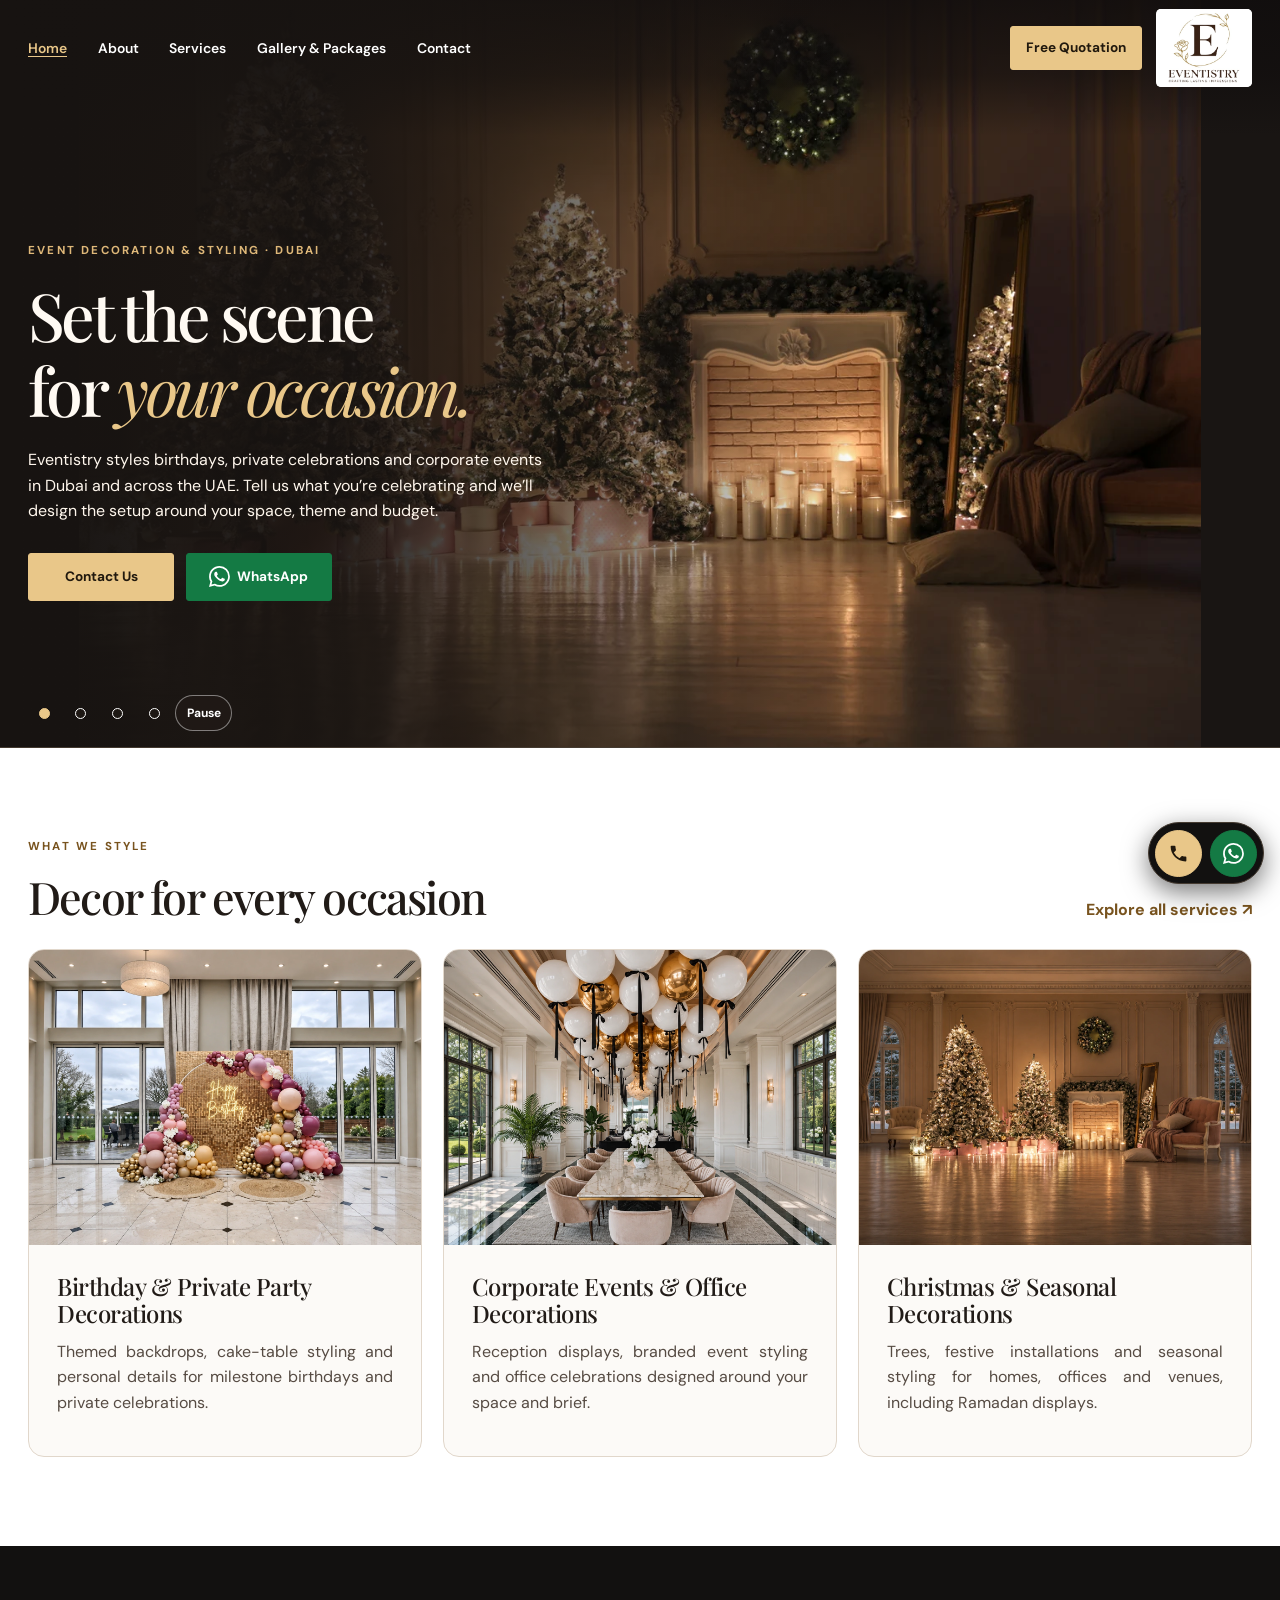
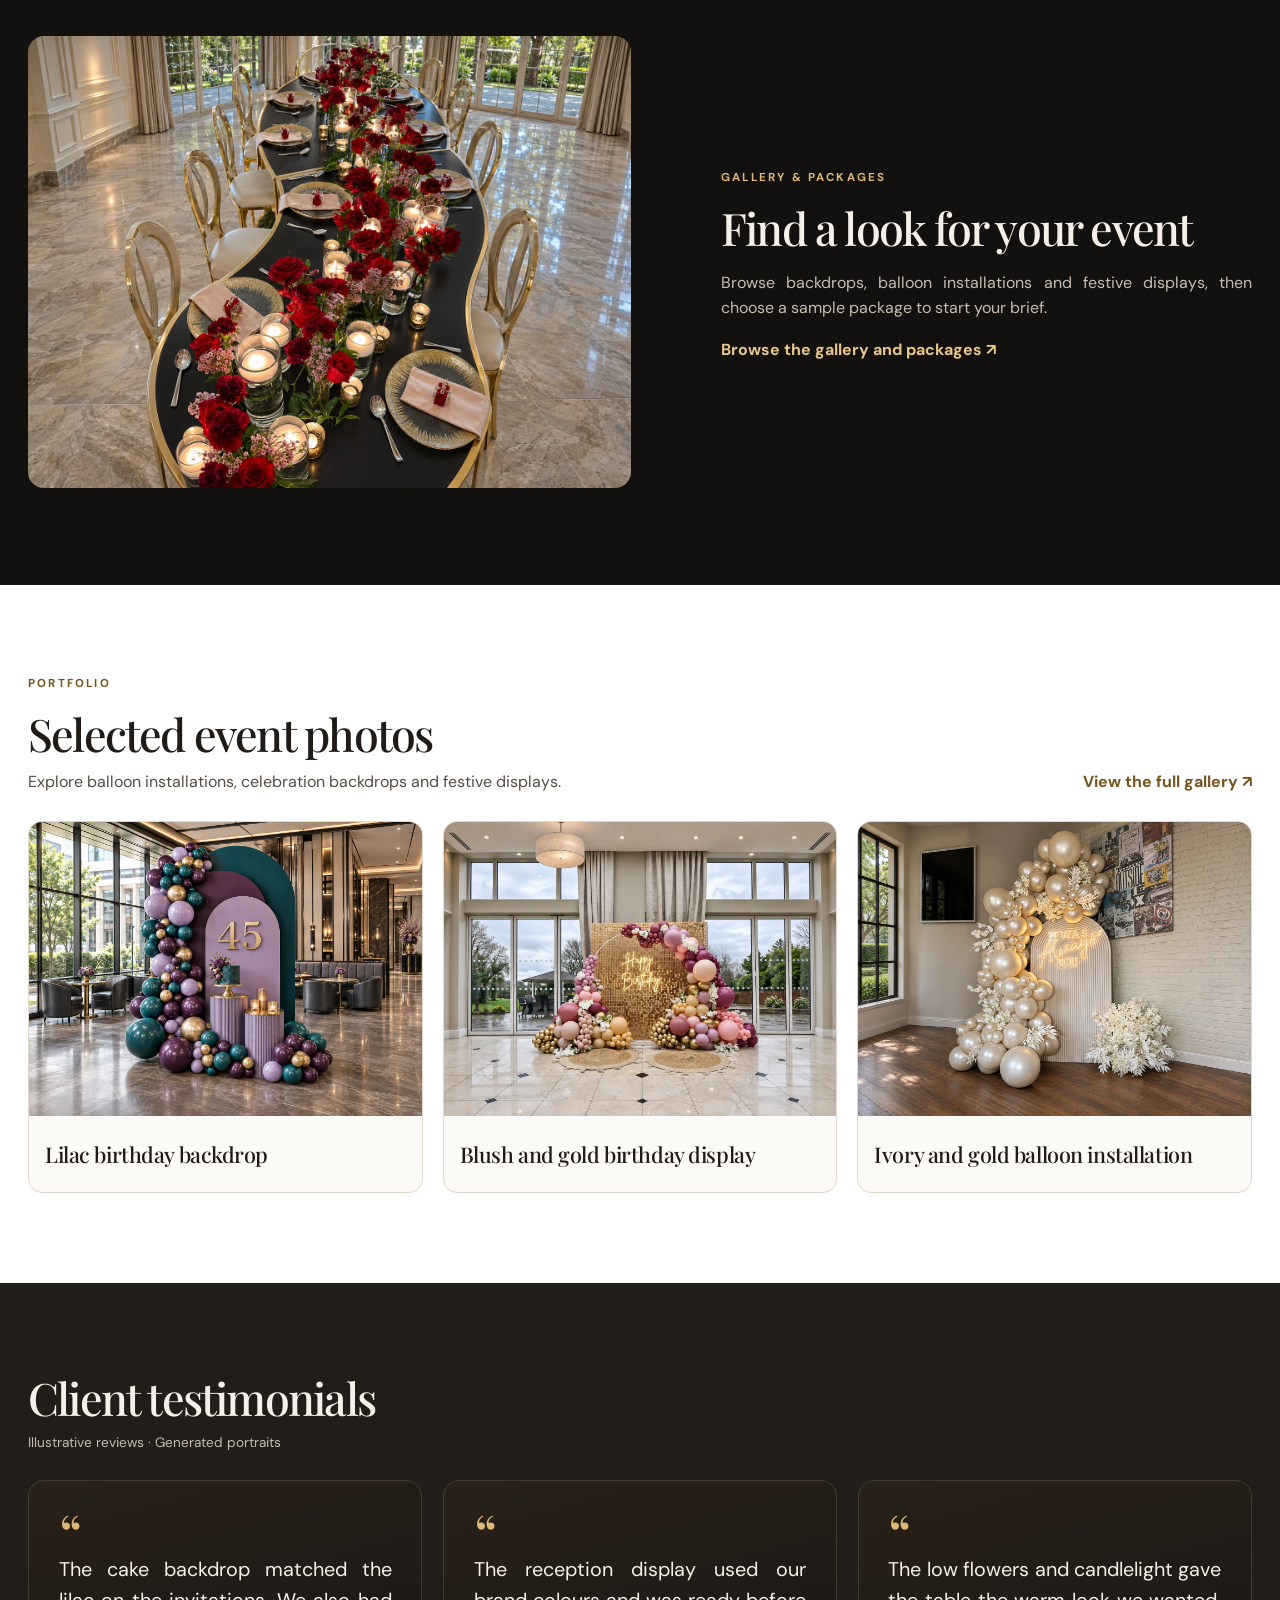
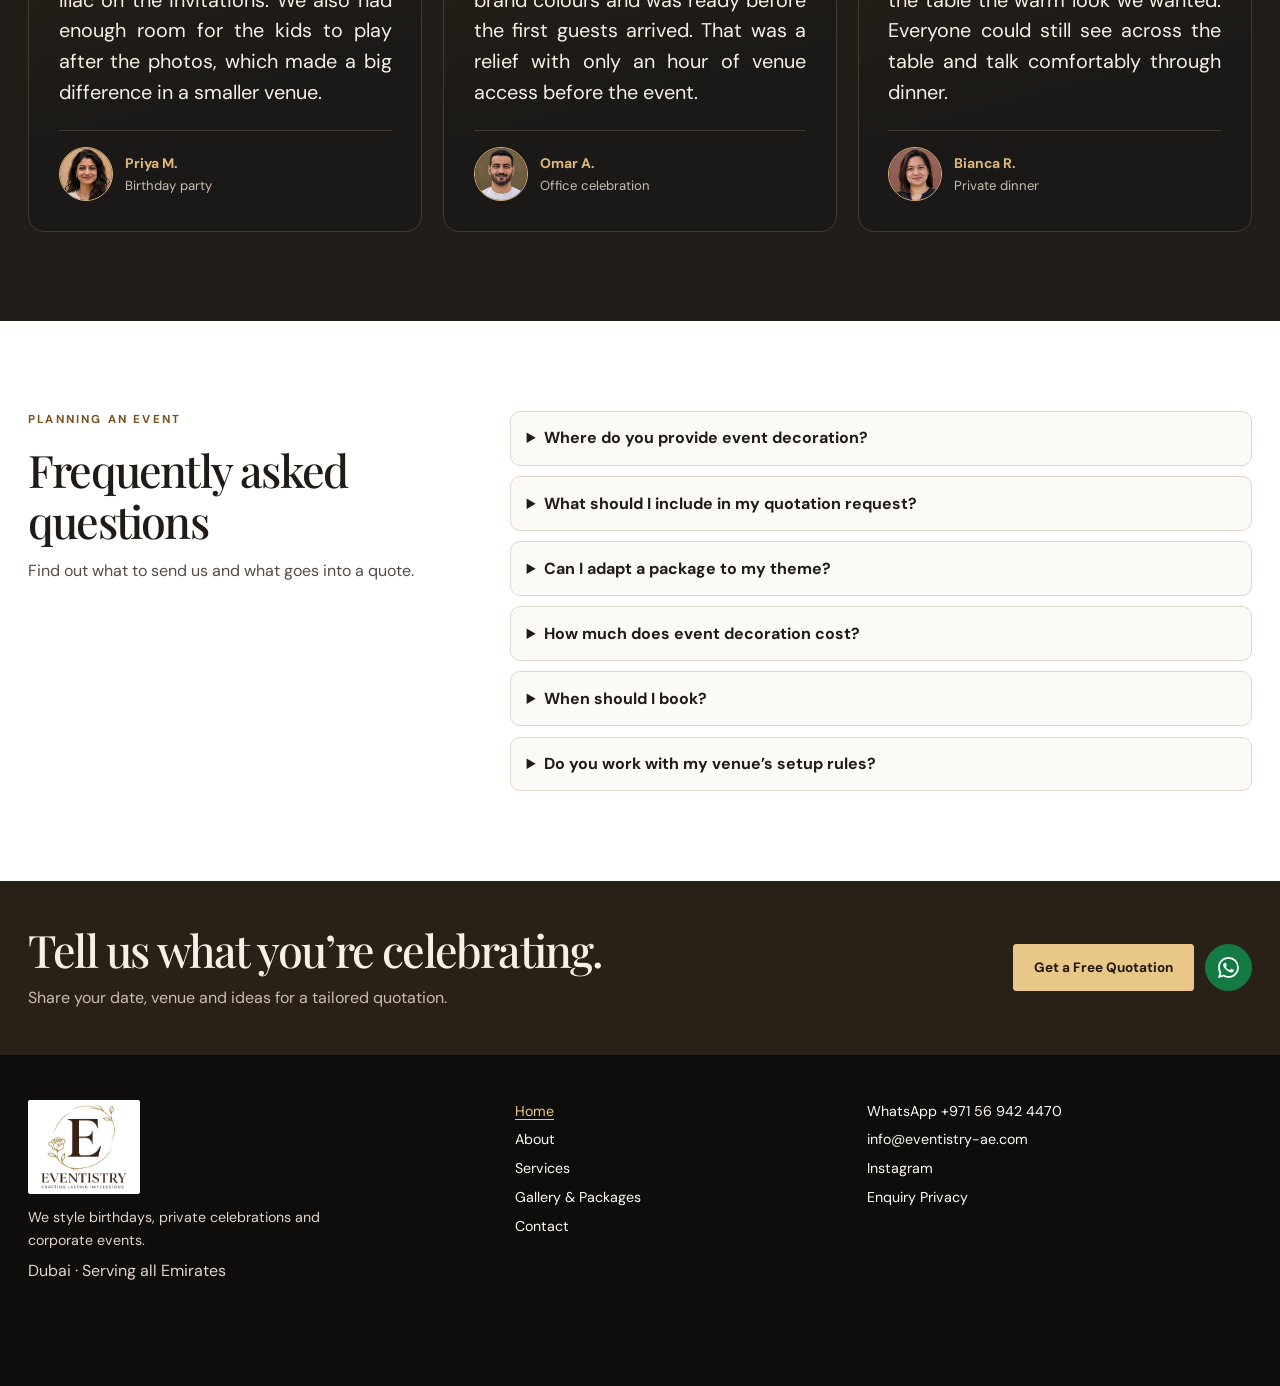
<file: index.html>
<!doctype html>
<html lang="en"><head>
<meta charset="utf-8"><meta name="viewport" content="width=device-width,initial-scale=1">
<title>Event Decoration &amp; Styling in Dubai | Eventistry</title><meta name="description" content="Eventistry designs decorations for birthdays, private celebrations, corporate events and seasonal occasions in Dubai and across the UAE. Request a free quote.">
<meta name="theme-color" content="#121110"><meta name="robots" content="index, follow, max-image-preview:large">
<meta property="og:type" content="website"><meta property="og:site_name" content="Eventistry"><meta property="og:title" content="Event Decoration &amp; Styling in Dubai | Eventistry"><meta property="og:description" content="Eventistry designs decorations for birthdays, private celebrations, corporate events and seasonal occasions in Dubai and across the UAE. Request a free quote."><meta name="twitter:card" content="summary_large_image">

<link rel="icon" href="assets/eventistry-logo.png" type="image/png">
<link rel="preconnect" href="https://fonts.googleapis.com">
<link rel="preconnect" href="https://fonts.gstatic.com" crossorigin>
<link href="https://fonts.googleapis.com/css2?family=DM+Sans:wght@400;500;600;700&family=Playfair+Display:ital,wght@0,400;0,500;0,600;1,400&display=swap" rel="stylesheet">
<link rel="stylesheet" href="css/styles.css?v=24">
<script src="js/site.js?v=8" defer></script>
</head><body class="home-page">
<a class="skip-link" href="#main">Skip to content</a>
<header class="site-header"><div class="shell header-row">
<button type="button" class="menu-toggle" aria-expanded="false" aria-controls="navigation" aria-label="Open menu"><svg viewBox="0 0 24 24" fill="none" stroke="currentColor" stroke-width="1.8" stroke-linecap="round" aria-hidden="true"><path d="M4 6h16M4 12h16M4 18h16"/></svg></button><nav id="navigation" aria-label="Main navigation"><a href="index.html" aria-current="page">Home</a><a href="about.html">About</a><a href="services.html">Services</a><a href="gallery.html">Gallery & Packages</a><a href="contact.html">Contact</a></nav><a class="button" href="contact.html#quotation">Free Quotation</a>
<a class="brand" href="index.html" aria-label="Eventistry home"><img src="assets/eventistry-logo.png" alt="" width="329" height="392"></a>
</div></header>
<main id="main"><section class="hero">
<div class="hero-slides" aria-hidden="true"><picture class="hero-picture is-current" data-slide>
    
    <img src="assets/seasonal.webp" alt="Christmas trees and lights beside a festive fireplace" fetchpriority="high" decoding="async"></picture><picture class="hero-picture hero-picture-portrait" data-slide>
    <source media="(max-width: 620px)" srcset="assets/birthday-45-small.webp">
    <img src="assets/birthday-45.webp" alt="45th birthday backdrop with a gold number and teal and purple balloons" loading="lazy" decoding="async"></picture><picture class="hero-picture" data-slide>
    
    <img src="assets/birthday.webp" alt="Blush and gold display for a private celebration" loading="lazy" decoding="async"></picture><picture class="hero-picture" data-slide>
    
    <img src="assets/corporate.webp" alt="Event table with an overhead balloon installation" loading="lazy" decoding="async"></picture></div>
    <div class="shell hero-controls" aria-label="Banner slideshow" hidden>
    <button type="button" data-slide-button aria-label="Show Christmas trees and lights beside a festive fireplace" aria-pressed="true"></button><button type="button" data-slide-button aria-label="Show 45th birthday backdrop with a gold number and teal and purple balloons" aria-pressed="false"></button><button type="button" data-slide-button aria-label="Show Blush and gold display for a private celebration" aria-pressed="false"></button><button type="button" data-slide-button aria-label="Show Event table with an overhead balloon installation" aria-pressed="false"></button>
    <button type="button" data-slide-pause>Pause</button></div>
<div class="shell hero-inner"><div class="hero-copy"><p class="eyebrow">Event decoration & styling · Dubai</p><h1>Set the scene<br>for <em>your occasion.</em></h1><p>Eventistry styles birthdays, private celebrations and corporate events in Dubai and across the UAE. Tell us what you’re celebrating and we’ll design the setup around your space, theme and budget.</p><div class="actions" data-hero-actions><a class="button" href="tel:+971586629548" aria-label="Contact Us by phone">Contact Us</a><a class="button whatsapp-icon" data-whatsapp href="https://wa.me/971569424470?text=Hello%20Eventistry%2C%20I%20would%20like%20an%20event%20decoration%20quote." aria-label="Chat on WhatsApp" title="Chat on WhatsApp"><svg viewBox="0 0 16 16" aria-hidden="true" fill="currentColor"><path d="M13.601 2.326A7.85 7.85 0 0 0 7.996 0C3.627 0 .068 3.558.064 7.928c0 1.399.366 2.76 1.057 3.965L0 16l4.204-1.102a7.9 7.9 0 0 0 3.788.964h.004c4.37 0 7.928-3.559 7.932-7.928a7.9 7.9 0 0 0-2.327-5.608zM7.996 14.521a6.55 6.55 0 0 1-3.354-.919l-.24-.144-2.493.654.666-2.431-.157-.251a6.57 6.57 0 0 1-1.008-3.502c0-3.632 2.957-6.589 6.59-6.589a6.55 6.55 0 0 1 4.659 1.932 6.56 6.56 0 0 1 1.929 4.662c-.004 3.632-2.961 6.588-6.592 6.588zm3.615-4.917c-.197-.099-1.169-.578-1.351-.644-.181-.066-.313-.099-.445.099-.132.198-.511.643-.626.776-.116.132-.231.149-.429.05-.197-.099-.835-.308-1.59-.981-.588-.524-.985-1.171-1.1-1.369-.115-.198-.012-.305.087-.404.089-.088.197-.231.296-.347.099-.115.132-.197.198-.329.066-.132.033-.248-.017-.347-.049-.099-.445-1.072-.609-1.468-.161-.386-.325-.333-.445-.339l-.38-.007a.73.73 0 0 0-.528.247c-.181.198-.692.677-.692 1.65 0 .973.709 1.914.807 2.046.099.132 1.396 2.132 3.382 2.989.472.204.841.326 1.128.417.474.151.905.13 1.246.079.38-.057 1.169-.479 1.334-.941.165-.462.165-.858.116-.94-.05-.083-.182-.132-.38-.231z"/></svg><span>WhatsApp</span></a></div></div></div>
</section>
<section class="section-light section services-preview"><div class="shell"><div class="section-heading"><div><p class="eyebrow">What we style</p><h2>Decor for every occasion</h2></div><a class="text-link" href="services.html">Explore all services ↗</a></div><div class="card-grid"><article class="service-card"><a data-photo aria-label="Open full photo" href="assets/birthday.webp" class="photo-fill" data-full-photo><img src="assets/birthday-landscape.webp" alt="Birthday &amp; Private Party Decorations" loading="lazy" decoding="async" width="1448" height="1086"></a><div><h3>Birthday &amp; Private Party Decorations</h3><p>Themed backdrops, cake-table styling and personal details for milestone birthdays and private celebrations.</p></div></article><article class="service-card"><a data-photo aria-label="Open full photo" href="assets/corporate.webp" class="photo-fill" data-full-photo><img src="assets/corporate-landscape.webp" alt="Corporate Events &amp; Office Decorations" loading="lazy" decoding="async" width="1448" height="1086"></a><div><h3>Corporate Events &amp; Office Decorations</h3><p>Reception displays, branded event styling and office celebrations designed around your space and brief.</p></div></article><article class="service-card"><a data-photo aria-label="Open full photo" href="assets/seasonal.webp" class="photo-fill" data-full-photo><img src="assets/seasonal-landscape.webp" alt="Christmas &amp; Seasonal Decorations" loading="lazy" decoding="async" width="1448" height="1086"></a><div><h3>Christmas &amp; Seasonal Decorations</h3><p>Trees, festive installations and seasonal styling for homes, offices and venues, including Ramadan displays.</p></div></article></div></div></section>
<section class="section shell gallery-teaser"><div><a data-photo aria-label="Open full photo" href="assets/dinner.webp" class="photo-fill" data-full-photo><img src="assets/dinner-landscape.webp" alt="Layered floral and candlelit event table" loading="lazy" decoding="async" width="1448" height="1086"></a></div><div><p class="eyebrow">Gallery & packages</p><h2>Find a look for your event</h2><p>Browse backdrops, balloon installations and festive displays, then choose a sample package to start your brief.</p><a class="text-link" href="gallery.html">Browse the gallery and packages ↗</a></div></section><div class="section-light"><section class="section shell"><div class="section-heading"><div>
  <p class="eyebrow">Portfolio</p><h2>Selected event photos</h2>
  <p>Explore balloon installations, celebration backdrops and festive displays.</p></div>
  <a class="text-link" href="gallery.html">View the full gallery ↗</a></div>
  <div class="gallery-grid featured-gallery"><figure><a data-photo href="assets/birthday-45.webp"><span class="photo-fill" data-full-photo><img loading="lazy" decoding="async" src="assets/birthday-45-landscape.webp" alt="45th birthday backdrop with teal and purple balloons" width="1448" height="1086"></span></a><figcaption>Lilac birthday backdrop</figcaption></figure><figure><a data-photo href="assets/birthday.webp"><span class="photo-fill" data-full-photo><img loading="lazy" decoding="async" src="assets/birthday-landscape.webp" alt="Blush and gold birthday display" width="1448" height="1086"></span></a><figcaption>Blush and gold birthday display</figcaption></figure><figure><a data-photo href="assets/balloons.webp"><span class="photo-fill" data-full-photo><img loading="lazy" decoding="async" src="assets/balloons-landscape.webp" alt="Ivory and gold balloon installation" width="1448" height="1086"></span></a><figcaption>Ivory and gold balloon installation</figcaption></figure></div></section></div><section class="section services-preview" id="testimonials" aria-labelledby="testimonials-title"><div class="shell">
  <div class="section-heading"><div><h2 id="testimonials-title">Client testimonials</h2><p class="testimonial-note">Illustrative reviews · Generated portraits</p></div></div>
  <div class="testimonial-grid"><figure class="testimonial">
    <span class="testimonial-mark" aria-hidden="true">“</span>
    <blockquote>The cake backdrop matched the lilac on the invitations. We also had enough room for the kids to play after the photos, which made a big difference in a smaller venue.</blockquote>
    <figcaption><img src="assets/review-priya.webp" alt="" loading="lazy" decoding="async" width="54" height="54"><div><strong>Priya M.</strong><span class="testimonial-occasion">Birthday party</span></div></figcaption>
    </figure><figure class="testimonial">
    <span class="testimonial-mark" aria-hidden="true">“</span>
    <blockquote>The reception display used our brand colours and was ready before the first guests arrived. That was a relief with only an hour of venue access before the event.</blockquote>
    <figcaption><img src="assets/review-omar.webp" alt="" loading="lazy" decoding="async" width="54" height="54"><div><strong>Omar A.</strong><span class="testimonial-occasion">Office celebration</span></div></figcaption>
    </figure><figure class="testimonial">
    <span class="testimonial-mark" aria-hidden="true">“</span>
    <blockquote>The low flowers and candlelight gave the table the warm look we wanted. Everyone could still see across the table and talk comfortably through dinner.</blockquote>
    <figcaption><img src="assets/review-bianca.webp" alt="" loading="lazy" decoding="async" width="54" height="54"><div><strong>Bianca R.</strong><span class="testimonial-occasion">Private dinner</span></div></figcaption>
    </figure></div>
  </div></section><div class="section-light"><section class="section shell faq-layout"><div><p class="eyebrow">Planning an event</p><h2>Frequently asked questions</h2><p>Find out what to send us and what goes into a quote.</p></div>
  <div class="faq-list"><details><summary>Where do you provide event decoration?</summary><p>We style events in Dubai and across the UAE. Include your venue or area when you request a quote so we can confirm availability and setup details.</p></details><details><summary>What should I include in my quotation request?</summary><p>Share the date, location, occasion, estimated budget and any colours or themes you have in mind. You can attach reference photos to the form or share them on WhatsApp.</p></details><details><summary>Can I adapt a package to my theme?</summary><p>Yes. Tell us which package you like and which elements you want to add or change. We’ll confirm the scope and price in your quotation.</p></details><details><summary>How much does event decoration cost?</summary><p>The gallery lists celebration package starting prices. The final quote depends on the venue, installation size, materials, custom details and access requirements.</p></details><details><summary>When should I book?</summary><p>Get in touch once you know your date and location. For a last-minute booking, call or WhatsApp us so we can check availability.</p></details><details><summary>Do you work with my venue’s setup rules?</summary><p>Share the venue’s access times, loading instructions and décor restrictions. We’ll discuss the setup plan and any collection requirements as part of your quote.</p></details></div></section></div><section class="callout"><div class="shell callout-row"><div><h2>Tell us what you’re celebrating.</h2><p>Share your date, venue and ideas for a tailored quotation.</p></div><div class="actions"><a class="button" href="contact.html#quotation">Get a Free Quotation</a><a class="button contact-icon whatsapp-icon" data-whatsapp href="https://wa.me/971569424470?text=Hello%20Eventistry%2C%20I%20would%20like%20an%20event%20decoration%20quote." aria-label="Chat on WhatsApp" title="Chat on WhatsApp"><svg viewBox="0 0 16 16" aria-hidden="true" fill="currentColor"><path d="M13.601 2.326A7.85 7.85 0 0 0 7.996 0C3.627 0 .068 3.558.064 7.928c0 1.399.366 2.76 1.057 3.965L0 16l4.204-1.102a7.9 7.9 0 0 0 3.788.964h.004c4.37 0 7.928-3.559 7.932-7.928a7.9 7.9 0 0 0-2.327-5.608zM7.996 14.521a6.55 6.55 0 0 1-3.354-.919l-.24-.144-2.493.654.666-2.431-.157-.251a6.57 6.57 0 0 1-1.008-3.502c0-3.632 2.957-6.589 6.59-6.589a6.55 6.55 0 0 1 4.659 1.932 6.56 6.56 0 0 1 1.929 4.662c-.004 3.632-2.961 6.588-6.592 6.588zm3.615-4.917c-.197-.099-1.169-.578-1.351-.644-.181-.066-.313-.099-.445.099-.132.198-.511.643-.626.776-.116.132-.231.149-.429.05-.197-.099-.835-.308-1.59-.981-.588-.524-.985-1.171-1.1-1.369-.115-.198-.012-.305.087-.404.089-.088.197-.231.296-.347.099-.115.132-.197.198-.329.066-.132.033-.248-.017-.347-.049-.099-.445-1.072-.609-1.468-.161-.386-.325-.333-.445-.339l-.38-.007a.73.73 0 0 0-.528.247c-.181.198-.692.677-.692 1.65 0 .973.709 1.914.807 2.046.099.132 1.396 2.132 3.382 2.989.472.204.841.326 1.128.417.474.151.905.13 1.246.079.38-.057 1.169-.479 1.334-.941.165-.462.165-.858.116-.94-.05-.083-.182-.132-.38-.231z"/></svg></a></div></div></section></main>
<footer class="site-footer"><div class="shell footer-grid"><div><a class="brand footer-brand" href="index.html" aria-label="Eventistry home"><img src="assets/eventistry-logo.png" alt="" width="329" height="392" loading="lazy"></a><p class="footer-description">We style birthdays, private celebrations and corporate events.</p><p>Dubai · Serving all Emirates</p></div><div class="footer-nav"><a href="index.html" aria-current="page">Home</a><a href="about.html">About</a><a href="services.html">Services</a><a href="gallery.html">Gallery & Packages</a><a href="contact.html">Contact</a></div><div class="footer-nav"><a data-whatsapp href="https://wa.me/971569424470">WhatsApp +971 56 942 4470</a><a href="mailto:info@eventistry-ae.com">info@eventistry-ae.com</a><a href="https://www.instagram.com/eventistry_uae/">Instagram</a><a href="privacy.html">Enquiry Privacy</a></div></div></footer>
<aside class="contact-dock" aria-label="Quick contact"><a class="button contact-icon phone-icon" href="tel:+971586629548" aria-label="Call Eventistry" title="Call Eventistry"><svg viewBox="0 0 24 24" aria-hidden="true" fill="currentColor"><path d="M6.6 10.8a15.7 15.7 0 0 0 6.6 6.6l2.2-2.2a1 1 0 0 1 1-.24c1.14.38 2.36.58 3.6.58a1 1 0 0 1 1 1V20a1 1 0 0 1-1 1C10.61 21 3 13.39 3 4a1 1 0 0 1 1-1h3.5a1 1 0 0 1 1 1c0 1.25.2 2.46.58 3.6a1 1 0 0 1-.25 1z"/></svg></a><a class="button contact-icon whatsapp-icon" data-whatsapp href="https://wa.me/971569424470?text=Hello%20Eventistry%2C%20I%20would%20like%20an%20event%20decoration%20quote." aria-label="Chat on WhatsApp" title="Chat on WhatsApp"><svg viewBox="0 0 16 16" aria-hidden="true" fill="currentColor"><path d="M13.601 2.326A7.85 7.85 0 0 0 7.996 0C3.627 0 .068 3.558.064 7.928c0 1.399.366 2.76 1.057 3.965L0 16l4.204-1.102a7.9 7.9 0 0 0 3.788.964h.004c4.37 0 7.928-3.559 7.932-7.928a7.9 7.9 0 0 0-2.327-5.608zM7.996 14.521a6.55 6.55 0 0 1-3.354-.919l-.24-.144-2.493.654.666-2.431-.157-.251a6.57 6.57 0 0 1-1.008-3.502c0-3.632 2.957-6.589 6.59-6.589a6.55 6.55 0 0 1 4.659 1.932 6.56 6.56 0 0 1 1.929 4.662c-.004 3.632-2.961 6.588-6.592 6.588zm3.615-4.917c-.197-.099-1.169-.578-1.351-.644-.181-.066-.313-.099-.445.099-.132.198-.511.643-.626.776-.116.132-.231.149-.429.05-.197-.099-.835-.308-1.59-.981-.588-.524-.985-1.171-1.1-1.369-.115-.198-.012-.305.087-.404.089-.088.197-.231.296-.347.099-.115.132-.197.198-.329.066-.132.033-.248-.017-.347-.049-.099-.445-1.072-.609-1.468-.161-.386-.325-.333-.445-.339l-.38-.007a.73.73 0 0 0-.528.247c-.181.198-.692.677-.692 1.65 0 .973.709 1.914.807 2.046.099.132 1.396 2.132 3.382 2.989.472.204.841.326 1.128.417.474.151.905.13 1.246.079.38-.057 1.169-.479 1.334-.941.165-.462.165-.858.116-.94-.05-.083-.182-.132-.38-.231z"/></svg></a></aside>
<dialog class="lightbox" aria-label="Project photo"><button type="button" class="close-photo" aria-label="Close photo">×</button><img alt=""></dialog>
<script src="js/quote.js" defer></script>
</body></html>
</file>
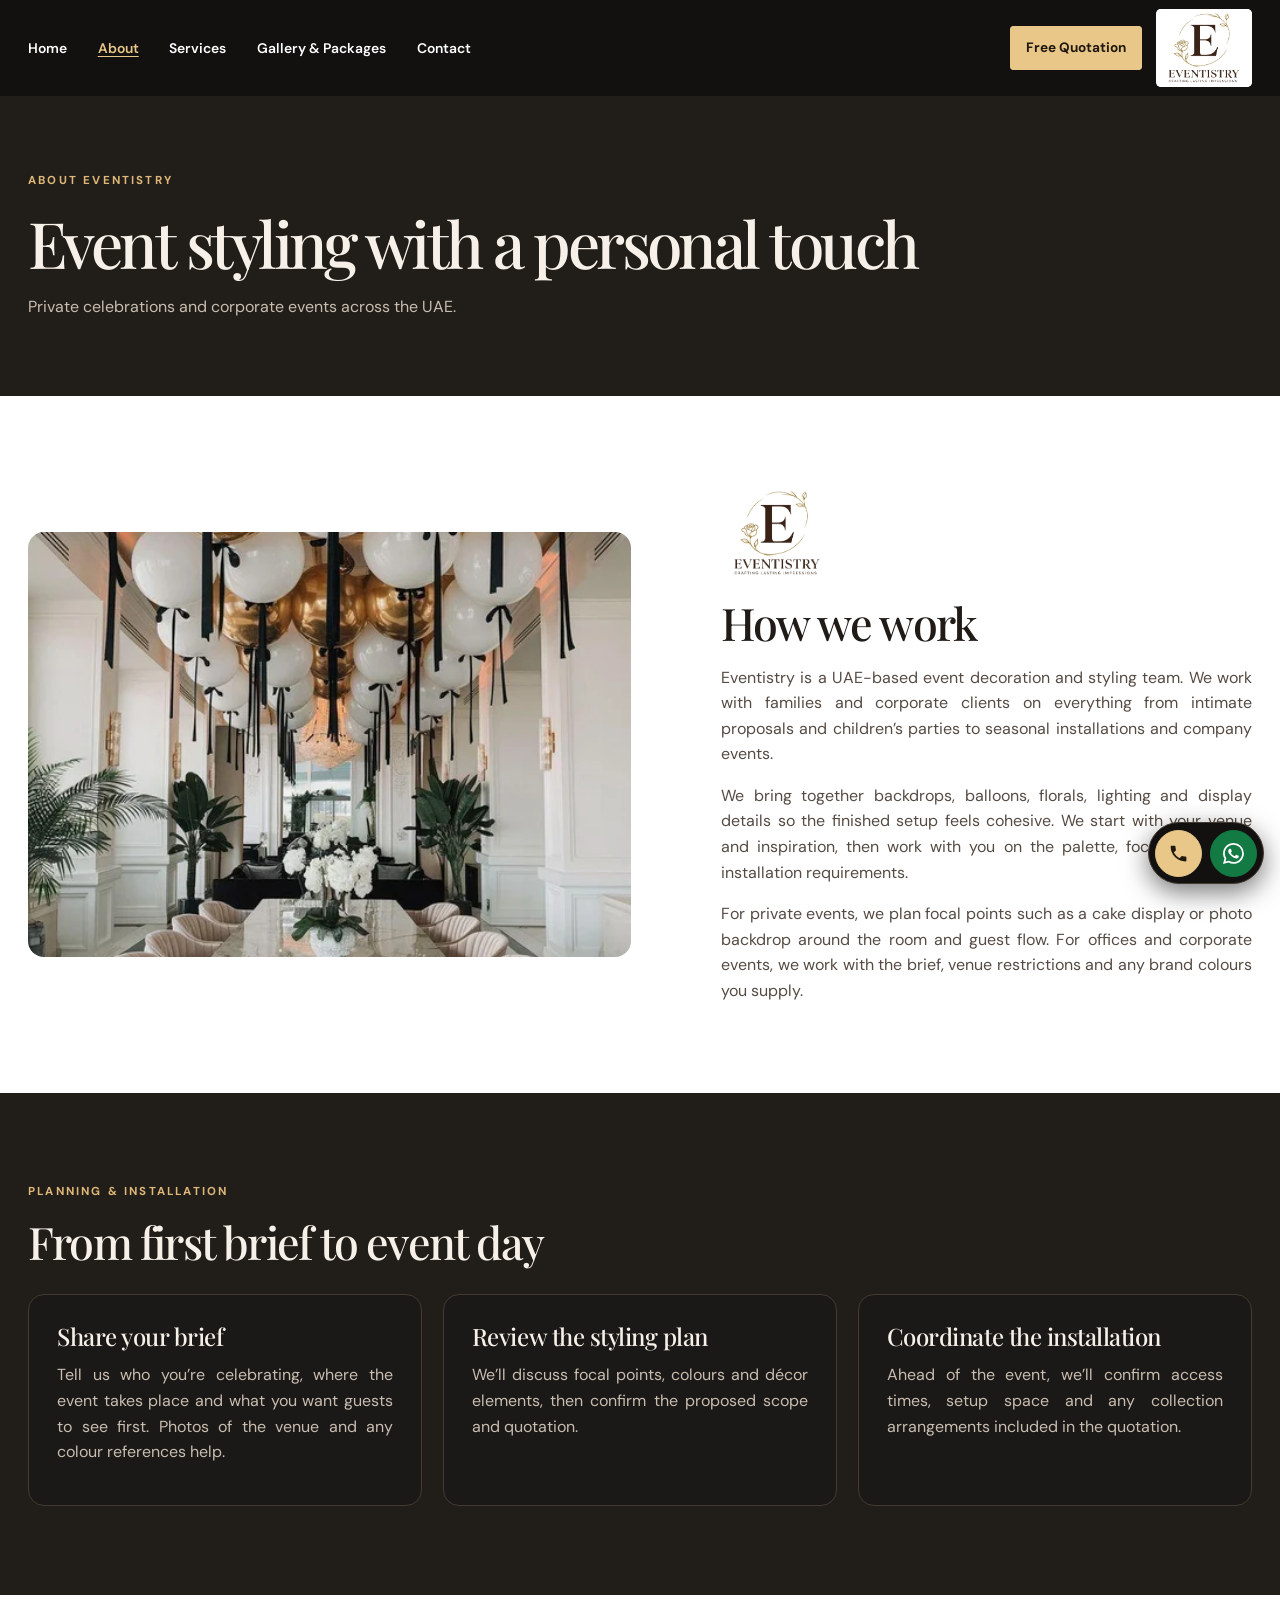
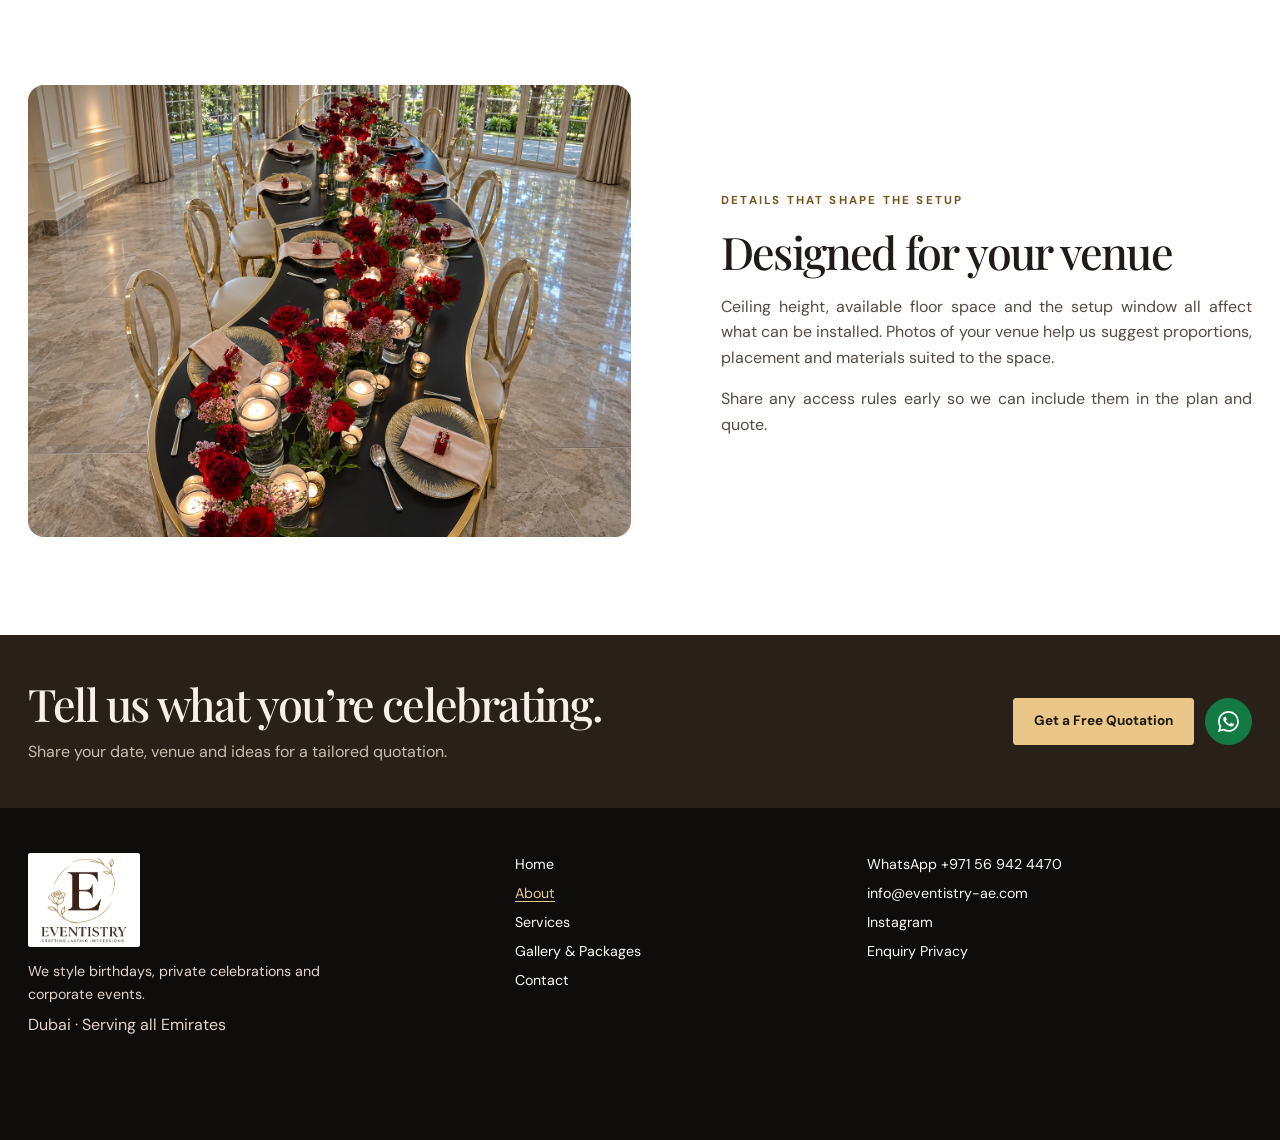
<file: about.html>
<!doctype html>
<html lang="en"><head>
<meta charset="utf-8"><meta name="viewport" content="width=device-width,initial-scale=1">
<title>About Eventistry | Eventistry</title><meta name="description" content="Meet the UAE event styling team behind Eventistry’s birthdays, private parties, corporate decorations and seasonal installations.">
<meta name="theme-color" content="#121110"><meta name="robots" content="index, follow, max-image-preview:large">
<meta property="og:type" content="website"><meta property="og:site_name" content="Eventistry"><meta property="og:title" content="About Eventistry | Eventistry"><meta property="og:description" content="Meet the UAE event styling team behind Eventistry’s birthdays, private parties, corporate decorations and seasonal installations."><meta name="twitter:card" content="summary_large_image">

<link rel="icon" href="assets/eventistry-logo.png" type="image/png">
<link rel="preconnect" href="https://fonts.googleapis.com">
<link rel="preconnect" href="https://fonts.gstatic.com" crossorigin>
<link href="https://fonts.googleapis.com/css2?family=DM+Sans:wght@400;500;600;700&family=Playfair+Display:ital,wght@0,400;0,500;0,600;1,400&display=swap" rel="stylesheet">
<link rel="stylesheet" href="css/styles.css?v=24">
<script src="js/site.js?v=8" defer></script>
</head><body>
<a class="skip-link" href="#main">Skip to content</a>
<header class="site-header"><div class="shell header-row">
<button type="button" class="menu-toggle" aria-expanded="false" aria-controls="navigation" aria-label="Open menu"><svg viewBox="0 0 24 24" fill="none" stroke="currentColor" stroke-width="1.8" stroke-linecap="round" aria-hidden="true"><path d="M4 6h16M4 12h16M4 18h16"/></svg></button><nav id="navigation" aria-label="Main navigation"><a href="index.html">Home</a><a href="about.html" aria-current="page">About</a><a href="services.html">Services</a><a href="gallery.html">Gallery & Packages</a><a href="contact.html">Contact</a></nav><a class="button" href="contact.html#quotation">Free Quotation</a>
<a class="brand" href="index.html" aria-label="Eventistry home"><img src="assets/eventistry-logo.png" alt="" width="329" height="392"></a>
</div></header>
<main id="main"><section class="page-head"><div class="shell"><p class="eyebrow">About Eventistry</p><h1>Event styling with a personal touch</h1><p>Private celebrations and corporate events across the UAE.</p></div></section><div class="section-light"><section class="shell section gallery-teaser"><div><img src="assets/corporate.webp" alt="Styled event table with overhead balloons" fetchpriority="high" decoding="async"></div><div><span class="brand about-logo"><img src="assets/eventistry-logo.png" alt="Eventistry · Crafting lasting impressions" width="329" height="392" loading="lazy"></span><h2>How we work</h2><p>Eventistry is a UAE-based event decoration and styling team. We work with families and corporate clients on everything from intimate proposals and children’s parties to seasonal installations and company events.</p><p>We bring together backdrops, balloons, florals, lighting and display details so the finished setup feels cohesive. We start with your venue and inspiration, then work with you on the palette, focal points and installation requirements.</p><p>For private events, we plan focal points such as a cake display or photo backdrop around the room and guest flow. For offices and corporate events, we work with the brief, venue restrictions and any brand colours you supply.</p></div></section></div>
<section class="section services-preview"><div class="shell"><div class="section-heading"><div><p class="eyebrow">Planning & installation</p><h2>From first brief to event day</h2></div></div>
  <ol class="card-grid process-list"><li class="package"><h3>Share your brief</h3><p>Tell us who you’re celebrating, where the event takes place and what you want guests to see first. Photos of the venue and any colour references help.</p></li><li class="package"><h3>Review the styling plan</h3><p>We’ll discuss focal points, colours and décor elements, then confirm the proposed scope and quotation.</p></li><li class="package"><h3>Coordinate the installation</h3><p>Ahead of the event, we’ll confirm access times, setup space and any collection arrangements included in the quotation.</p></li></ol></div></section><div class="section-light"><section class="section shell gallery-teaser"><div><a data-photo aria-label="Open full photo" href="assets/dinner.webp" class="photo-fill" data-full-photo><img src="assets/dinner-landscape.webp" alt="Candlelit table with layered florals" loading="lazy" decoding="async" width="1448" height="1086"></a></div><div><p class="eyebrow">Details that shape the setup</p><h2>Designed for your venue</h2><p>Ceiling height, available floor space and the setup window all affect what can be installed. Photos of your venue help us suggest proportions, placement and materials suited to the space.</p><p>Share any access rules early so we can include them in the plan and quote.</p></div></section></div><section class="callout"><div class="shell callout-row"><div><h2>Tell us what you’re celebrating.</h2><p>Share your date, venue and ideas for a tailored quotation.</p></div><div class="actions"><a class="button" href="contact.html#quotation">Get a Free Quotation</a><a class="button contact-icon whatsapp-icon" data-whatsapp href="https://wa.me/971569424470?text=Hello%20Eventistry%2C%20I%20would%20like%20an%20event%20decoration%20quote." aria-label="Chat on WhatsApp" title="Chat on WhatsApp"><svg viewBox="0 0 16 16" aria-hidden="true" fill="currentColor"><path d="M13.601 2.326A7.85 7.85 0 0 0 7.996 0C3.627 0 .068 3.558.064 7.928c0 1.399.366 2.76 1.057 3.965L0 16l4.204-1.102a7.9 7.9 0 0 0 3.788.964h.004c4.37 0 7.928-3.559 7.932-7.928a7.9 7.9 0 0 0-2.327-5.608zM7.996 14.521a6.55 6.55 0 0 1-3.354-.919l-.24-.144-2.493.654.666-2.431-.157-.251a6.57 6.57 0 0 1-1.008-3.502c0-3.632 2.957-6.589 6.59-6.589a6.55 6.55 0 0 1 4.659 1.932 6.56 6.56 0 0 1 1.929 4.662c-.004 3.632-2.961 6.588-6.592 6.588zm3.615-4.917c-.197-.099-1.169-.578-1.351-.644-.181-.066-.313-.099-.445.099-.132.198-.511.643-.626.776-.116.132-.231.149-.429.05-.197-.099-.835-.308-1.59-.981-.588-.524-.985-1.171-1.1-1.369-.115-.198-.012-.305.087-.404.089-.088.197-.231.296-.347.099-.115.132-.197.198-.329.066-.132.033-.248-.017-.347-.049-.099-.445-1.072-.609-1.468-.161-.386-.325-.333-.445-.339l-.38-.007a.73.73 0 0 0-.528.247c-.181.198-.692.677-.692 1.65 0 .973.709 1.914.807 2.046.099.132 1.396 2.132 3.382 2.989.472.204.841.326 1.128.417.474.151.905.13 1.246.079.38-.057 1.169-.479 1.334-.941.165-.462.165-.858.116-.94-.05-.083-.182-.132-.38-.231z"/></svg></a></div></div></section></main>
<footer class="site-footer"><div class="shell footer-grid"><div><a class="brand footer-brand" href="index.html" aria-label="Eventistry home"><img src="assets/eventistry-logo.png" alt="" width="329" height="392" loading="lazy"></a><p class="footer-description">We style birthdays, private celebrations and corporate events.</p><p>Dubai · Serving all Emirates</p></div><div class="footer-nav"><a href="index.html">Home</a><a href="about.html" aria-current="page">About</a><a href="services.html">Services</a><a href="gallery.html">Gallery & Packages</a><a href="contact.html">Contact</a></div><div class="footer-nav"><a data-whatsapp href="https://wa.me/971569424470">WhatsApp +971 56 942 4470</a><a href="mailto:info@eventistry-ae.com">info@eventistry-ae.com</a><a href="https://www.instagram.com/eventistry_uae/">Instagram</a><a href="privacy.html">Enquiry Privacy</a></div></div></footer>
<aside class="contact-dock" aria-label="Quick contact"><a class="button contact-icon phone-icon" href="tel:+971586629548" aria-label="Call Eventistry" title="Call Eventistry"><svg viewBox="0 0 24 24" aria-hidden="true" fill="currentColor"><path d="M6.6 10.8a15.7 15.7 0 0 0 6.6 6.6l2.2-2.2a1 1 0 0 1 1-.24c1.14.38 2.36.58 3.6.58a1 1 0 0 1 1 1V20a1 1 0 0 1-1 1C10.61 21 3 13.39 3 4a1 1 0 0 1 1-1h3.5a1 1 0 0 1 1 1c0 1.25.2 2.46.58 3.6a1 1 0 0 1-.25 1z"/></svg></a><a class="button contact-icon whatsapp-icon" data-whatsapp href="https://wa.me/971569424470?text=Hello%20Eventistry%2C%20I%20would%20like%20an%20event%20decoration%20quote." aria-label="Chat on WhatsApp" title="Chat on WhatsApp"><svg viewBox="0 0 16 16" aria-hidden="true" fill="currentColor"><path d="M13.601 2.326A7.85 7.85 0 0 0 7.996 0C3.627 0 .068 3.558.064 7.928c0 1.399.366 2.76 1.057 3.965L0 16l4.204-1.102a7.9 7.9 0 0 0 3.788.964h.004c4.37 0 7.928-3.559 7.932-7.928a7.9 7.9 0 0 0-2.327-5.608zM7.996 14.521a6.55 6.55 0 0 1-3.354-.919l-.24-.144-2.493.654.666-2.431-.157-.251a6.57 6.57 0 0 1-1.008-3.502c0-3.632 2.957-6.589 6.59-6.589a6.55 6.55 0 0 1 4.659 1.932 6.56 6.56 0 0 1 1.929 4.662c-.004 3.632-2.961 6.588-6.592 6.588zm3.615-4.917c-.197-.099-1.169-.578-1.351-.644-.181-.066-.313-.099-.445.099-.132.198-.511.643-.626.776-.116.132-.231.149-.429.05-.197-.099-.835-.308-1.59-.981-.588-.524-.985-1.171-1.1-1.369-.115-.198-.012-.305.087-.404.089-.088.197-.231.296-.347.099-.115.132-.197.198-.329.066-.132.033-.248-.017-.347-.049-.099-.445-1.072-.609-1.468-.161-.386-.325-.333-.445-.339l-.38-.007a.73.73 0 0 0-.528.247c-.181.198-.692.677-.692 1.65 0 .973.709 1.914.807 2.046.099.132 1.396 2.132 3.382 2.989.472.204.841.326 1.128.417.474.151.905.13 1.246.079.38-.057 1.169-.479 1.334-.941.165-.462.165-.858.116-.94-.05-.083-.182-.132-.38-.231z"/></svg></a></aside>
<dialog class="lightbox" aria-label="Project photo"><button type="button" class="close-photo" aria-label="Close photo">×</button><img alt=""></dialog>
<script src="js/quote.js" defer></script>
</body></html>
</file>
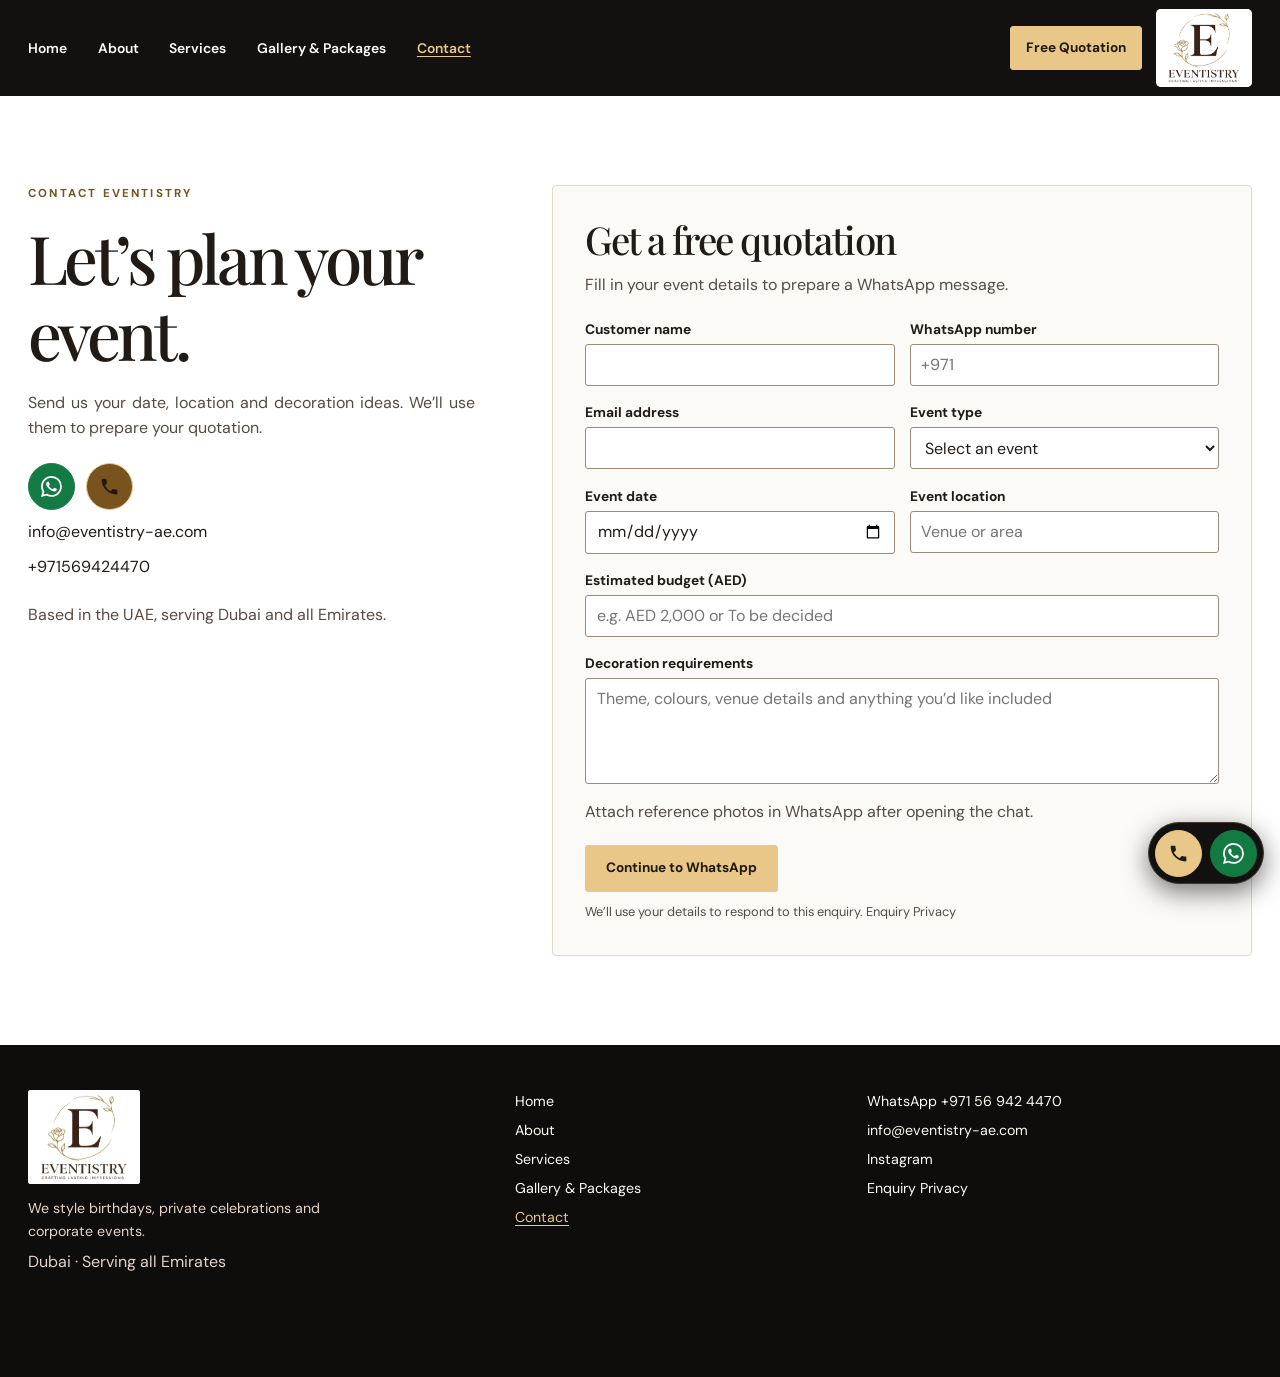
<file: contact.html>
<!doctype html>
<html lang="en"><head>
<meta charset="utf-8"><meta name="viewport" content="width=device-width,initial-scale=1">
<title>Contact &amp; Request a Free Quotation | Eventistry</title><meta name="description" content="Get a free event decoration quotation from Eventistry. Share your event date, venue, budget and inspiration, or message us on WhatsApp.">
<meta name="theme-color" content="#121110"><meta name="robots" content="index, follow, max-image-preview:large">
<meta property="og:type" content="website"><meta property="og:site_name" content="Eventistry"><meta property="og:title" content="Contact &amp; Request a Free Quotation | Eventistry"><meta property="og:description" content="Get a free event decoration quotation from Eventistry. Share your event date, venue, budget and inspiration, or message us on WhatsApp."><meta name="twitter:card" content="summary_large_image">

<link rel="icon" href="assets/eventistry-logo.png" type="image/png">
<link rel="preconnect" href="https://fonts.googleapis.com">
<link rel="preconnect" href="https://fonts.gstatic.com" crossorigin>
<link href="https://fonts.googleapis.com/css2?family=DM+Sans:wght@400;500;600;700&family=Playfair+Display:ital,wght@0,400;0,500;0,600;1,400&display=swap" rel="stylesheet">
<link rel="stylesheet" href="css/styles.css?v=24">
<script src="js/site.js?v=8" defer></script>
</head><body>
<a class="skip-link" href="#main">Skip to content</a>
<header class="site-header"><div class="shell header-row">
<button type="button" class="menu-toggle" aria-expanded="false" aria-controls="navigation" aria-label="Open menu"><svg viewBox="0 0 24 24" fill="none" stroke="currentColor" stroke-width="1.8" stroke-linecap="round" aria-hidden="true"><path d="M4 6h16M4 12h16M4 18h16"/></svg></button><nav id="navigation" aria-label="Main navigation"><a href="index.html">Home</a><a href="about.html">About</a><a href="services.html">Services</a><a href="gallery.html">Gallery & Packages</a><a href="contact.html" aria-current="page">Contact</a></nav><a class="button" href="contact.html#quotation">Free Quotation</a>
<a class="brand" href="index.html" aria-label="Eventistry home"><img src="assets/eventistry-logo.png" alt="" width="329" height="392"></a>
</div></header>
<main id="main" class="section-light"><section class="shell section quote-layout"><div class="quote-intro"><p class="eyebrow">Contact Eventistry</p><h1>Let’s plan your event.</h1><p>Send us your date, location and decoration ideas. We’ll use them to prepare your quotation.</p><div class="contact-links"><div class="actions"><a class="button contact-icon whatsapp-icon" data-whatsapp href="https://wa.me/971569424470?text=Hello%20Eventistry%2C%20I%20would%20like%20an%20event%20decoration%20quote." aria-label="Chat on WhatsApp" title="Chat on WhatsApp"><svg viewBox="0 0 16 16" aria-hidden="true" fill="currentColor"><path d="M13.601 2.326A7.85 7.85 0 0 0 7.996 0C3.627 0 .068 3.558.064 7.928c0 1.399.366 2.76 1.057 3.965L0 16l4.204-1.102a7.9 7.9 0 0 0 3.788.964h.004c4.37 0 7.928-3.559 7.932-7.928a7.9 7.9 0 0 0-2.327-5.608zM7.996 14.521a6.55 6.55 0 0 1-3.354-.919l-.24-.144-2.493.654.666-2.431-.157-.251a6.57 6.57 0 0 1-1.008-3.502c0-3.632 2.957-6.589 6.59-6.589a6.55 6.55 0 0 1 4.659 1.932 6.56 6.56 0 0 1 1.929 4.662c-.004 3.632-2.961 6.588-6.592 6.588zm3.615-4.917c-.197-.099-1.169-.578-1.351-.644-.181-.066-.313-.099-.445.099-.132.198-.511.643-.626.776-.116.132-.231.149-.429.05-.197-.099-.835-.308-1.59-.981-.588-.524-.985-1.171-1.1-1.369-.115-.198-.012-.305.087-.404.089-.088.197-.231.296-.347.099-.115.132-.197.198-.329.066-.132.033-.248-.017-.347-.049-.099-.445-1.072-.609-1.468-.161-.386-.325-.333-.445-.339l-.38-.007a.73.73 0 0 0-.528.247c-.181.198-.692.677-.692 1.65 0 .973.709 1.914.807 2.046.099.132 1.396 2.132 3.382 2.989.472.204.841.326 1.128.417.474.151.905.13 1.246.079.38-.057 1.169-.479 1.334-.941.165-.462.165-.858.116-.94-.05-.083-.182-.132-.38-.231z"/></svg></a><a class="button contact-icon phone-icon" href="tel:+971569424470" aria-label="Call Eventistry" title="Call Eventistry"><svg viewBox="0 0 24 24" aria-hidden="true" fill="currentColor"><path d="M6.6 10.8a15.7 15.7 0 0 0 6.6 6.6l2.2-2.2a1 1 0 0 1 1-.24c1.14.38 2.36.58 3.6.58a1 1 0 0 1 1 1V20a1 1 0 0 1-1 1C10.61 21 3 13.39 3 4a1 1 0 0 1 1-1h3.5a1 1 0 0 1 1 1c0 1.25.2 2.46.58 3.6a1 1 0 0 1-.25 1z"/></svg></a></div><a href="mailto:info@eventistry-ae.com">info@eventistry-ae.com</a><a href="tel:+971569424470">+971569424470</a></div><p>Based in the UAE, serving Dubai and all Emirates.</p></div><section id="quotation" class="form-card">
<h2>Get a free quotation</h2><p>Fill in your event details to prepare a WhatsApp message.</p>

<noscript><p><a href="https://wa.me/971569424470">Open Eventistry on WhatsApp</a></p></noscript>
<form hidden data-whatsapp-form data-recipient="971569424470" action="https://wa.me/971569424470" method="get">
<input type="hidden" name="source" value="website">
<input type="hidden" name="package" value="">


<div class="form-grid">
<label>Customer name <input name="name" autocomplete="name" required maxlength="120" value=""></label>
<label>WhatsApp number <input name="phone" type="tel" autocomplete="tel" placeholder="+971" required maxlength="35" value=""></label>
<label>Email address <input name="email" type="email" autocomplete="email" required maxlength="180" value=""></label>
<label>Event type <select name="event" required><option value="">Select an event</option><option>Birthday or private party</option><option>Balloon decoration</option><option>Baby shower or gender reveal</option><option>Corporate or office event</option><option>Christmas or seasonal event</option><option>Custom event styling</option></select></label>
<label>Event date <input name="date" type="date" required value=""></label>
<label>Event location <input name="location" placeholder="Venue or area" required maxlength="200" value=""></label>
<label class="wide">Estimated budget (AED) <input name="budget" placeholder="e.g. AED 2,000 or To be decided" required maxlength="80" value=""></label>
<label class="wide">Decoration requirements <textarea name="requirements" rows="4" required maxlength="2400" placeholder="Theme, colours, venue details and anything you’d like included"></textarea></label>
<p class="wide">Attach reference photos in WhatsApp after opening the chat.</p>
</div><button class="button" type="submit">Continue to WhatsApp</button><p class="form-note">We’ll use your details to respond to this enquiry. <a href="privacy.html">Enquiry Privacy</a></p>
</form></section></section></main>
<footer class="site-footer"><div class="shell footer-grid"><div><a class="brand footer-brand" href="index.html" aria-label="Eventistry home"><img src="assets/eventistry-logo.png" alt="" width="329" height="392" loading="lazy"></a><p class="footer-description">We style birthdays, private celebrations and corporate events.</p><p>Dubai · Serving all Emirates</p></div><div class="footer-nav"><a href="index.html">Home</a><a href="about.html">About</a><a href="services.html">Services</a><a href="gallery.html">Gallery & Packages</a><a href="contact.html" aria-current="page">Contact</a></div><div class="footer-nav"><a data-whatsapp href="https://wa.me/971569424470">WhatsApp +971 56 942 4470</a><a href="mailto:info@eventistry-ae.com">info@eventistry-ae.com</a><a href="https://www.instagram.com/eventistry_uae/">Instagram</a><a href="privacy.html">Enquiry Privacy</a></div></div></footer>
<aside class="contact-dock" aria-label="Quick contact"><a class="button contact-icon phone-icon" href="tel:+971569424470" aria-label="Call Eventistry" title="Call Eventistry"><svg viewBox="0 0 24 24" aria-hidden="true" fill="currentColor"><path d="M6.6 10.8a15.7 15.7 0 0 0 6.6 6.6l2.2-2.2a1 1 0 0 1 1-.24c1.14.38 2.36.58 3.6.58a1 1 0 0 1 1 1V20a1 1 0 0 1-1 1C10.61 21 3 13.39 3 4a1 1 0 0 1 1-1h3.5a1 1 0 0 1 1 1c0 1.25.2 2.46.58 3.6a1 1 0 0 1-.25 1z"/></svg></a><a class="button contact-icon whatsapp-icon" data-whatsapp href="https://wa.me/971569424470?text=Hello%20Eventistry%2C%20I%20would%20like%20an%20event%20decoration%20quote." aria-label="Chat on WhatsApp" title="Chat on WhatsApp"><svg viewBox="0 0 16 16" aria-hidden="true" fill="currentColor"><path d="M13.601 2.326A7.85 7.85 0 0 0 7.996 0C3.627 0 .068 3.558.064 7.928c0 1.399.366 2.76 1.057 3.965L0 16l4.204-1.102a7.9 7.9 0 0 0 3.788.964h.004c4.37 0 7.928-3.559 7.932-7.928a7.9 7.9 0 0 0-2.327-5.608zM7.996 14.521a6.55 6.55 0 0 1-3.354-.919l-.24-.144-2.493.654.666-2.431-.157-.251a6.57 6.57 0 0 1-1.008-3.502c0-3.632 2.957-6.589 6.59-6.589a6.55 6.55 0 0 1 4.659 1.932 6.56 6.56 0 0 1 1.929 4.662c-.004 3.632-2.961 6.588-6.592 6.588zm3.615-4.917c-.197-.099-1.169-.578-1.351-.644-.181-.066-.313-.099-.445.099-.132.198-.511.643-.626.776-.116.132-.231.149-.429.05-.197-.099-.835-.308-1.59-.981-.588-.524-.985-1.171-1.1-1.369-.115-.198-.012-.305.087-.404.089-.088.197-.231.296-.347.099-.115.132-.197.198-.329.066-.132.033-.248-.017-.347-.049-.099-.445-1.072-.609-1.468-.161-.386-.325-.333-.445-.339l-.38-.007a.73.73 0 0 0-.528.247c-.181.198-.692.677-.692 1.65 0 .973.709 1.914.807 2.046.099.132 1.396 2.132 3.382 2.989.472.204.841.326 1.128.417.474.151.905.13 1.246.079.38-.057 1.169-.479 1.334-.941.165-.462.165-.858.116-.94-.05-.083-.182-.132-.38-.231z"/></svg></a></aside>
<dialog class="lightbox" aria-label="Project photo"><button type="button" class="close-photo" aria-label="Close photo">×</button><img alt=""></dialog>
<script src="js/quote.js" defer></script>
</body></html>
</file>
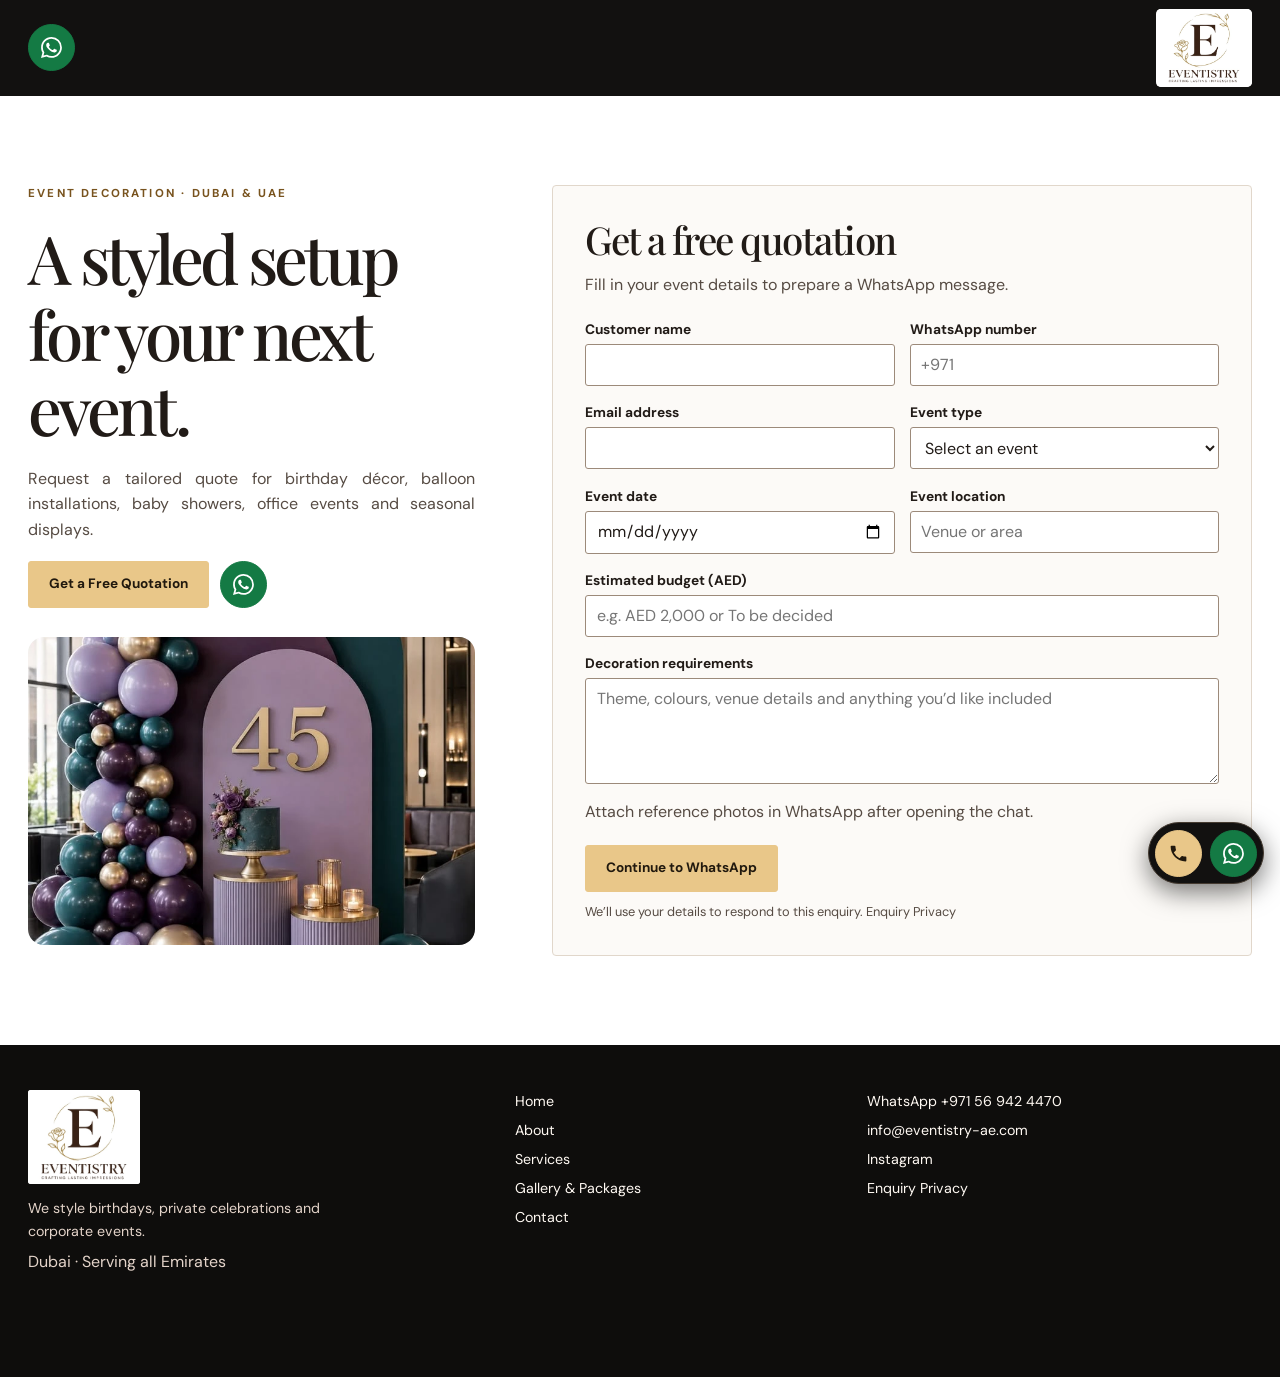
<file: event-decoration-dubai.html>
<!doctype html>
<html lang="en"><head>
<meta charset="utf-8"><meta name="viewport" content="width=device-width,initial-scale=1">
<title>Get a Free Event Decoration Quote in Dubai | Eventistry</title><meta name="description" content="Planning an event in Dubai? Request a tailored decoration quote for your party, baby shower, office celebration or seasonal event.">
<meta name="theme-color" content="#121110"><meta name="robots" content="index, follow, max-image-preview:large">
<meta property="og:type" content="website"><meta property="og:site_name" content="Eventistry"><meta property="og:title" content="Get a Free Event Decoration Quote in Dubai | Eventistry"><meta property="og:description" content="Planning an event in Dubai? Request a tailored decoration quote for your party, baby shower, office celebration or seasonal event."><meta name="twitter:card" content="summary_large_image">

<link rel="icon" href="assets/eventistry-logo.png" type="image/png">
<link rel="preconnect" href="https://fonts.googleapis.com">
<link rel="preconnect" href="https://fonts.gstatic.com" crossorigin>
<link href="https://fonts.googleapis.com/css2?family=DM+Sans:wght@400;500;600;700&family=Playfair+Display:ital,wght@0,400;0,500;0,600;1,400&display=swap" rel="stylesheet">
<link rel="stylesheet" href="css/styles.css?v=24">
<script src="js/site.js?v=8" defer></script>
</head><body>
<a class="skip-link" href="#main">Skip to content</a>
<header class="site-header"><div class="shell header-row">
<a class="button contact-icon whatsapp-icon" data-whatsapp href="https://wa.me/971569424470?text=Hello%20Eventistry%2C%20I%20would%20like%20an%20event%20decoration%20quote." aria-label="Chat on WhatsApp" title="Chat on WhatsApp"><svg viewBox="0 0 16 16" aria-hidden="true" fill="currentColor"><path d="M13.601 2.326A7.85 7.85 0 0 0 7.996 0C3.627 0 .068 3.558.064 7.928c0 1.399.366 2.76 1.057 3.965L0 16l4.204-1.102a7.9 7.9 0 0 0 3.788.964h.004c4.37 0 7.928-3.559 7.932-7.928a7.9 7.9 0 0 0-2.327-5.608zM7.996 14.521a6.55 6.55 0 0 1-3.354-.919l-.24-.144-2.493.654.666-2.431-.157-.251a6.57 6.57 0 0 1-1.008-3.502c0-3.632 2.957-6.589 6.59-6.589a6.55 6.55 0 0 1 4.659 1.932 6.56 6.56 0 0 1 1.929 4.662c-.004 3.632-2.961 6.588-6.592 6.588zm3.615-4.917c-.197-.099-1.169-.578-1.351-.644-.181-.066-.313-.099-.445.099-.132.198-.511.643-.626.776-.116.132-.231.149-.429.05-.197-.099-.835-.308-1.59-.981-.588-.524-.985-1.171-1.1-1.369-.115-.198-.012-.305.087-.404.089-.088.197-.231.296-.347.099-.115.132-.197.198-.329.066-.132.033-.248-.017-.347-.049-.099-.445-1.072-.609-1.468-.161-.386-.325-.333-.445-.339l-.38-.007a.73.73 0 0 0-.528.247c-.181.198-.692.677-.692 1.65 0 .973.709 1.914.807 2.046.099.132 1.396 2.132 3.382 2.989.472.204.841.326 1.128.417.474.151.905.13 1.246.079.38-.057 1.169-.479 1.334-.941.165-.462.165-.858.116-.94-.05-.083-.182-.132-.38-.231z"/></svg></a>
<a class="brand" href="index.html" aria-label="Eventistry home"><img src="assets/eventistry-logo.png" alt="" width="329" height="392"></a>
</div></header>
<main id="main" class="section-light"><section class="shell section quote-layout landing"><div class="quote-intro"><p class="eyebrow">Event decoration · Dubai & UAE</p><h1>A styled setup for your next event.</h1><p>Request a tailored quote for birthday décor, balloon installations, baby showers, office events and seasonal displays.</p><div class="actions"><a class="button" href="#quotation">Get a Free Quotation</a><a class="button contact-icon whatsapp-icon" data-whatsapp href="https://wa.me/971569424470?text=Hello%20Eventistry%2C%20I%20would%20like%20an%20event%20decoration%20quote." aria-label="Chat on WhatsApp" title="Chat on WhatsApp"><svg viewBox="0 0 16 16" aria-hidden="true" fill="currentColor"><path d="M13.601 2.326A7.85 7.85 0 0 0 7.996 0C3.627 0 .068 3.558.064 7.928c0 1.399.366 2.76 1.057 3.965L0 16l4.204-1.102a7.9 7.9 0 0 0 3.788.964h.004c4.37 0 7.928-3.559 7.932-7.928a7.9 7.9 0 0 0-2.327-5.608zM7.996 14.521a6.55 6.55 0 0 1-3.354-.919l-.24-.144-2.493.654.666-2.431-.157-.251a6.57 6.57 0 0 1-1.008-3.502c0-3.632 2.957-6.589 6.59-6.589a6.55 6.55 0 0 1 4.659 1.932 6.56 6.56 0 0 1 1.929 4.662c-.004 3.632-2.961 6.588-6.592 6.588zm3.615-4.917c-.197-.099-1.169-.578-1.351-.644-.181-.066-.313-.099-.445.099-.132.198-.511.643-.626.776-.116.132-.231.149-.429.05-.197-.099-.835-.308-1.59-.981-.588-.524-.985-1.171-1.1-1.369-.115-.198-.012-.305.087-.404.089-.088.197-.231.296-.347.099-.115.132-.197.198-.329.066-.132.033-.248-.017-.347-.049-.099-.445-1.072-.609-1.468-.161-.386-.325-.333-.445-.339l-.38-.007a.73.73 0 0 0-.528.247c-.181.198-.692.677-.692 1.65 0 .973.709 1.914.807 2.046.099.132 1.396 2.132 3.382 2.989.472.204.841.326 1.128.417.474.151.905.13 1.246.079.38-.057 1.169-.479 1.334-.941.165-.462.165-.858.116-.94-.05-.083-.182-.132-.38-.231z"/></svg></a></div><div class="landing-photo"><img src="assets/birthday-45.webp" alt="45th birthday backdrop with a gold number and teal and purple balloons" fetchpriority="high" decoding="async"></div></div><section id="quotation" class="form-card">
<h2>Get a free quotation</h2><p>Fill in your event details to prepare a WhatsApp message.</p>

<noscript><p><a href="https://wa.me/971569424470">Open Eventistry on WhatsApp</a></p></noscript>
<form hidden data-whatsapp-form data-recipient="971569424470" action="https://wa.me/971569424470" method="get">
<input type="hidden" name="source" value="ads">
<input type="hidden" name="package" value="">


<div class="form-grid">
<label>Customer name <input name="name" autocomplete="name" required maxlength="120" value=""></label>
<label>WhatsApp number <input name="phone" type="tel" autocomplete="tel" placeholder="+971" required maxlength="35" value=""></label>
<label>Email address <input name="email" type="email" autocomplete="email" required maxlength="180" value=""></label>
<label>Event type <select name="event" required><option value="">Select an event</option><option>Birthday or private party</option><option>Balloon decoration</option><option>Baby shower or gender reveal</option><option>Corporate or office event</option><option>Christmas or seasonal event</option><option>Custom event styling</option></select></label>
<label>Event date <input name="date" type="date" required value=""></label>
<label>Event location <input name="location" placeholder="Venue or area" required maxlength="200" value=""></label>
<label class="wide">Estimated budget (AED) <input name="budget" placeholder="e.g. AED 2,000 or To be decided" required maxlength="80" value=""></label>
<label class="wide">Decoration requirements <textarea name="requirements" rows="4" required maxlength="2400" placeholder="Theme, colours, venue details and anything you’d like included"></textarea></label>
<p class="wide">Attach reference photos in WhatsApp after opening the chat.</p>
</div><button class="button" type="submit">Continue to WhatsApp</button><p class="form-note">We’ll use your details to respond to this enquiry. <a href="privacy.html">Enquiry Privacy</a></p>
</form></section></section></main>
<footer class="site-footer"><div class="shell footer-grid"><div><a class="brand footer-brand" href="index.html" aria-label="Eventistry home"><img src="assets/eventistry-logo.png" alt="" width="329" height="392" loading="lazy"></a><p class="footer-description">We style birthdays, private celebrations and corporate events.</p><p>Dubai · Serving all Emirates</p></div><div class="footer-nav"><a href="index.html">Home</a><a href="about.html">About</a><a href="services.html">Services</a><a href="gallery.html">Gallery & Packages</a><a href="contact.html">Contact</a></div><div class="footer-nav"><a data-whatsapp href="https://wa.me/971569424470">WhatsApp +971 56 942 4470</a><a href="mailto:info@eventistry-ae.com">info@eventistry-ae.com</a><a href="https://www.instagram.com/eventistry_uae/">Instagram</a><a href="privacy.html">Enquiry Privacy</a></div></div></footer>
<aside class="contact-dock" aria-label="Quick contact"><a class="button contact-icon phone-icon" href="tel:+971586629548" aria-label="Call Eventistry" title="Call Eventistry"><svg viewBox="0 0 24 24" aria-hidden="true" fill="currentColor"><path d="M6.6 10.8a15.7 15.7 0 0 0 6.6 6.6l2.2-2.2a1 1 0 0 1 1-.24c1.14.38 2.36.58 3.6.58a1 1 0 0 1 1 1V20a1 1 0 0 1-1 1C10.61 21 3 13.39 3 4a1 1 0 0 1 1-1h3.5a1 1 0 0 1 1 1c0 1.25.2 2.46.58 3.6a1 1 0 0 1-.25 1z"/></svg></a><a class="button contact-icon whatsapp-icon" data-whatsapp href="https://wa.me/971569424470?text=Hello%20Eventistry%2C%20I%20would%20like%20an%20event%20decoration%20quote." aria-label="Chat on WhatsApp" title="Chat on WhatsApp"><svg viewBox="0 0 16 16" aria-hidden="true" fill="currentColor"><path d="M13.601 2.326A7.85 7.85 0 0 0 7.996 0C3.627 0 .068 3.558.064 7.928c0 1.399.366 2.76 1.057 3.965L0 16l4.204-1.102a7.9 7.9 0 0 0 3.788.964h.004c4.37 0 7.928-3.559 7.932-7.928a7.9 7.9 0 0 0-2.327-5.608zM7.996 14.521a6.55 6.55 0 0 1-3.354-.919l-.24-.144-2.493.654.666-2.431-.157-.251a6.57 6.57 0 0 1-1.008-3.502c0-3.632 2.957-6.589 6.59-6.589a6.55 6.55 0 0 1 4.659 1.932 6.56 6.56 0 0 1 1.929 4.662c-.004 3.632-2.961 6.588-6.592 6.588zm3.615-4.917c-.197-.099-1.169-.578-1.351-.644-.181-.066-.313-.099-.445.099-.132.198-.511.643-.626.776-.116.132-.231.149-.429.05-.197-.099-.835-.308-1.59-.981-.588-.524-.985-1.171-1.1-1.369-.115-.198-.012-.305.087-.404.089-.088.197-.231.296-.347.099-.115.132-.197.198-.329.066-.132.033-.248-.017-.347-.049-.099-.445-1.072-.609-1.468-.161-.386-.325-.333-.445-.339l-.38-.007a.73.73 0 0 0-.528.247c-.181.198-.692.677-.692 1.65 0 .973.709 1.914.807 2.046.099.132 1.396 2.132 3.382 2.989.472.204.841.326 1.128.417.474.151.905.13 1.246.079.38-.057 1.169-.479 1.334-.941.165-.462.165-.858.116-.94-.05-.083-.182-.132-.38-.231z"/></svg></a></aside>
<dialog class="lightbox" aria-label="Project photo"><button type="button" class="close-photo" aria-label="Close photo">×</button><img alt=""></dialog>
<script src="js/quote.js" defer></script>
</body></html>
</file>
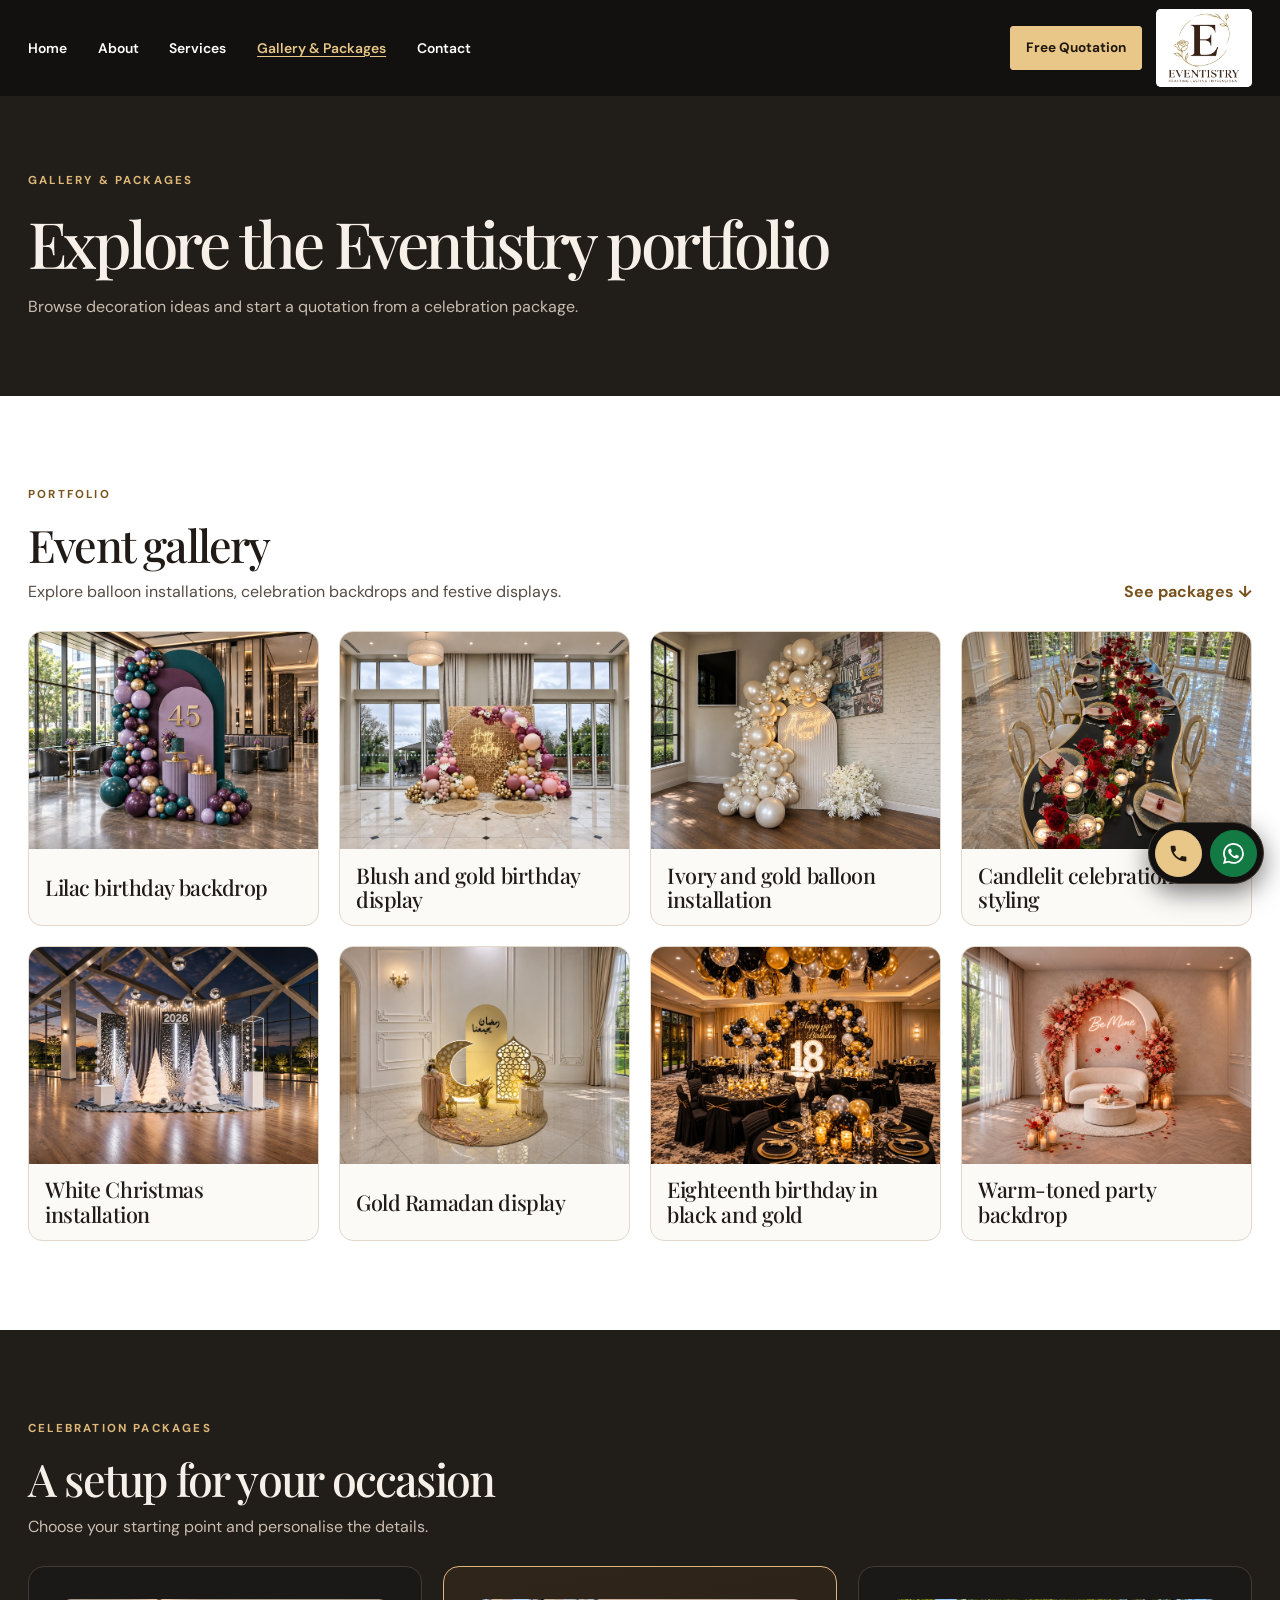
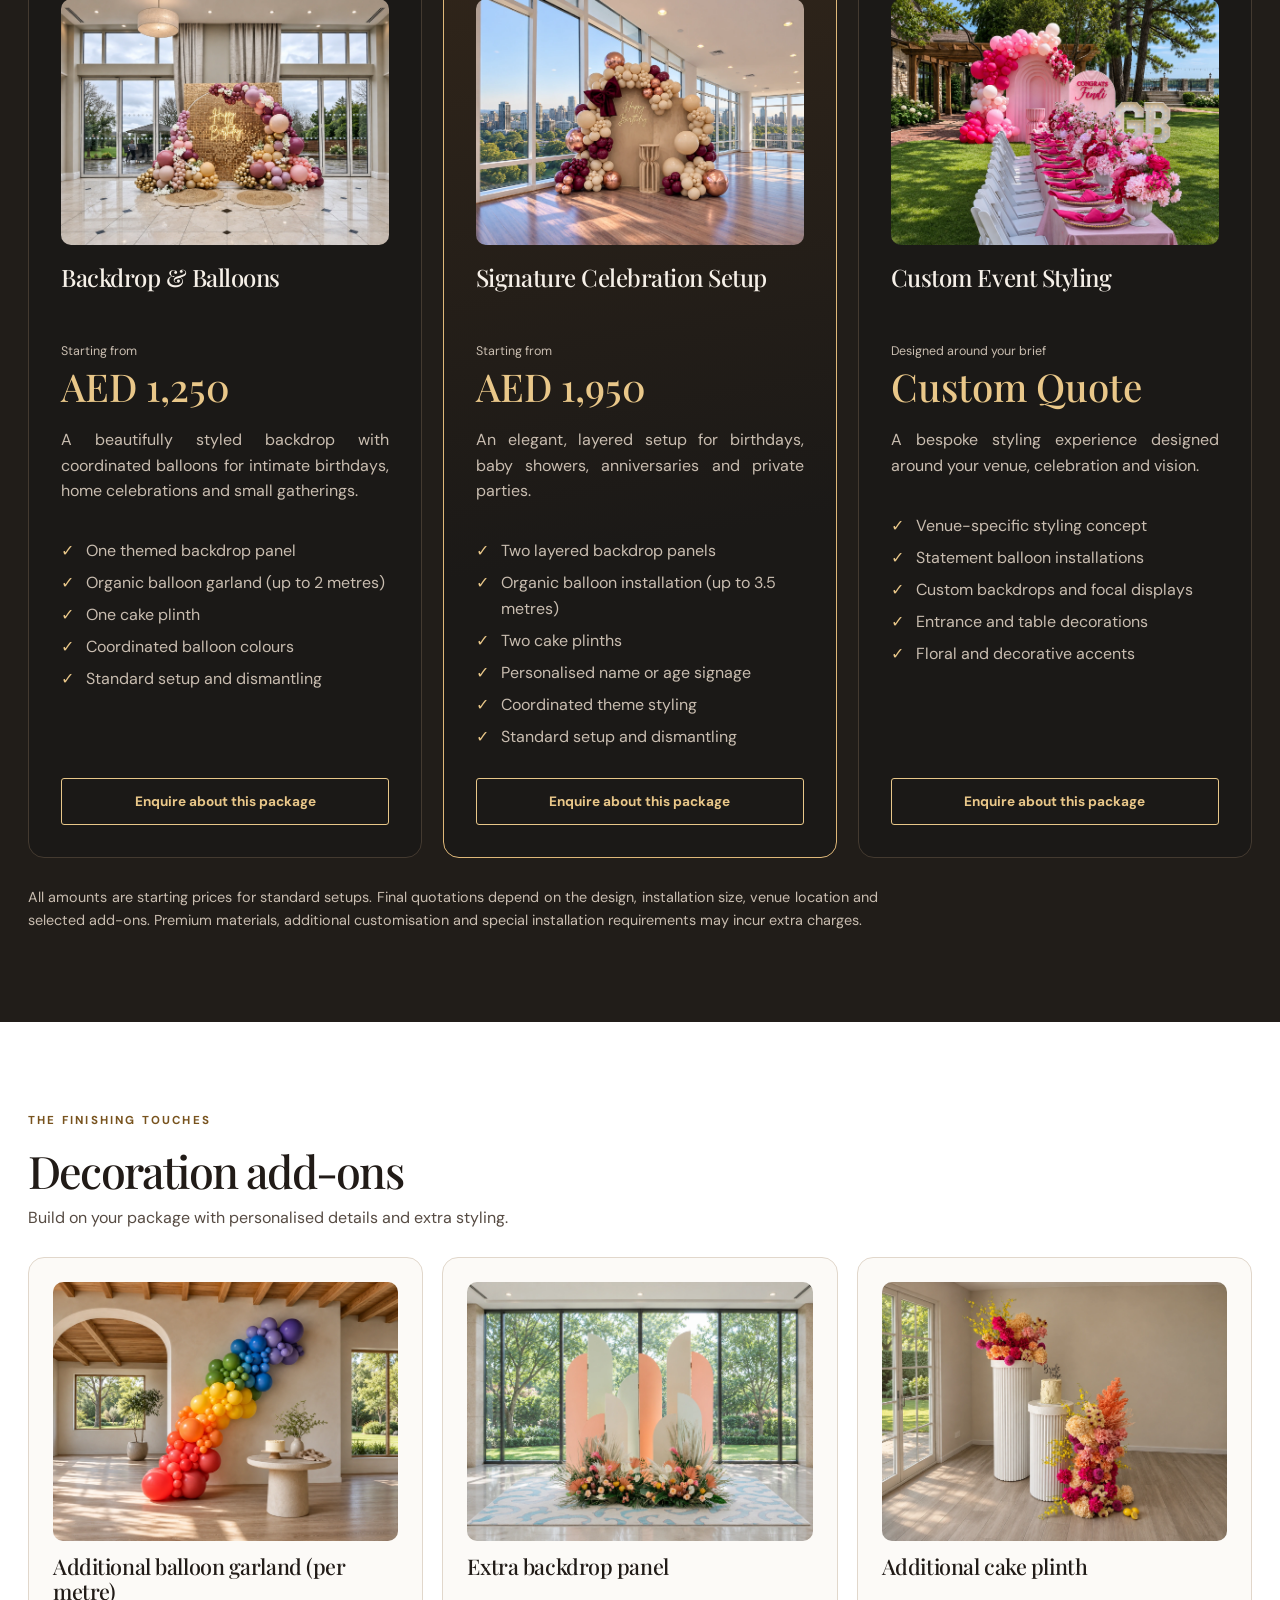
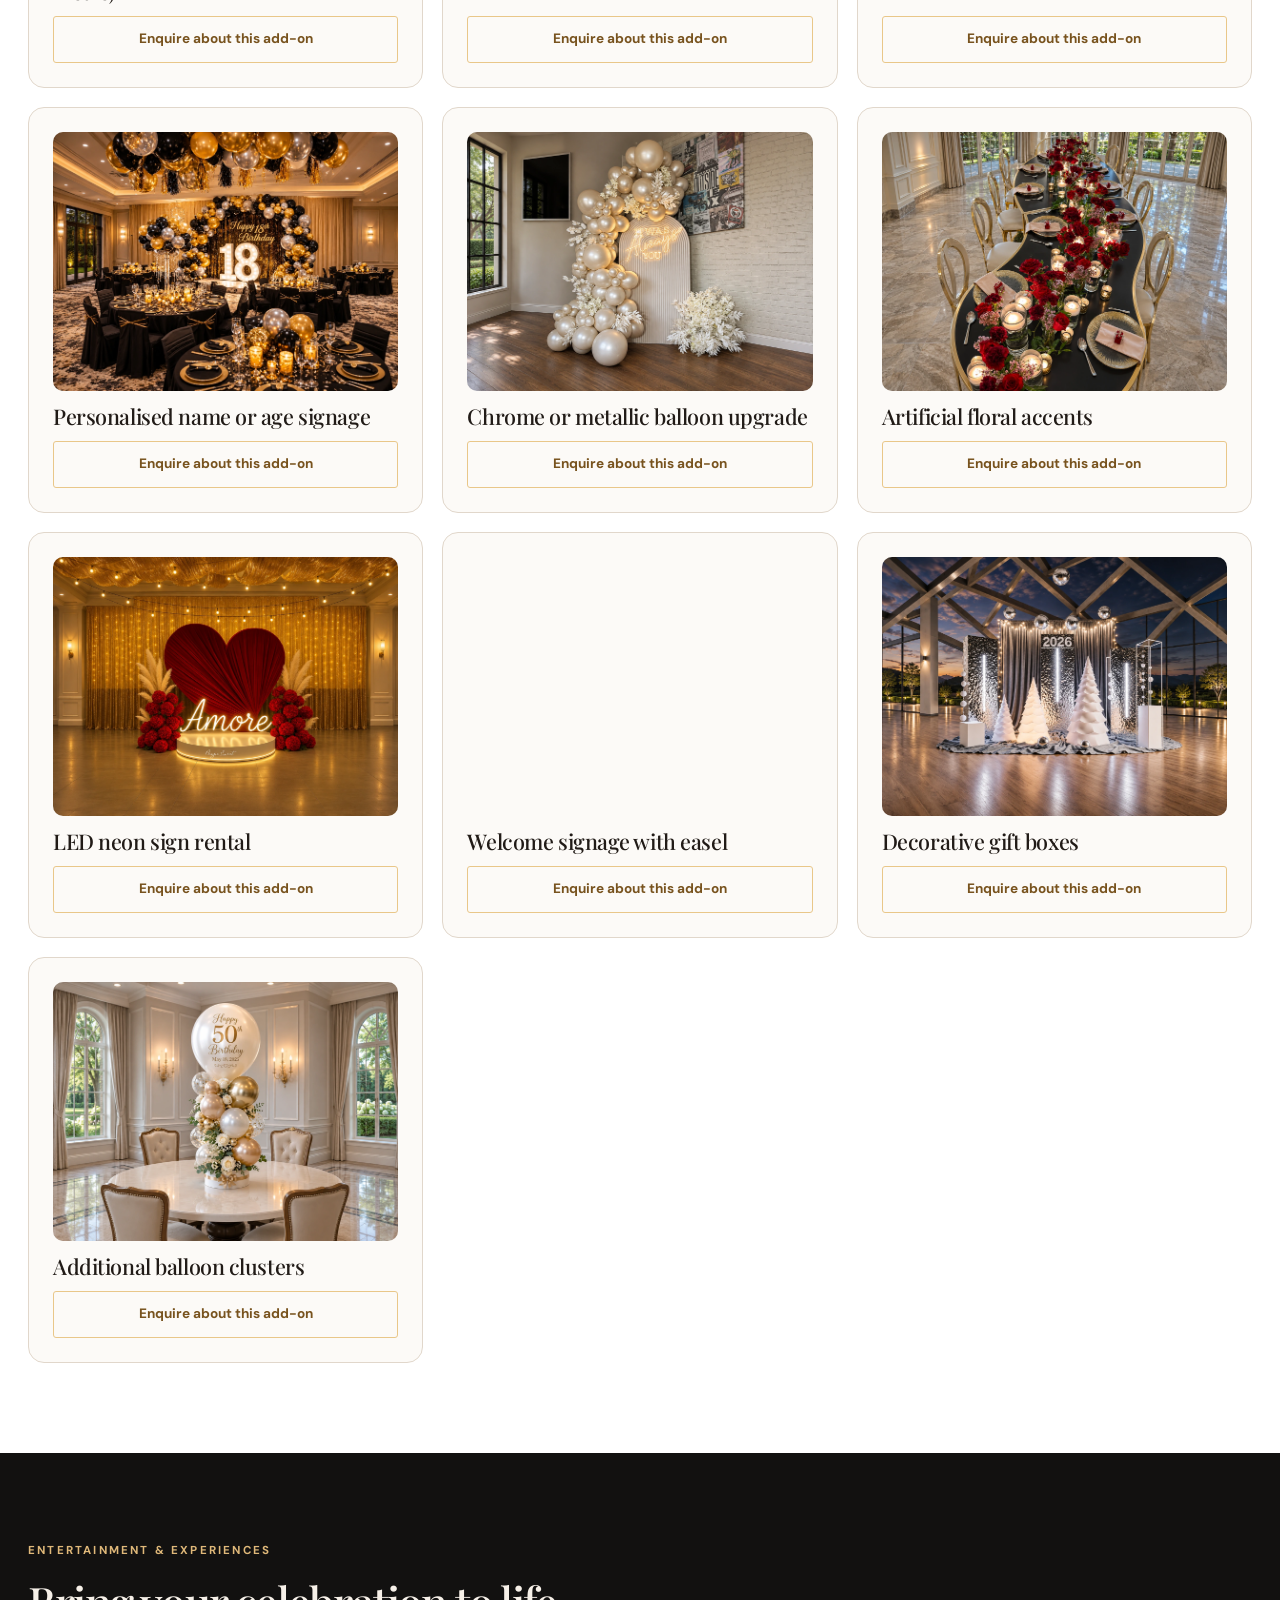
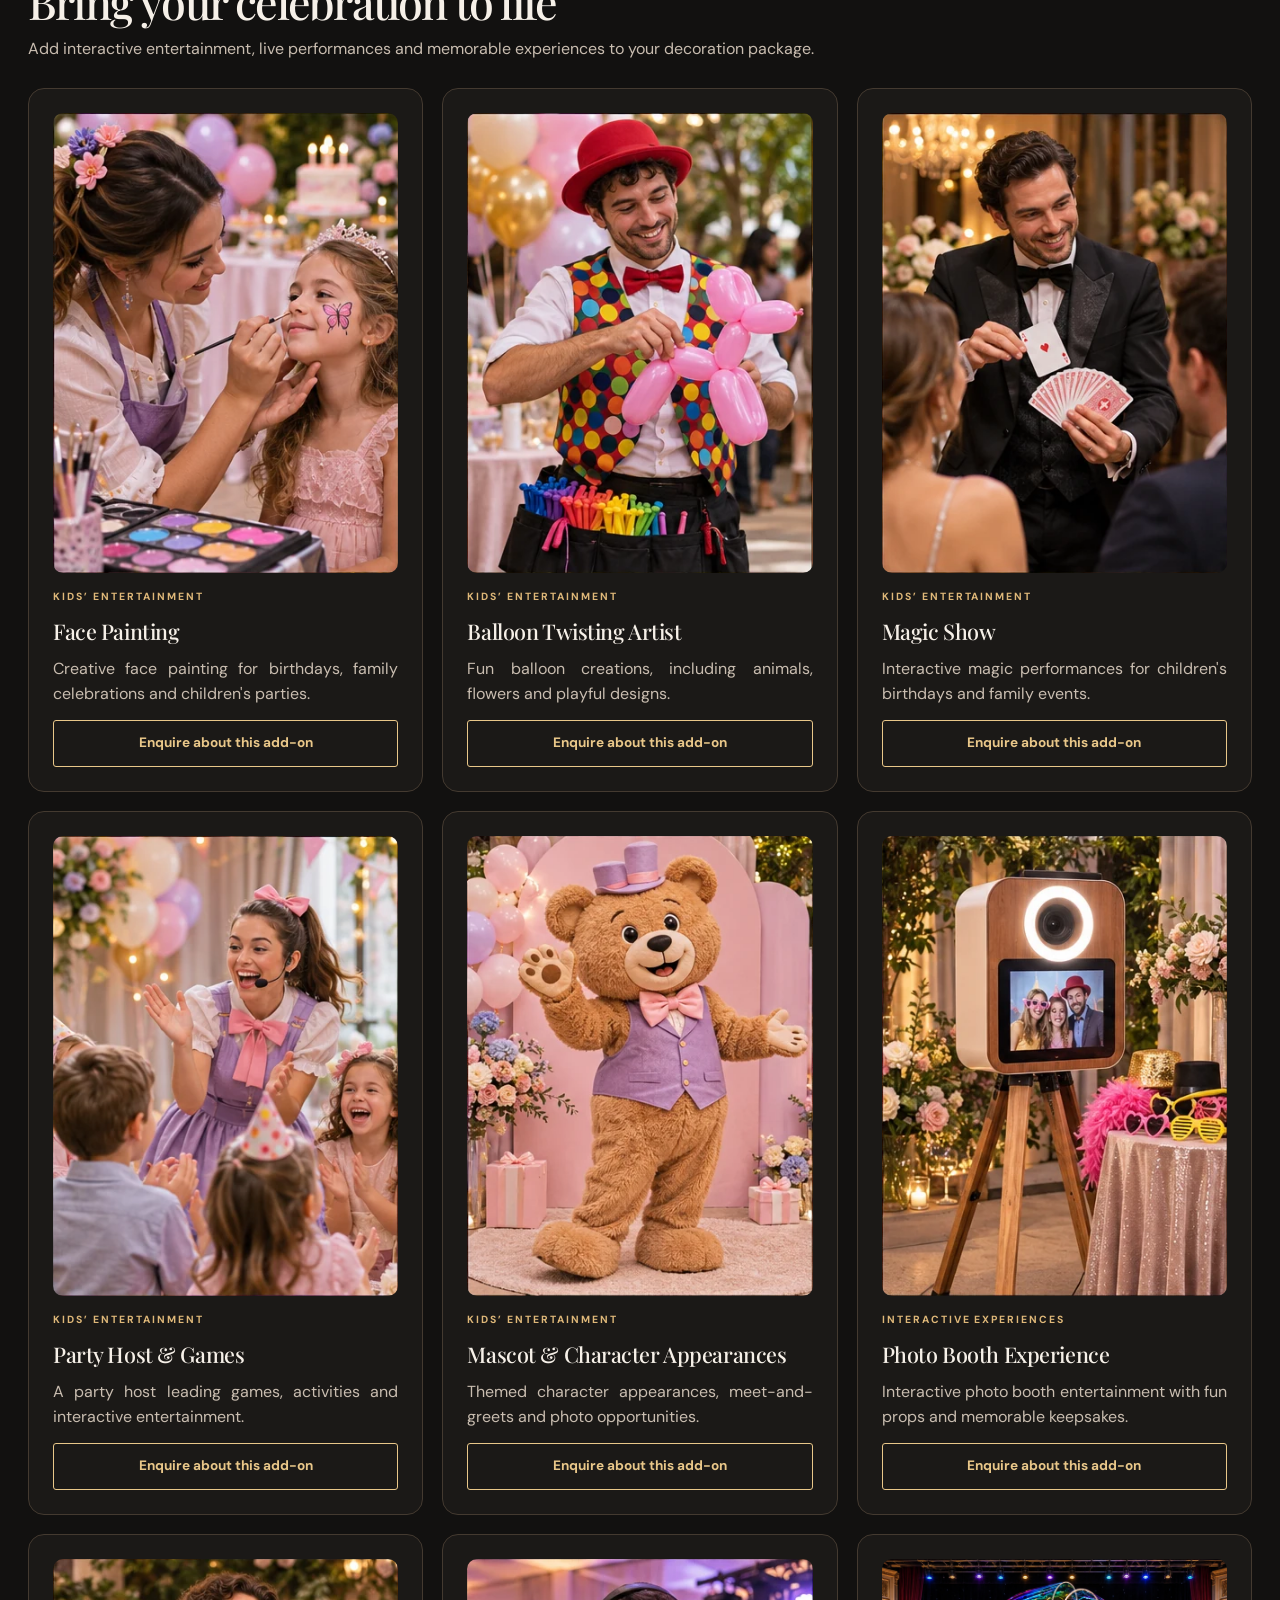
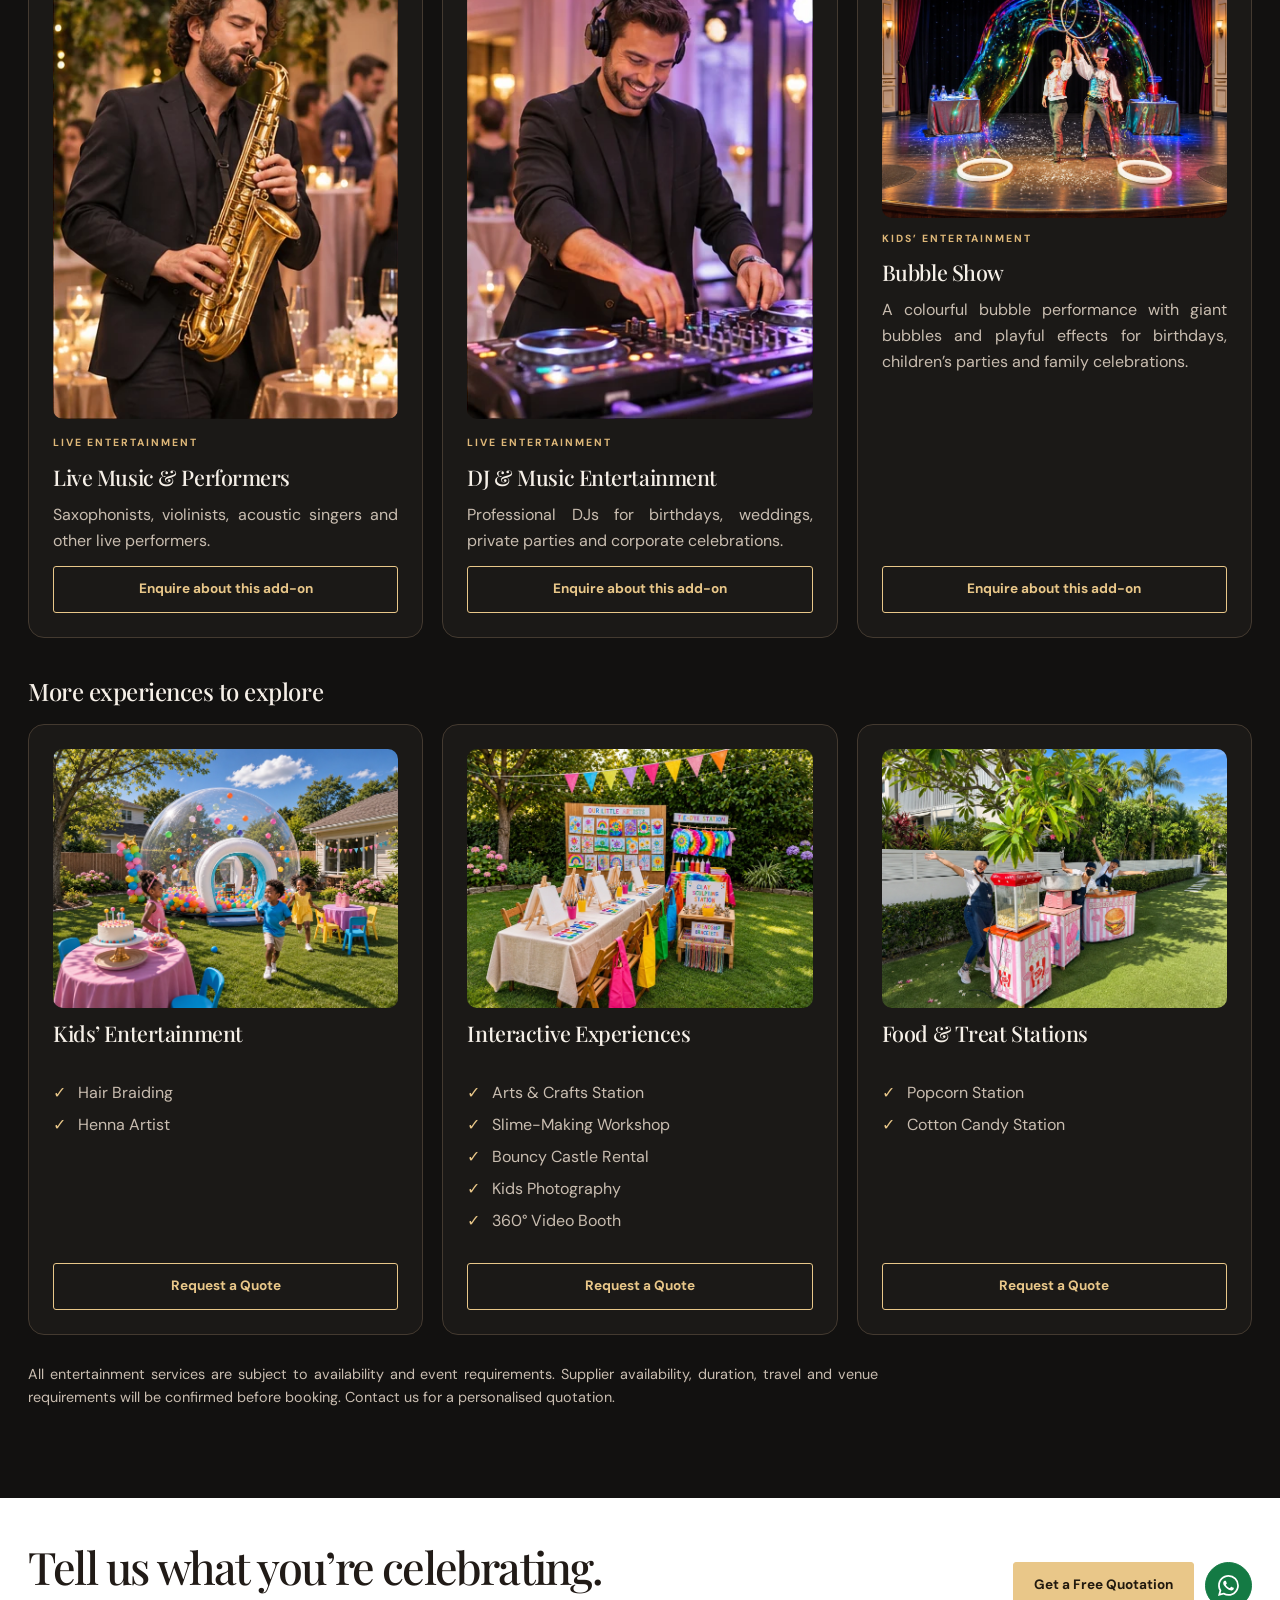
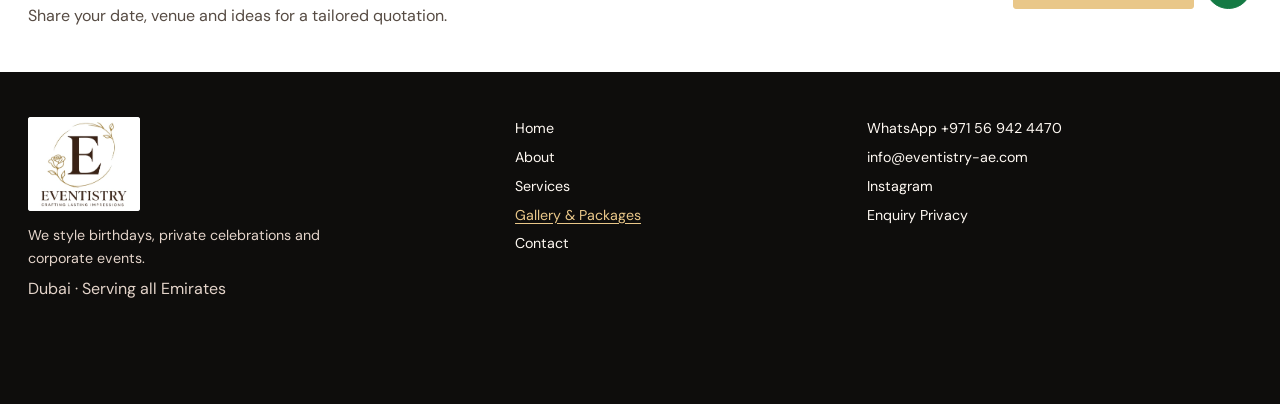
<file: gallery.html>
<!doctype html>
<html lang="en"><head>
<meta charset="utf-8"><meta name="viewport" content="width=device-width,initial-scale=1">
<title>Event Gallery &amp; Decoration Packages | Eventistry</title><meta name="description" content="Browse Eventistry’s event decoration photos and celebration packages for private parties and corporate events in Dubai and across the UAE.">
<meta name="theme-color" content="#121110"><meta name="robots" content="index, follow, max-image-preview:large">
<meta property="og:type" content="website"><meta property="og:site_name" content="Eventistry"><meta property="og:title" content="Event Gallery &amp; Decoration Packages | Eventistry"><meta property="og:description" content="Browse Eventistry’s event decoration photos and celebration packages for private parties and corporate events in Dubai and across the UAE."><meta name="twitter:card" content="summary_large_image">

<link rel="icon" href="assets/eventistry-logo.png" type="image/png">
<link rel="preconnect" href="https://fonts.googleapis.com">
<link rel="preconnect" href="https://fonts.gstatic.com" crossorigin>
<link href="https://fonts.googleapis.com/css2?family=DM+Sans:wght@400;500;600;700&family=Playfair+Display:ital,wght@0,400;0,500;0,600;1,400&display=swap" rel="stylesheet">
<link rel="stylesheet" href="css/styles.css?v=24">
<script src="js/site.js?v=8" defer></script>
</head><body>
<a class="skip-link" href="#main">Skip to content</a>
<header class="site-header"><div class="shell header-row">
<button type="button" class="menu-toggle" aria-expanded="false" aria-controls="navigation" aria-label="Open menu"><svg viewBox="0 0 24 24" fill="none" stroke="currentColor" stroke-width="1.8" stroke-linecap="round" aria-hidden="true"><path d="M4 6h16M4 12h16M4 18h16"/></svg></button><nav id="navigation" aria-label="Main navigation"><a href="index.html">Home</a><a href="about.html">About</a><a href="services.html">Services</a><a href="gallery.html" aria-current="page">Gallery & Packages</a><a href="contact.html">Contact</a></nav><a class="button" href="contact.html#quotation">Free Quotation</a>
<a class="brand" href="index.html" aria-label="Eventistry home"><img src="assets/eventistry-logo.png" alt="" width="329" height="392"></a>
</div></header>
<main id="main"><section class="page-head"><div class="shell"><p class="eyebrow">Gallery & packages</p><h1>Explore the Eventistry portfolio</h1><p>Browse decoration ideas and start a quotation from a celebration package.</p></div></section><div class="section-light"><section class="section shell"><div class="section-heading"><div>
  <p class="eyebrow">Portfolio</p><h2>Event gallery</h2>
  <p>Explore balloon installations, celebration backdrops and festive displays.</p></div>
  <a class="text-link" href="#packages">See packages ↓</a></div>
  <div class="gallery-grid "><figure><a data-photo href="assets/birthday-45.webp"><span class="photo-fill" data-full-photo><img loading="lazy" decoding="async" src="assets/birthday-45-landscape.webp" alt="45th birthday backdrop with teal and purple balloons" width="1448" height="1086"></span></a><figcaption>Lilac birthday backdrop</figcaption></figure><figure><a data-photo href="assets/birthday.webp"><span class="photo-fill" data-full-photo><img loading="lazy" decoding="async" src="assets/birthday-landscape.webp" alt="Blush and gold birthday display" width="1448" height="1086"></span></a><figcaption>Blush and gold birthday display</figcaption></figure><figure><a data-photo href="assets/balloons.webp"><span class="photo-fill" data-full-photo><img loading="lazy" decoding="async" src="assets/balloons-landscape.webp" alt="Ivory and gold balloon installation" width="1448" height="1086"></span></a><figcaption>Ivory and gold balloon installation</figcaption></figure><figure><a data-photo href="assets/dinner.webp"><span class="photo-fill" data-full-photo><img loading="lazy" decoding="async" src="assets/dinner-landscape.webp" alt="Candlelit celebration styling" width="1448" height="1086"></span></a><figcaption>Candlelit celebration styling</figcaption></figure><figure><a data-photo href="assets/christmas.webp"><span class="photo-fill" data-full-photo><img loading="lazy" decoding="async" src="assets/christmas-landscape.webp" alt="White Christmas installation" width="1448" height="1086"></span></a><figcaption>White Christmas installation</figcaption></figure><figure><a data-photo href="assets/ramadan.webp"><span class="photo-fill" data-full-photo><img loading="lazy" decoding="async" src="assets/ramadan-landscape.webp" alt="Gold Ramadan display" width="1448" height="1086"></span></a><figcaption>Gold Ramadan display</figcaption></figure><figure><a data-photo href="assets/gold-birthday.webp"><span class="photo-fill" data-full-photo><img loading="lazy" decoding="async" src="assets/gold-birthday-landscape.webp" alt="Eighteenth birthday in black and gold" width="1448" height="1086"></span></a><figcaption>Eighteenth birthday in black and gold</figcaption></figure><figure><a data-photo href="assets/custom.webp"><span class="photo-fill" data-full-photo><img loading="lazy" decoding="async" src="assets/custom-landscape.webp" alt="Warm-toned party backdrop" width="1448" height="1086"></span></a><figcaption>Warm-toned party backdrop</figcaption></figure></div></section></div><section class="section services-preview" id="packages"><div class="shell"><div class="section-heading"><div><p class="eyebrow">Celebration packages</p><h2>A setup for your occasion</h2><p>Choose your starting point and personalise the details.</p></div></div><div class="card-grid"><article class="package pricing-card"><a data-photo aria-label="Open full photo" href="assets/birthday.webp" class="photo-fill" data-full-photo><img class="package-photo" src="assets/birthday-landscape.webp" alt="Backdrop &amp; Balloons decoration inspiration" loading="lazy" decoding="async" width="1448" height="1086"></a><h3>Backdrop &amp; Balloons</h3><div class="package-price"><span>Starting from</span><strong>AED 1,250</strong></div><p>A beautifully styled backdrop with coordinated balloons for intimate birthdays, home celebrations and small gatherings.</p><ul class="checklist"><li>One themed backdrop panel</li><li>Organic balloon garland (up to 2 metres)</li><li>One cake plinth</li><li>Coordinated balloon colours</li><li>Standard setup and dismantling</li></ul><a class="button outline" href="contact.html?package=Backdrop%20%26%20Balloons#quotation">Enquire about this package</a></article><article class="package pricing-card pricing-highlight"><a data-photo aria-label="Open full photo" href="assets/signature-celebration-setup.jpeg" class="photo-fill" data-full-photo><img class="package-photo" src="assets/signature-celebration-setup-landscape.webp" alt="Signature birthday setup with layered backdrops, cream and burgundy balloons and a cake plinth" loading="lazy" decoding="async" width="1448" height="1086"></a><h3>Signature Celebration Setup</h3><div class="package-price"><span>Starting from</span><strong>AED 1,950</strong></div><p>An elegant, layered setup for birthdays, baby showers, anniversaries and private parties.</p><ul class="checklist"><li>Two layered backdrop panels</li><li>Organic balloon installation (up to 3.5 metres)</li><li>Two cake plinths</li><li>Personalised name or age signage</li><li>Coordinated theme styling</li><li>Standard setup and dismantling</li></ul><a class="button outline" href="contact.html?package=Signature%20Celebration%20Setup#quotation">Enquire about this package</a></article><article class="package pricing-card"><a data-photo aria-label="Open full photo" href="assets/custom-event-styling.jpeg" class="photo-fill" data-full-photo><img class="package-photo" src="assets/custom-event-styling-landscape.webp" alt="Outdoor celebration styled with pink backdrops, balloon garlands and coordinated floral table settings" loading="lazy" decoding="async" width="1448" height="1086"></a><h3>Custom Event Styling</h3><div class="package-price"><span>Designed around your brief</span><strong>Custom Quote</strong></div><p>A bespoke styling experience designed around your venue, celebration and vision.</p><ul class="checklist"><li>Venue-specific styling concept</li><li>Statement balloon installations</li><li>Custom backdrops and focal displays</li><li>Entrance and table decorations</li><li>Floral and decorative accents</li></ul><a class="button outline" href="contact.html?package=Custom%20Event%20Styling#quotation">Enquire about this package</a></article></div><p class="pricing-note">All amounts are starting prices for standard setups. Final quotations depend on the design, installation size, venue location and selected add-ons. Premium materials, additional customisation and special installation requirements may incur extra charges.</p></div></section><section class="section section-light" id="decoration-addons"><div class="shell"><div class="section-heading"><div><p class="eyebrow">The finishing touches</p><h2>Decoration add-ons</h2><p>Build on your package with personalised details and extra styling.</p></div></div><div class="addon-grid"><article class="addon-card"><a data-photo aria-label="Open full photo" href="assets/additional-balloon-garland.jpeg" class="photo-fill" data-full-photo><img class="addon-photo" src="assets/additional-balloon-garland-landscape.webp" alt="Rainbow balloon garland arranged diagonally beside a cake table" loading="lazy" decoding="async" width="1448" height="1086"></a><h3>Additional balloon garland (per metre)</h3><a class="button outline" href="contact.html?package=Additional%20balloon%20garland%20%28per%20metre%29#quotation">Enquire about this add-on</a></article><article class="addon-card"><a data-photo aria-label="Open full photo" href="assets/extra-backdrop-panel.jpeg" class="photo-fill" data-full-photo><img class="addon-photo" src="assets/extra-backdrop-panel-landscape.webp" alt="Layered pastel peach, sage and cream backdrop panels with floral arrangements" loading="lazy" decoding="async" width="1448" height="1086"></a><h3>Extra backdrop panel</h3><a class="button outline" href="contact.html?package=Extra%20backdrop%20panel#quotation">Enquire about this add-on</a></article><article class="addon-card"><a data-photo aria-label="Open full photo" href="assets/additional-cake-plinth.jpeg" class="photo-fill" data-full-photo><img class="addon-photo" src="assets/additional-cake-plinth-landscape.webp" alt="White fluted cake plinths styled with a cake and colourful floral arrangements" loading="lazy" decoding="async" width="1448" height="1086"></a><h3>Additional cake plinth</h3><a class="button outline" href="contact.html?package=Additional%20cake%20plinth#quotation">Enquire about this add-on</a></article><article class="addon-card"><a data-photo aria-label="Open full photo" href="assets/gold-birthday.webp" class="photo-fill" data-full-photo><img class="addon-photo" src="assets/gold-birthday-landscape.webp" alt="Personalised name or age signage decoration inspiration" loading="lazy" decoding="async" width="1448" height="1086"></a><h3>Personalised name or age signage</h3><a class="button outline" href="contact.html?package=Personalised%20name%20or%20age%20signage#quotation">Enquire about this add-on</a></article><article class="addon-card"><a data-photo aria-label="Open full photo" href="assets/balloons.webp" class="photo-fill" data-full-photo><img class="addon-photo" src="assets/balloons-landscape.webp" alt="Chrome or metallic balloon upgrade decoration inspiration" loading="lazy" decoding="async" width="1448" height="1086"></a><h3>Chrome or metallic balloon upgrade</h3><a class="button outline" href="contact.html?package=Chrome%20or%20metallic%20balloon%20upgrade#quotation">Enquire about this add-on</a></article><article class="addon-card"><a data-photo aria-label="Open full photo" href="assets/dinner.webp" class="photo-fill" data-full-photo><img class="addon-photo" src="assets/dinner-landscape.webp" alt="Artificial floral accents decoration inspiration" loading="lazy" decoding="async" width="1448" height="1086"></a><h3>Artificial floral accents</h3><a class="button outline" href="contact.html?package=Artificial%20floral%20accents#quotation">Enquire about this add-on</a></article><article class="addon-card"><a data-photo aria-label="Open full photo" href="assets/led-neon-sign-rental.jpeg" class="photo-fill" data-full-photo><img class="addon-photo" src="assets/led-neon-sign-rental-landscape.webp" alt="Glowing Amore LED neon sign in front of a red heart backdrop with flowers" loading="lazy" decoding="async" width="1448" height="1086"></a><h3>LED neon sign rental</h3><a class="button outline" href="contact.html?package=LED%20neon%20sign%20rental#quotation">Enquire about this add-on</a></article><article class="addon-card"><a data-photo aria-label="Open full photo" href="assets/welcome-signage-easel.jpeg" class="photo-fill" data-full-photo><img class="addon-photo" src="assets/welcome-signage-easel-landscape.webp" alt="Welcome signage on a wooden easel styled with sage, cream and silver balloons and flowers" loading="lazy" decoding="async" width="1448" height="1086"></a><h3>Welcome signage with easel</h3><a class="button outline" href="contact.html?package=Welcome%20signage%20with%20easel#quotation">Enquire about this add-on</a></article><article class="addon-card"><a data-photo aria-label="Open full photo" href="assets/christmas.webp" class="photo-fill" data-full-photo><img class="addon-photo" src="assets/christmas-landscape.webp" alt="Decorative gift boxes decoration inspiration" loading="lazy" decoding="async" width="1448" height="1086"></a><h3>Decorative gift boxes</h3><a class="button outline" href="contact.html?package=Decorative%20gift%20boxes#quotation">Enquire about this add-on</a></article><article class="addon-card"><a data-photo aria-label="Open full photo" href="assets/additional-balloon-clusters.jpeg" class="photo-fill" data-full-photo><img class="addon-photo" src="assets/additional-balloon-clusters-landscape.webp" alt="Gold and pearl balloon cluster with white roses and a large birthday balloon" loading="lazy" decoding="async" width="1448" height="1086"></a><h3>Additional balloon clusters</h3><a class="button outline" href="contact.html?package=Additional%20balloon%20clusters#quotation">Enquire about this add-on</a></article></div></div></section><section class="section" id="entertainment"><div class="shell"><div class="section-heading"><div><p class="eyebrow">Entertainment & experiences</p><h2>Bring your celebration to life</h2><p>Add interactive entertainment, live performances and memorable experiences to your decoration package.</p></div></div><div class="entertainment-grid"><article class="experience-card"><div class="experience-photo" role="img" aria-label="Kids’ EntertainmentFace Painting entertainment inspiration" style="--photo-x: 0.00000%; --photo-y: 0%"></div><p class="eyebrow">Kids’ Entertainment</p><h3>Face Painting</h3><p>Creative face painting for birthdays, family celebrations and children's parties.</p><a class="button outline" href="contact.html?package=Face%20Painting#quotation">Enquire about this add-on</a></article><article class="experience-card"><div class="experience-photo" role="img" aria-label="Kids’ EntertainmentBalloon Twisting Artist entertainment inspiration" style="--photo-x: 33.33333%; --photo-y: 0%"></div><p class="eyebrow">Kids’ Entertainment</p><h3>Balloon Twisting Artist</h3><p>Fun balloon creations, including animals, flowers and playful designs.</p><a class="button outline" href="contact.html?package=Balloon%20Twisting%20Artist#quotation">Enquire about this add-on</a></article><article class="experience-card"><div class="experience-photo" role="img" aria-label="Kids’ EntertainmentMagic Show entertainment inspiration" style="--photo-x: 66.66667%; --photo-y: 0%"></div><p class="eyebrow">Kids’ Entertainment</p><h3>Magic Show</h3><p>Interactive magic performances for children's birthdays and family events.</p><a class="button outline" href="contact.html?package=Magic%20Show#quotation">Enquire about this add-on</a></article><article class="experience-card"><div class="experience-photo" role="img" aria-label="Kids’ EntertainmentParty Host &amp; Games entertainment inspiration" style="--photo-x: 100.00000%; --photo-y: 0%"></div><p class="eyebrow">Kids’ Entertainment</p><h3>Party Host & Games</h3><p>A party host leading games, activities and interactive entertainment.</p><a class="button outline" href="contact.html?package=Party%20Host%20%26%20Games#quotation">Enquire about this add-on</a></article><article class="experience-card"><div class="experience-photo" role="img" aria-label="Kids’ EntertainmentMascot &amp; Character Appearances entertainment inspiration" style="--photo-x: 0.00000%; --photo-y: 100%"></div><p class="eyebrow">Kids’ Entertainment</p><h3>Mascot & Character Appearances</h3><p>Themed character appearances, meet-and-greets and photo opportunities.</p><a class="button outline" href="contact.html?package=Mascot%20%26%20Character%20Appearances#quotation">Enquire about this add-on</a></article><article class="experience-card"><div class="experience-photo" role="img" aria-label="Interactive ExperiencesPhoto Booth Experience entertainment inspiration" style="--photo-x: 33.33333%; --photo-y: 100%"></div><p class="eyebrow">Interactive Experiences</p><h3>Photo Booth Experience</h3><p>Interactive photo booth entertainment with fun props and memorable keepsakes.</p><a class="button outline" href="contact.html?package=Photo%20Booth%20Experience#quotation">Enquire about this add-on</a></article><article class="experience-card"><div class="experience-photo" role="img" aria-label="Live EntertainmentLive Music &amp; Performers entertainment inspiration" style="--photo-x: 66.66667%; --photo-y: 100%"></div><p class="eyebrow">Live Entertainment</p><h3>Live Music & Performers</h3><p>Saxophonists, violinists, acoustic singers and other live performers.</p><a class="button outline" href="contact.html?package=Live%20Music%20%26%20Performers#quotation">Enquire about this add-on</a></article><article class="experience-card"><div class="experience-photo" role="img" aria-label="Live EntertainmentDJ &amp; Music Entertainment entertainment inspiration" style="--photo-x: 100.00000%; --photo-y: 100%"></div><p class="eyebrow">Live Entertainment</p><h3>DJ & Music Entertainment</h3><p>Professional DJs for birthdays, weddings, private parties and corporate celebrations.</p><a class="button outline" href="contact.html?package=DJ%20%26%20Music%20Entertainment#quotation">Enquire about this add-on</a></article><article class="experience-card"><a data-photo aria-label="Open full photo" href="assets/bubble-show.jpeg" class="photo-fill" data-full-photo><img class="experience-photo bubble-show-photo" src="assets/bubble-show-landscape.webp" alt="Bubble show performers creating a giant colourful soap bubble on stage" loading="lazy" decoding="async" width="1448" height="1086"></a><p class="eyebrow">Kids’ Entertainment</p><h3>Bubble Show</h3><p>A colourful bubble performance with giant bubbles and playful effects for birthdays, children’s parties and family celebrations.</p><a class="button outline" href="contact.html?package=Bubble%20Show#quotation">Enquire about this add-on</a></article></div><h3 class="additional-heading">More experiences to explore</h3><div class="experience-categories"><article class="addon-card"><a data-photo aria-label="Open full photo" href="assets/kids-entertainment.jpeg" class="photo-fill" data-full-photo><img class="addon-photo" src="assets/kids-entertainment-landscape.webp" alt="Children playing beside an inflatable bubble dome at an outdoor birthday party" loading="lazy" decoding="async" width="1448" height="1086"></a><h3>Kids’ Entertainment</h3><ul class="checklist"><li>Hair Braiding</li><li>Henna Artist</li></ul><a class="button outline" href="contact.html?package=Kids%E2%80%99%20Entertainment#quotation">Request a Quote</a></article><article class="addon-card"><a data-photo aria-label="Open full photo" href="assets/interactive-experiences.jpeg" class="photo-fill" data-full-photo><img class="addon-photo" src="assets/interactive-experiences-landscape.webp" alt="Outdoor arts and crafts stations with painting, tie-dye, clay sculpting and friendship bracelets" loading="lazy" decoding="async" width="1448" height="1086"></a><h3>Interactive Experiences</h3><ul class="checklist"><li>Arts & Crafts Station</li><li>Slime-Making Workshop</li><li>Bouncy Castle Rental</li><li>Kids Photography</li><li>360° Video Booth</li></ul><a class="button outline" href="contact.html?package=Interactive%20Experiences#quotation">Request a Quote</a></article><article class="addon-card"><a data-photo aria-label="Open full photo" href="assets/food-treat-stations.jpeg" class="photo-fill" data-full-photo><img class="addon-photo" src="assets/food-treat-stations-landscape.webp" alt="Outdoor popcorn and cotton candy stations with event staff" loading="lazy" decoding="async" width="1448" height="1086"></a><h3>Food & Treat Stations</h3><ul class="checklist"><li>Popcorn Station</li><li>Cotton Candy Station</li></ul><a class="button outline" href="contact.html?package=Food%20%26%20Treat%20Stations#quotation">Request a Quote</a></article></div><p class="pricing-note">All entertainment services are subject to availability and event requirements. Supplier availability, duration, travel and venue requirements will be confirmed before booking. Contact us for a personalised quotation.</p></div></section><section class="section-light callout"><div class="shell callout-row"><div><h2>Tell us what you’re celebrating.</h2><p>Share your date, venue and ideas for a tailored quotation.</p></div><div class="actions"><a class="button" href="contact.html#quotation">Get a Free Quotation</a><a class="button contact-icon whatsapp-icon" data-whatsapp href="https://wa.me/971569424470?text=Hello%20Eventistry%2C%20I%20would%20like%20an%20event%20decoration%20quote." aria-label="Chat on WhatsApp" title="Chat on WhatsApp"><svg viewBox="0 0 16 16" aria-hidden="true" fill="currentColor"><path d="M13.601 2.326A7.85 7.85 0 0 0 7.996 0C3.627 0 .068 3.558.064 7.928c0 1.399.366 2.76 1.057 3.965L0 16l4.204-1.102a7.9 7.9 0 0 0 3.788.964h.004c4.37 0 7.928-3.559 7.932-7.928a7.9 7.9 0 0 0-2.327-5.608zM7.996 14.521a6.55 6.55 0 0 1-3.354-.919l-.24-.144-2.493.654.666-2.431-.157-.251a6.57 6.57 0 0 1-1.008-3.502c0-3.632 2.957-6.589 6.59-6.589a6.55 6.55 0 0 1 4.659 1.932 6.56 6.56 0 0 1 1.929 4.662c-.004 3.632-2.961 6.588-6.592 6.588zm3.615-4.917c-.197-.099-1.169-.578-1.351-.644-.181-.066-.313-.099-.445.099-.132.198-.511.643-.626.776-.116.132-.231.149-.429.05-.197-.099-.835-.308-1.59-.981-.588-.524-.985-1.171-1.1-1.369-.115-.198-.012-.305.087-.404.089-.088.197-.231.296-.347.099-.115.132-.197.198-.329.066-.132.033-.248-.017-.347-.049-.099-.445-1.072-.609-1.468-.161-.386-.325-.333-.445-.339l-.38-.007a.73.73 0 0 0-.528.247c-.181.198-.692.677-.692 1.65 0 .973.709 1.914.807 2.046.099.132 1.396 2.132 3.382 2.989.472.204.841.326 1.128.417.474.151.905.13 1.246.079.38-.057 1.169-.479 1.334-.941.165-.462.165-.858.116-.94-.05-.083-.182-.132-.38-.231z"/></svg></a></div></div></section></main>
<footer class="site-footer"><div class="shell footer-grid"><div><a class="brand footer-brand" href="index.html" aria-label="Eventistry home"><img src="assets/eventistry-logo.png" alt="" width="329" height="392" loading="lazy"></a><p class="footer-description">We style birthdays, private celebrations and corporate events.</p><p>Dubai · Serving all Emirates</p></div><div class="footer-nav"><a href="index.html">Home</a><a href="about.html">About</a><a href="services.html">Services</a><a href="gallery.html" aria-current="page">Gallery & Packages</a><a href="contact.html">Contact</a></div><div class="footer-nav"><a data-whatsapp href="https://wa.me/971569424470">WhatsApp +971 56 942 4470</a><a href="mailto:info@eventistry-ae.com">info@eventistry-ae.com</a><a href="https://www.instagram.com/eventistry_uae/">Instagram</a><a href="privacy.html">Enquiry Privacy</a></div></div></footer>
<aside class="contact-dock" aria-label="Quick contact"><a class="button contact-icon phone-icon" href="tel:+971586629548" aria-label="Call Eventistry" title="Call Eventistry"><svg viewBox="0 0 24 24" aria-hidden="true" fill="currentColor"><path d="M6.6 10.8a15.7 15.7 0 0 0 6.6 6.6l2.2-2.2a1 1 0 0 1 1-.24c1.14.38 2.36.58 3.6.58a1 1 0 0 1 1 1V20a1 1 0 0 1-1 1C10.61 21 3 13.39 3 4a1 1 0 0 1 1-1h3.5a1 1 0 0 1 1 1c0 1.25.2 2.46.58 3.6a1 1 0 0 1-.25 1z"/></svg></a><a class="button contact-icon whatsapp-icon" data-whatsapp href="https://wa.me/971569424470?text=Hello%20Eventistry%2C%20I%20would%20like%20an%20event%20decoration%20quote." aria-label="Chat on WhatsApp" title="Chat on WhatsApp"><svg viewBox="0 0 16 16" aria-hidden="true" fill="currentColor"><path d="M13.601 2.326A7.85 7.85 0 0 0 7.996 0C3.627 0 .068 3.558.064 7.928c0 1.399.366 2.76 1.057 3.965L0 16l4.204-1.102a7.9 7.9 0 0 0 3.788.964h.004c4.37 0 7.928-3.559 7.932-7.928a7.9 7.9 0 0 0-2.327-5.608zM7.996 14.521a6.55 6.55 0 0 1-3.354-.919l-.24-.144-2.493.654.666-2.431-.157-.251a6.57 6.57 0 0 1-1.008-3.502c0-3.632 2.957-6.589 6.59-6.589a6.55 6.55 0 0 1 4.659 1.932 6.56 6.56 0 0 1 1.929 4.662c-.004 3.632-2.961 6.588-6.592 6.588zm3.615-4.917c-.197-.099-1.169-.578-1.351-.644-.181-.066-.313-.099-.445.099-.132.198-.511.643-.626.776-.116.132-.231.149-.429.05-.197-.099-.835-.308-1.59-.981-.588-.524-.985-1.171-1.1-1.369-.115-.198-.012-.305.087-.404.089-.088.197-.231.296-.347.099-.115.132-.197.198-.329.066-.132.033-.248-.017-.347-.049-.099-.445-1.072-.609-1.468-.161-.386-.325-.333-.445-.339l-.38-.007a.73.73 0 0 0-.528.247c-.181.198-.692.677-.692 1.65 0 .973.709 1.914.807 2.046.099.132 1.396 2.132 3.382 2.989.472.204.841.326 1.128.417.474.151.905.13 1.246.079.38-.057 1.169-.479 1.334-.941.165-.462.165-.858.116-.94-.05-.083-.182-.132-.38-.231z"/></svg></a></aside>
<dialog class="lightbox" aria-label="Project photo"><button type="button" class="close-photo" aria-label="Close photo">×</button><img alt=""></dialog>
<script src="js/quote.js" defer></script>
</body></html>
</file>
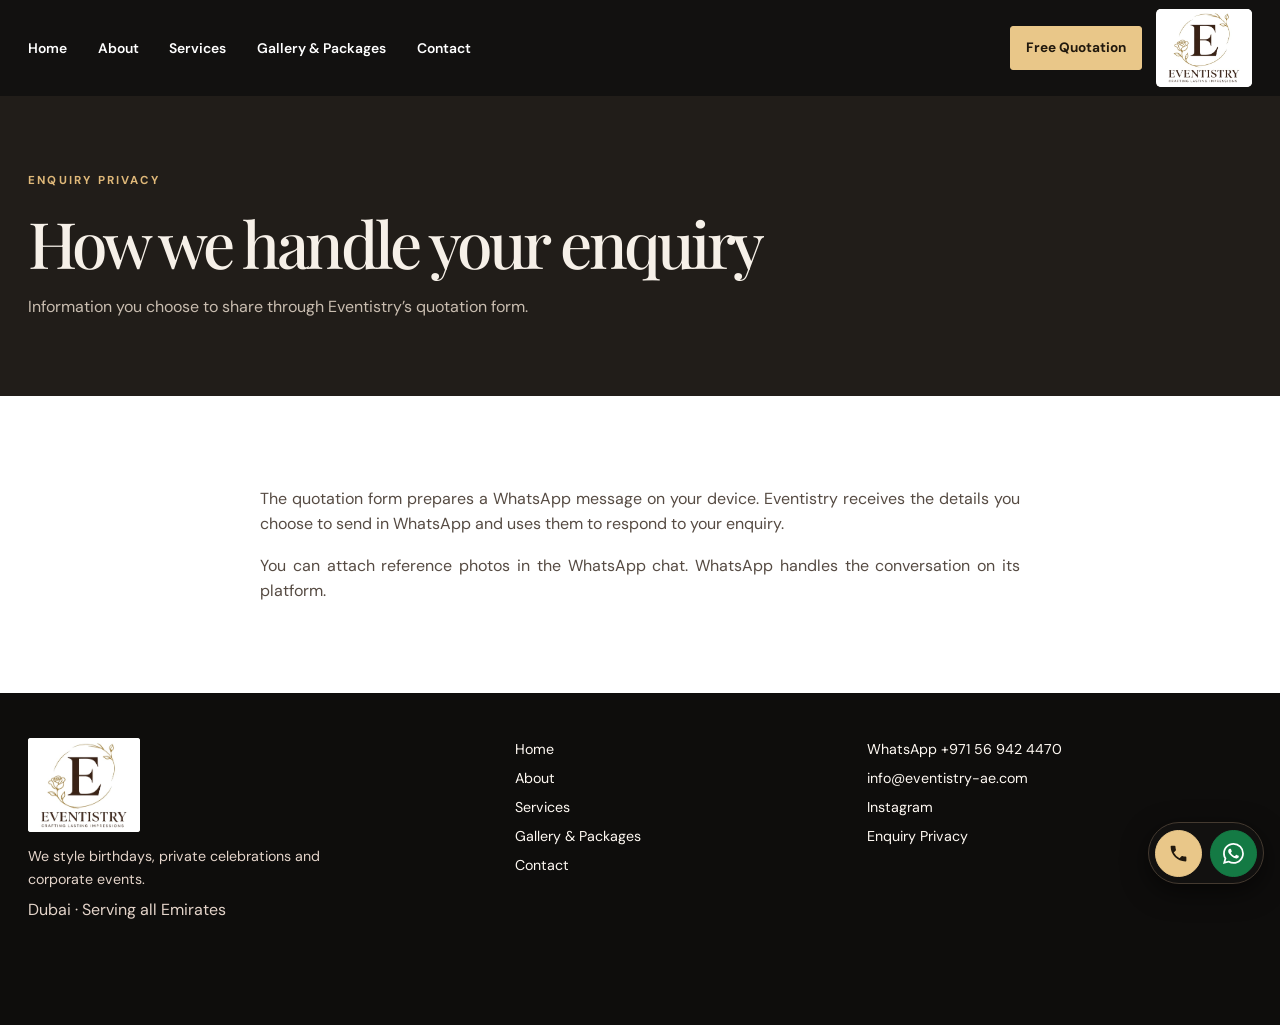
<file: privacy.html>
<!doctype html>
<html lang="en"><head>
<meta charset="utf-8"><meta name="viewport" content="width=device-width,initial-scale=1">
<title>Enquiry Privacy | Eventistry</title><meta name="description" content="How Eventistry handles your event enquiry and reference photos.">
<meta name="theme-color" content="#121110"><meta name="robots" content="index, follow, max-image-preview:large">
<meta property="og:type" content="website"><meta property="og:site_name" content="Eventistry"><meta property="og:title" content="Enquiry Privacy | Eventistry"><meta property="og:description" content="How Eventistry handles your event enquiry and reference photos."><meta name="twitter:card" content="summary_large_image">

<link rel="icon" href="assets/eventistry-logo.png" type="image/png">
<link rel="preconnect" href="https://fonts.googleapis.com">
<link rel="preconnect" href="https://fonts.gstatic.com" crossorigin>
<link href="https://fonts.googleapis.com/css2?family=DM+Sans:wght@400;500;600;700&family=Playfair+Display:ital,wght@0,400;0,500;0,600;1,400&display=swap" rel="stylesheet">
<link rel="stylesheet" href="css/styles.css?v=24">
<script src="js/site.js?v=8" defer></script>
</head><body>
<a class="skip-link" href="#main">Skip to content</a>
<header class="site-header"><div class="shell header-row">
<button type="button" class="menu-toggle" aria-expanded="false" aria-controls="navigation" aria-label="Open menu"><svg viewBox="0 0 24 24" fill="none" stroke="currentColor" stroke-width="1.8" stroke-linecap="round" aria-hidden="true"><path d="M4 6h16M4 12h16M4 18h16"/></svg></button><nav id="navigation" aria-label="Main navigation"><a href="index.html">Home</a><a href="about.html">About</a><a href="services.html">Services</a><a href="gallery.html">Gallery & Packages</a><a href="contact.html">Contact</a></nav><a class="button" href="contact.html#quotation">Free Quotation</a>
<a class="brand" href="index.html" aria-label="Eventistry home"><img src="assets/eventistry-logo.png" alt="" width="329" height="392"></a>
</div></header>
<main id="main"><section class="page-head"><div class="shell"><p class="eyebrow">Enquiry privacy</p><h1>How we handle your enquiry</h1><p>Information you choose to share through Eventistry’s quotation form.</p></div></section><div class="section-light"><section class="section shell privacy-copy"><p>The quotation form prepares a WhatsApp message on your device. Eventistry receives the details you choose to send in WhatsApp and uses them to respond to your enquiry.</p><p>You can attach reference photos in the WhatsApp chat. WhatsApp handles the conversation on its platform.</p></section></div></main>
<footer class="site-footer"><div class="shell footer-grid"><div><a class="brand footer-brand" href="index.html" aria-label="Eventistry home"><img src="assets/eventistry-logo.png" alt="" width="329" height="392" loading="lazy"></a><p class="footer-description">We style birthdays, private celebrations and corporate events.</p><p>Dubai · Serving all Emirates</p></div><div class="footer-nav"><a href="index.html">Home</a><a href="about.html">About</a><a href="services.html">Services</a><a href="gallery.html">Gallery & Packages</a><a href="contact.html">Contact</a></div><div class="footer-nav"><a data-whatsapp href="https://wa.me/971569424470">WhatsApp +971 56 942 4470</a><a href="mailto:info@eventistry-ae.com">info@eventistry-ae.com</a><a href="https://www.instagram.com/eventistry_uae/">Instagram</a><a href="privacy.html">Enquiry Privacy</a></div></div></footer>
<aside class="contact-dock" aria-label="Quick contact"><a class="button contact-icon phone-icon" href="tel:+971586629548" aria-label="Call Eventistry" title="Call Eventistry"><svg viewBox="0 0 24 24" aria-hidden="true" fill="currentColor"><path d="M6.6 10.8a15.7 15.7 0 0 0 6.6 6.6l2.2-2.2a1 1 0 0 1 1-.24c1.14.38 2.36.58 3.6.58a1 1 0 0 1 1 1V20a1 1 0 0 1-1 1C10.61 21 3 13.39 3 4a1 1 0 0 1 1-1h3.5a1 1 0 0 1 1 1c0 1.25.2 2.46.58 3.6a1 1 0 0 1-.25 1z"/></svg></a><a class="button contact-icon whatsapp-icon" data-whatsapp href="https://wa.me/971569424470?text=Hello%20Eventistry%2C%20I%20would%20like%20an%20event%20decoration%20quote." aria-label="Chat on WhatsApp" title="Chat on WhatsApp"><svg viewBox="0 0 16 16" aria-hidden="true" fill="currentColor"><path d="M13.601 2.326A7.85 7.85 0 0 0 7.996 0C3.627 0 .068 3.558.064 7.928c0 1.399.366 2.76 1.057 3.965L0 16l4.204-1.102a7.9 7.9 0 0 0 3.788.964h.004c4.37 0 7.928-3.559 7.932-7.928a7.9 7.9 0 0 0-2.327-5.608zM7.996 14.521a6.55 6.55 0 0 1-3.354-.919l-.24-.144-2.493.654.666-2.431-.157-.251a6.57 6.57 0 0 1-1.008-3.502c0-3.632 2.957-6.589 6.59-6.589a6.55 6.55 0 0 1 4.659 1.932 6.56 6.56 0 0 1 1.929 4.662c-.004 3.632-2.961 6.588-6.592 6.588zm3.615-4.917c-.197-.099-1.169-.578-1.351-.644-.181-.066-.313-.099-.445.099-.132.198-.511.643-.626.776-.116.132-.231.149-.429.05-.197-.099-.835-.308-1.59-.981-.588-.524-.985-1.171-1.1-1.369-.115-.198-.012-.305.087-.404.089-.088.197-.231.296-.347.099-.115.132-.197.198-.329.066-.132.033-.248-.017-.347-.049-.099-.445-1.072-.609-1.468-.161-.386-.325-.333-.445-.339l-.38-.007a.73.73 0 0 0-.528.247c-.181.198-.692.677-.692 1.65 0 .973.709 1.914.807 2.046.099.132 1.396 2.132 3.382 2.989.472.204.841.326 1.128.417.474.151.905.13 1.246.079.38-.057 1.169-.479 1.334-.941.165-.462.165-.858.116-.94-.05-.083-.182-.132-.38-.231z"/></svg></a></aside>
<dialog class="lightbox" aria-label="Project photo"><button type="button" class="close-photo" aria-label="Close photo">×</button><img alt=""></dialog>
<script src="js/quote.js" defer></script>
</body></html>
</file>
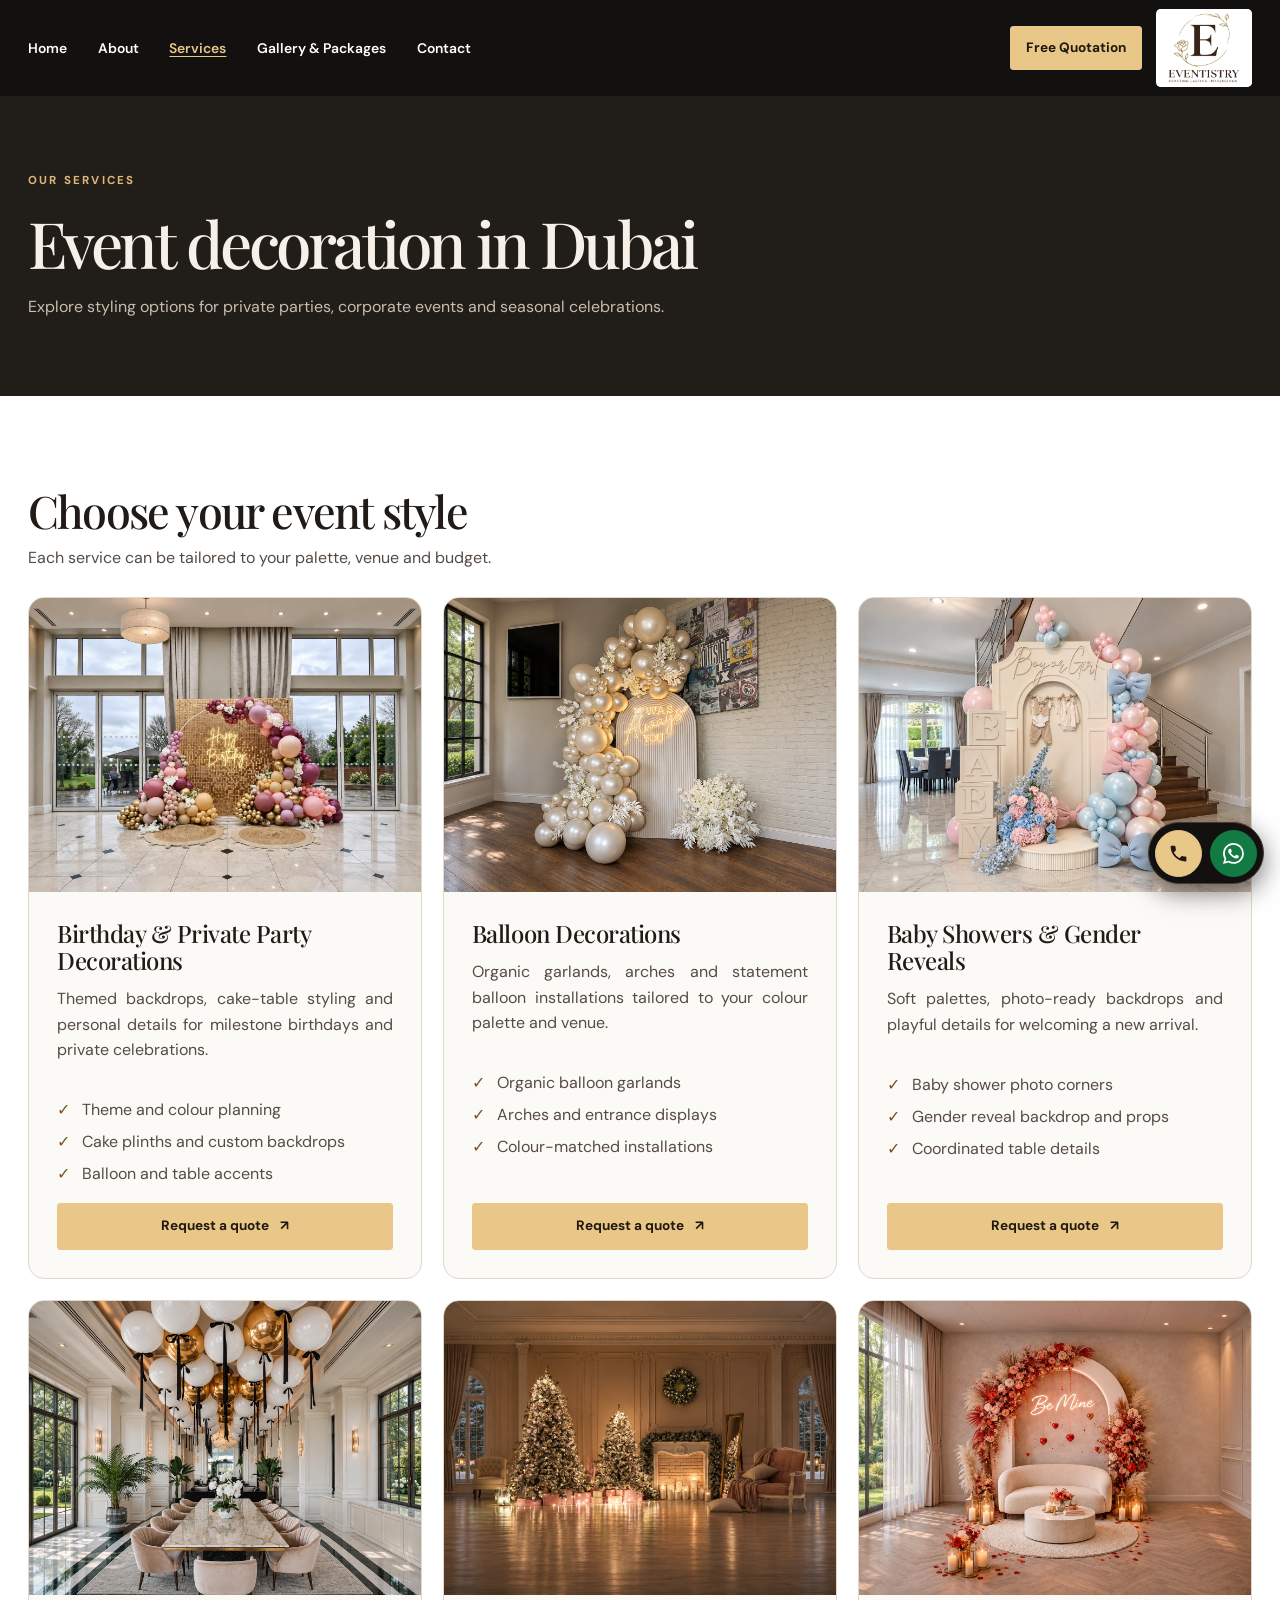
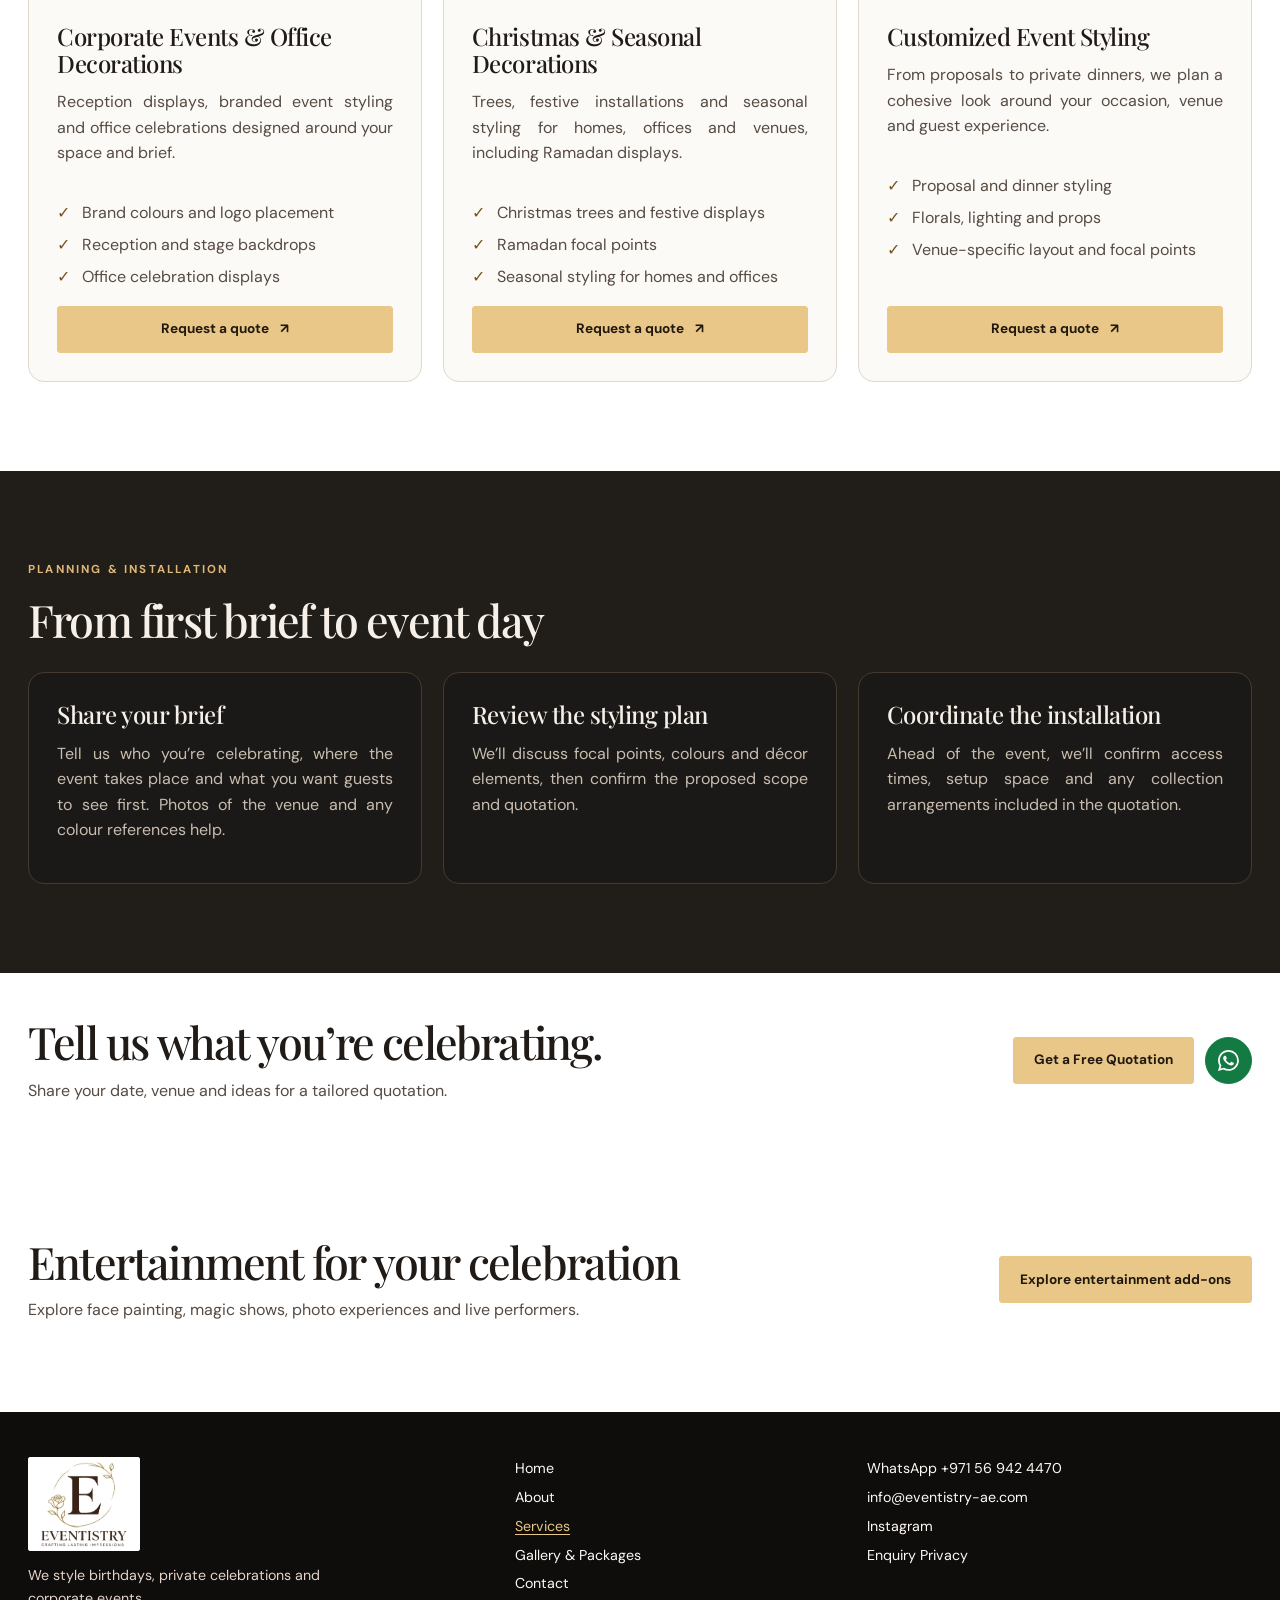
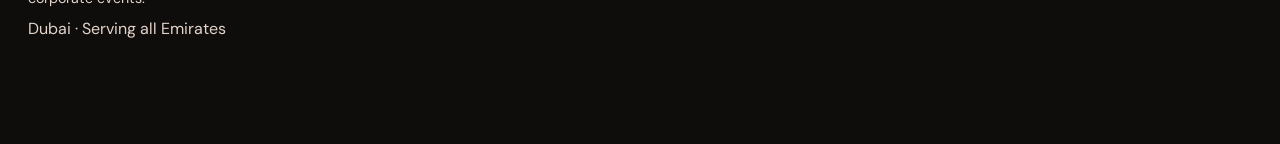
<file: services.html>
<!doctype html>
<html lang="en"><head>
<meta charset="utf-8"><meta name="viewport" content="width=device-width,initial-scale=1">
<title>Event Decoration Services in Dubai | Eventistry</title><meta name="description" content="Explore balloon styling, birthdays, baby showers, corporate events, Christmas and custom event decorations by Eventistry in Dubai.">
<meta name="theme-color" content="#121110"><meta name="robots" content="index, follow, max-image-preview:large">
<meta property="og:type" content="website"><meta property="og:site_name" content="Eventistry"><meta property="og:title" content="Event Decoration Services in Dubai | Eventistry"><meta property="og:description" content="Explore balloon styling, birthdays, baby showers, corporate events, Christmas and custom event decorations by Eventistry in Dubai."><meta name="twitter:card" content="summary_large_image">

<link rel="icon" href="assets/eventistry-logo.png" type="image/png">
<link rel="preconnect" href="https://fonts.googleapis.com">
<link rel="preconnect" href="https://fonts.gstatic.com" crossorigin>
<link href="https://fonts.googleapis.com/css2?family=DM+Sans:wght@400;500;600;700&family=Playfair+Display:ital,wght@0,400;0,500;0,600;1,400&display=swap" rel="stylesheet">
<link rel="stylesheet" href="css/styles.css?v=24">
<script src="js/site.js?v=8" defer></script>
</head><body>
<a class="skip-link" href="#main">Skip to content</a>
<header class="site-header"><div class="shell header-row">
<button type="button" class="menu-toggle" aria-expanded="false" aria-controls="navigation" aria-label="Open menu"><svg viewBox="0 0 24 24" fill="none" stroke="currentColor" stroke-width="1.8" stroke-linecap="round" aria-hidden="true"><path d="M4 6h16M4 12h16M4 18h16"/></svg></button><nav id="navigation" aria-label="Main navigation"><a href="index.html">Home</a><a href="about.html">About</a><a href="services.html" aria-current="page">Services</a><a href="gallery.html">Gallery & Packages</a><a href="contact.html">Contact</a></nav><a class="button" href="contact.html#quotation">Free Quotation</a>
<a class="brand" href="index.html" aria-label="Eventistry home"><img src="assets/eventistry-logo.png" alt="" width="329" height="392"></a>
</div></header>
<main id="main"><section class="page-head"><div class="shell"><p class="eyebrow">Our services</p><h1>Event decoration in Dubai</h1><p>Explore styling options for private parties, corporate events and seasonal celebrations.</p></div></section><div class="section-light"><section class="section shell"><div class="section-heading"><div><h2>Choose your event style</h2><p>Each service can be tailored to your palette, venue and budget.</p></div></div><div class="card-grid"><article class="service-card"><a data-photo aria-label="Open full photo" href="assets/birthday.webp" class="photo-fill" data-full-photo><img src="assets/birthday-landscape.webp" alt="Birthday &amp; Private Party Decorations" loading="lazy" decoding="async" width="1448" height="1086"></a><div><h3>Birthday &amp; Private Party Decorations</h3><p>Themed backdrops, cake-table styling and personal details for milestone birthdays and private celebrations.</p><ul class="checklist"><li>Theme and colour planning</li><li>Cake plinths and custom backdrops</li><li>Balloon and table accents</li></ul><a class="button service-quote" href="contact.html?event=Birthday%20or%20private%20party#quotation">Request a quote <span aria-hidden="true">↗</span></a></div></article><article class="service-card"><a data-photo aria-label="Open full photo" href="assets/balloons.webp" class="photo-fill" data-full-photo><img src="assets/balloons-landscape.webp" alt="Balloon Decorations" loading="lazy" decoding="async" width="1448" height="1086"></a><div><h3>Balloon Decorations</h3><p>Organic garlands, arches and statement balloon installations tailored to your colour palette and venue.</p><ul class="checklist"><li>Organic balloon garlands</li><li>Arches and entrance displays</li><li>Colour-matched installations</li></ul><a class="button service-quote" href="contact.html?event=Balloon%20decoration#quotation">Request a quote <span aria-hidden="true">↗</span></a></div></article><article class="service-card"><a data-photo aria-label="Open full photo" href="assets/baby-shower-new.jpeg" class="photo-fill" data-full-photo><img src="assets/baby-shower-new-landscape.webp" alt="Baby Showers &amp; Gender Reveals" loading="lazy" decoding="async" width="1448" height="1086"></a><div><h3>Baby Showers &amp; Gender Reveals</h3><p>Soft palettes, photo-ready backdrops and playful details for welcoming a new arrival.</p><ul class="checklist"><li>Baby shower photo corners</li><li>Gender reveal backdrop and props</li><li>Coordinated table details</li></ul><a class="button service-quote" href="contact.html?event=Baby%20shower%20or%20gender%20reveal#quotation">Request a quote <span aria-hidden="true">↗</span></a></div></article><article class="service-card"><a data-photo aria-label="Open full photo" href="assets/corporate.webp" class="photo-fill" data-full-photo><img src="assets/corporate-landscape.webp" alt="Corporate Events &amp; Office Decorations" loading="lazy" decoding="async" width="1448" height="1086"></a><div><h3>Corporate Events &amp; Office Decorations</h3><p>Reception displays, branded event styling and office celebrations designed around your space and brief.</p><ul class="checklist"><li>Brand colours and logo placement</li><li>Reception and stage backdrops</li><li>Office celebration displays</li></ul><a class="button service-quote" href="contact.html?event=Corporate%20or%20office%20event#quotation">Request a quote <span aria-hidden="true">↗</span></a></div></article><article class="service-card"><a data-photo aria-label="Open full photo" href="assets/seasonal.webp" class="photo-fill" data-full-photo><img src="assets/seasonal-landscape.webp" alt="Christmas &amp; Seasonal Decorations" loading="lazy" decoding="async" width="1448" height="1086"></a><div><h3>Christmas &amp; Seasonal Decorations</h3><p>Trees, festive installations and seasonal styling for homes, offices and venues, including Ramadan displays.</p><ul class="checklist"><li>Christmas trees and festive displays</li><li>Ramadan focal points</li><li>Seasonal styling for homes and offices</li></ul><a class="button service-quote" href="contact.html?event=Christmas%20or%20seasonal%20event#quotation">Request a quote <span aria-hidden="true">↗</span></a></div></article><article class="service-card"><a data-photo aria-label="Open full photo" href="assets/custom.webp" class="photo-fill" data-full-photo><img src="assets/custom-landscape.webp" alt="Customized Event Styling" loading="lazy" decoding="async" width="1448" height="1086"></a><div><h3>Customized Event Styling</h3><p>From proposals to private dinners, we plan a cohesive look around your occasion, venue and guest experience.</p><ul class="checklist"><li>Proposal and dinner styling</li><li>Florals, lighting and props</li><li>Venue-specific layout and focal points</li></ul><a class="button service-quote" href="contact.html?event=Custom%20event%20styling#quotation">Request a quote <span aria-hidden="true">↗</span></a></div></article></div></section></div><section class="section services-preview"><div class="shell"><div class="section-heading"><div><p class="eyebrow">Planning & installation</p><h2>From first brief to event day</h2></div></div>
  <ol class="card-grid process-list"><li class="package"><h3>Share your brief</h3><p>Tell us who you’re celebrating, where the event takes place and what you want guests to see first. Photos of the venue and any colour references help.</p></li><li class="package"><h3>Review the styling plan</h3><p>We’ll discuss focal points, colours and décor elements, then confirm the proposed scope and quotation.</p></li><li class="package"><h3>Coordinate the installation</h3><p>Ahead of the event, we’ll confirm access times, setup space and any collection arrangements included in the quotation.</p></li></ol></div></section><section class="section-light callout"><div class="shell callout-row"><div><h2>Tell us what you’re celebrating.</h2><p>Share your date, venue and ideas for a tailored quotation.</p></div><div class="actions"><a class="button" href="contact.html#quotation">Get a Free Quotation</a><a class="button contact-icon whatsapp-icon" data-whatsapp href="https://wa.me/971569424470?text=Hello%20Eventistry%2C%20I%20would%20like%20an%20event%20decoration%20quote." aria-label="Chat on WhatsApp" title="Chat on WhatsApp"><svg viewBox="0 0 16 16" aria-hidden="true" fill="currentColor"><path d="M13.601 2.326A7.85 7.85 0 0 0 7.996 0C3.627 0 .068 3.558.064 7.928c0 1.399.366 2.76 1.057 3.965L0 16l4.204-1.102a7.9 7.9 0 0 0 3.788.964h.004c4.37 0 7.928-3.559 7.932-7.928a7.9 7.9 0 0 0-2.327-5.608zM7.996 14.521a6.55 6.55 0 0 1-3.354-.919l-.24-.144-2.493.654.666-2.431-.157-.251a6.57 6.57 0 0 1-1.008-3.502c0-3.632 2.957-6.589 6.59-6.589a6.55 6.55 0 0 1 4.659 1.932 6.56 6.56 0 0 1 1.929 4.662c-.004 3.632-2.961 6.588-6.592 6.588zm3.615-4.917c-.197-.099-1.169-.578-1.351-.644-.181-.066-.313-.099-.445.099-.132.198-.511.643-.626.776-.116.132-.231.149-.429.05-.197-.099-.835-.308-1.59-.981-.588-.524-.985-1.171-1.1-1.369-.115-.198-.012-.305.087-.404.089-.088.197-.231.296-.347.099-.115.132-.197.198-.329.066-.132.033-.248-.017-.347-.049-.099-.445-1.072-.609-1.468-.161-.386-.325-.333-.445-.339l-.38-.007a.73.73 0 0 0-.528.247c-.181.198-.692.677-.692 1.65 0 .973.709 1.914.807 2.046.099.132 1.396 2.132 3.382 2.989.472.204.841.326 1.128.417.474.151.905.13 1.246.079.38-.057 1.169-.479 1.334-.941.165-.462.165-.858.116-.94-.05-.083-.182-.132-.38-.231z"/></svg></a></div></div></section><section class="section section-light"><div class="shell callout-row"><div><h2>Entertainment for your celebration</h2><p>Explore face painting, magic shows, photo experiences and live performers.</p></div><a class="button" href="gallery.html#entertainment">Explore entertainment add-ons</a></div></section></main>
<footer class="site-footer"><div class="shell footer-grid"><div><a class="brand footer-brand" href="index.html" aria-label="Eventistry home"><img src="assets/eventistry-logo.png" alt="" width="329" height="392" loading="lazy"></a><p class="footer-description">We style birthdays, private celebrations and corporate events.</p><p>Dubai · Serving all Emirates</p></div><div class="footer-nav"><a href="index.html">Home</a><a href="about.html">About</a><a href="services.html" aria-current="page">Services</a><a href="gallery.html">Gallery & Packages</a><a href="contact.html">Contact</a></div><div class="footer-nav"><a data-whatsapp href="https://wa.me/971569424470">WhatsApp +971 56 942 4470</a><a href="mailto:info@eventistry-ae.com">info@eventistry-ae.com</a><a href="https://www.instagram.com/eventistry_uae/">Instagram</a><a href="privacy.html">Enquiry Privacy</a></div></div></footer>
<aside class="contact-dock" aria-label="Quick contact"><a class="button contact-icon phone-icon" href="tel:+971586629548" aria-label="Call Eventistry" title="Call Eventistry"><svg viewBox="0 0 24 24" aria-hidden="true" fill="currentColor"><path d="M6.6 10.8a15.7 15.7 0 0 0 6.6 6.6l2.2-2.2a1 1 0 0 1 1-.24c1.14.38 2.36.58 3.6.58a1 1 0 0 1 1 1V20a1 1 0 0 1-1 1C10.61 21 3 13.39 3 4a1 1 0 0 1 1-1h3.5a1 1 0 0 1 1 1c0 1.25.2 2.46.58 3.6a1 1 0 0 1-.25 1z"/></svg></a><a class="button contact-icon whatsapp-icon" data-whatsapp href="https://wa.me/971569424470?text=Hello%20Eventistry%2C%20I%20would%20like%20an%20event%20decoration%20quote." aria-label="Chat on WhatsApp" title="Chat on WhatsApp"><svg viewBox="0 0 16 16" aria-hidden="true" fill="currentColor"><path d="M13.601 2.326A7.85 7.85 0 0 0 7.996 0C3.627 0 .068 3.558.064 7.928c0 1.399.366 2.76 1.057 3.965L0 16l4.204-1.102a7.9 7.9 0 0 0 3.788.964h.004c4.37 0 7.928-3.559 7.932-7.928a7.9 7.9 0 0 0-2.327-5.608zM7.996 14.521a6.55 6.55 0 0 1-3.354-.919l-.24-.144-2.493.654.666-2.431-.157-.251a6.57 6.57 0 0 1-1.008-3.502c0-3.632 2.957-6.589 6.59-6.589a6.55 6.55 0 0 1 4.659 1.932 6.56 6.56 0 0 1 1.929 4.662c-.004 3.632-2.961 6.588-6.592 6.588zm3.615-4.917c-.197-.099-1.169-.578-1.351-.644-.181-.066-.313-.099-.445.099-.132.198-.511.643-.626.776-.116.132-.231.149-.429.05-.197-.099-.835-.308-1.59-.981-.588-.524-.985-1.171-1.1-1.369-.115-.198-.012-.305.087-.404.089-.088.197-.231.296-.347.099-.115.132-.197.198-.329.066-.132.033-.248-.017-.347-.049-.099-.445-1.072-.609-1.468-.161-.386-.325-.333-.445-.339l-.38-.007a.73.73 0 0 0-.528.247c-.181.198-.692.677-.692 1.65 0 .973.709 1.914.807 2.046.099.132 1.396 2.132 3.382 2.989.472.204.841.326 1.128.417.474.151.905.13 1.246.079.38-.057 1.169-.479 1.334-.941.165-.462.165-.858.116-.94-.05-.083-.182-.132-.38-.231z"/></svg></a></aside>
<dialog class="lightbox" aria-label="Project photo"><button type="button" class="close-photo" aria-label="Close photo">×</button><img alt=""></dialog>
<script src="js/quote.js" defer></script>
</body></html>
</file>
<file: css/styles.css>
/* Eventistry palette, type and shared layout */
:root {
  color-scheme: dark;
  --header-logo-height: 78px;
  --paper: #121110;
  --surface: #1b1917;
  --ink: #f6f0e8;
  --muted: #c9bdb0;
  --accent: #e9c789;
  --button-gold: #e9c789;
  --panel: #211d19;
  --gold: #dfb879;
  --line: #443a30;
  --display: 'Playfair Display', Georgia, serif;
  --body: 'DM Sans', Arial, sans-serif;
}
*, *::before, *::after { box-sizing: border-box; }
html { scroll-behavior: smooth; }
body { margin: 0; background: var(--paper); color: var(--ink); font: 400 1rem/1.6 var(--body); }
img { display: block; max-width: 100%; }
a { color: inherit; text-decoration: none; text-underline-offset: .22em; }
a:hover { color: var(--accent); }
:focus-visible { outline: 3px solid #e9c789; outline-offset: 4px; }
h1, h2, h3, p, figure { margin: 0; }
h1, h2, h3 { font-family: var(--display); font-weight: 500; line-height: 1.13; }
h1 { font-size: clamp(2.8rem, 6vw, 5.6rem); letter-spacing: -.055em; }
h2 { font-size: clamp(2rem, 3.5vw, 3.25rem); letter-spacing: -.04em; }
h3 { font-size: 1.5rem; letter-spacing: -.02em; }
p { color: var(--muted); }
p + p { margin-top: 1rem; }
.shell { width: min(100% - 3.5rem, 1240px); margin-inline: auto; }
.section { padding-block: clamp(3.5rem, 7vw, 6.4rem); }
.eyebrow { color: var(--gold); font-weight: 700; font-size: .72rem; letter-spacing: .19em; text-transform: uppercase; margin-bottom: 1rem; }
.skip-link { position: fixed; top: 1rem; left: 1rem; z-index: 6; background: var(--surface); padding: .6rem; transform: translateY(-200%); }
.skip-link:focus { transform: none; }
.button, .menu-toggle { display: inline-flex; align-items: center; justify-content: center; min-height: 47px; padding: .65rem 1.25rem; border: 1px solid var(--button-gold); border-radius: 3px; background: var(--button-gold); color: #21190e; font: 700 .85rem/1.35 var(--body); text-align: center; text-decoration: none; cursor: pointer; }
.button:hover { background: #f6dbaa; color: #21190e; }
.button.outline { background: transparent; color: var(--accent); }
.button.outline:hover { background: var(--panel); }
.actions { display: flex; flex-wrap: wrap; gap: .7rem; }
.text-link { color: var(--accent); font-weight: 700; }
.site-header { position: relative; z-index: 5; background: transparent; }
.header-row { display: flex; align-items: center; justify-content: space-between; gap: .85rem; position: relative; padding-block: .55rem; }
.brand { position: relative; display: block; width: 112px; height: 94px; flex: none; overflow: hidden; border-radius: 3px; background: #fff; }
/* Center the printed artwork within the white frame, using its center in the source PNG. */
.brand img { position: absolute; top: 50%; left: 50%; width: 123px; height: auto; max-width: none; transform: translate(-46.5%, -48.6%); }
.site-header .brand { width: 96px; height: var(--header-logo-height); border-radius: 5px; }
.site-header .brand img { width: 102px; }
.header-row nav { color: #fff; }
.header-row > .button { white-space: nowrap; }
.header-row > nav + .button { margin-inline-start: auto; min-height: 44px; padding-inline: .95rem; }
nav { display: flex; gap: clamp(.9rem, 2.4vw, 2.4rem); }
nav a { font-weight: 600; font-size: .87rem; white-space: nowrap; }
nav a[aria-current="page"], .footer-nav a[aria-current="page"] { text-decoration: underline; color: var(--accent); }
.menu-toggle { display: none; }

/* Photography and public pages */
/* Full-bleed project photo with a contrast gradient behind the quotation copy. */
.hero { position: relative; display: grid; align-items: center; isolation: isolate; min-height: clamp(570px, 51vw, 765px); background: #191513; border-bottom: 1px solid var(--line); }
.hero-picture, .hero::after { position: absolute; inset: 0; }
.hero-picture { z-index: -2; }
.hero-picture img { width: 100%; height: 100%; object-fit: cover; object-position: center 55%; }
.hero::after { content: ''; z-index: -1; background: linear-gradient(90deg, #171311 0%, #171311eb 27%, #17131185 49%, transparent 67%); }
/* Extend the banner behind the transparent home header and shade the menu area. */
.home-page { --header-height: calc(var(--header-logo-height) + 1.1rem); }
.home-page .hero {
  margin-top: calc(-1 * var(--header-height));
  padding-top: var(--header-height);
  min-height: calc(clamp(570px, 51vw, 765px) + var(--header-height));
}
.home-page .hero::before {
  content: '';
  position: absolute;
  inset: 0 0 auto;
  z-index: -1;
  height: calc(var(--header-height) + 2.5rem);
  background: linear-gradient(to bottom, #100d0dd9, #100d0d99 55%, transparent);
}
.hero-inner { padding-block: clamp(3rem, 8vw, 7rem); }
.hero h1 { color: #fffaf3; font-size: clamp(2.75rem, 5.2vw, 5rem); }
.hero h1 em { color: var(--accent); font-weight: 400; }
.hero-copy > p:not(.eyebrow) { max-width: 47ch; margin-top: 1.25rem; color: #fff7ed; }
.hero .actions { margin-top: 1.8rem; }
.hero .button.outline { background: #140f0f7a; }
.hero .button.outline:hover { background: var(--panel); }
.services-preview, .page-head { background: var(--panel); }
.section-heading { display: flex; justify-content: space-between; align-items: end; gap: 1rem; margin-bottom: 1.65rem; }
.section-heading h2 + p { margin-top: .55rem; }
.card-grid { display: grid; grid-template-columns: repeat(3,minmax(0, 1fr)); gap: 1.3rem; }
.service-card, .package { background: var(--surface); border: 1px solid var(--line); border-radius: 3px; overflow: hidden; }
.service-card { display: flex; flex-direction: column; }
.service-card > div { flex: 1; display: flex; flex-direction: column; }
.service-quote { width: 100%; gap: .65rem; margin-top: auto; }
.service-card img { width: 100%; aspect-ratio: 1.45; object-fit: cover; }
.service-card > div, .package { padding: clamp(1rem, 2.4vw, 1.75rem); }
.service-card p, .package p { margin: .75rem 0; }
.gallery-teaser { display: grid; grid-template-columns: 1fr .88fr; gap: clamp(1.6rem, 7vw, 6rem); align-items: center; }
.gallery-teaser img { width: 100%; height: clamp(240px, 34vw, 425px); object-fit: cover; border-radius: 3px; }
.gallery-teaser .about-logo { margin-bottom: 1.15rem; }
.gallery-teaser .about-logo img { width: 123px; height: auto; object-fit: initial; }
.gallery-teaser h2 + p, .gallery-teaser p + a { margin-top: 1rem; }
.gallery-teaser a { display: inline-block; }
.callout { background: #292117; padding-block: 2.75rem; }
.callout-row { display: flex; align-items: center; justify-content: space-between; gap: 1.4rem; flex-wrap: wrap; }
.callout-row h2 + p { margin-top: .6rem; }
.page-head { padding-block: clamp(2.5rem, 6vw, 5rem); }
.page-head h1 { font-size: clamp(2.6rem, 5vw, 4.7rem); }
.page-head h1 + p { margin-top: .9rem; }
.steps { padding-left: 1.4rem; margin: 1.25rem 0 0; }
.steps li + li { margin-top: .45rem; }
.gallery-grid { display: grid; grid-template-columns: repeat(4,minmax(0,1fr)); gap: 1.25rem; margin-top: 1.5rem; }
.gallery-grid img { width: 100%; aspect-ratio: 1; object-fit: cover; border-radius: 3px; }
.gallery-grid a { display: block; }
figcaption { font-size: .87rem; margin-top: .45rem; color: var(--muted); }
.lightbox { background: #231b18; border: 0; padding: .7rem; max-width: min(94vw, 1000px); max-height: 92vh; }
.lightbox::backdrop { background: #211815d9; }
.lightbox img { max-height: 81vh; object-fit: contain; }
.close-photo { cursor: pointer; margin-left: auto; display: block; border: 0; background: transparent; color: white; font-size: 1.65rem; }
.site-footer { background: #0e0d0c; color: #fff9f3; padding-block: 2.8rem; }
.site-footer p { color: #e4d4ca; margin: .4rem 0; }
.site-footer a:hover { color: #fff; }
.footer-grid { display: grid; grid-template-columns: 1.2fr .85fr 1fr; gap: 1.6rem; }
.footer-description { max-width: 34ch; font-size: .89rem; }
.footer-brand { margin-bottom: .8rem; }
.footer-nav { display: grid; align-content: start; gap: .38rem; font-size: .89rem; overflow-wrap: anywhere; }

/* Quote form and dashboard */
.quote-layout { display: grid; grid-template-columns: .78fr 1.22fr; gap: clamp(1.4rem, 6vw, 5rem); align-items: start; }
.quote-layout h1 { font-size: clamp(2.65rem, 5.25vw, 4.7rem); }
.quote-intro > p:not(.eyebrow) { margin: 1.15rem 0; }
.contact-links { display: grid; gap: .55rem; justify-items: start; margin-block: 1.4rem; overflow-wrap: anywhere; }
.landing-photo { margin-top: 1.8rem; }
.landing-photo img { width: 100%; aspect-ratio: 1.45; object-fit: cover; border-radius: 3px; }
.form-card { padding: clamp(1rem, 3vw, 2rem); border: 1px solid var(--line); background: var(--surface); border-radius: 4px; scroll-margin-top: 1rem; }
.form-card h2 { font-size: clamp(1.7rem, 3vw, 2.5rem); }
.form-card h2 + p, .form-note { margin-top: .65rem; }
.form-grid { display: grid; grid-template-columns: repeat(2,minmax(0,1fr)); gap: .95rem; margin: 1.25rem 0; }
.wide { grid-column: 1 / -1; }
label { display: block; color: var(--ink); font-size: .86rem; font-weight: 700; }
input, select, textarea { display: block; margin-top: .25rem; width: 100%; min-height: 42px; background: var(--field-background, #131210); border: 1px solid var(--field-border, #72604d); border-radius: 3px; padding: .55rem .65rem; color: var(--ink); font: 400 1rem/1.35 var(--body); }
input[type="file"] { font-size: .85rem; }
textarea { resize: vertical; }
.optional, small, .form-note { font-size: .8rem; color: var(--muted); font-weight: 400; }
.trap { position: absolute; width: 1px; height: 1px; overflow: hidden; clip-path: inset(50%); }
.notice { background: var(--panel); padding: .65rem .85rem; margin-block: .8rem; overflow-wrap: anywhere; }
.privacy-copy { max-width: 760px; }
.privacy-copy .button { margin-top: 1rem; }
.admin { max-width: 1020px; }
.admin h1 { font-size: clamp(2.65rem, 5vw, 4rem); }
.admin > h1 { margin-bottom: 1rem; }
.admin > section { margin-bottom: 1.3rem; }
.admin h2 { font-size: 1.85rem; margin-bottom: .8rem; }
.admin h3 { margin-block: 1.3rem .4rem; }
.admin fieldset { border: 1px solid var(--line); margin: .65rem 0; padding: .7rem; min-width: 0; }
.admin legend { font-weight: 700; }
.admin label + label { margin-top: .55rem; }
.admin input[type="checkbox"] { display: inline; min-height: auto; width: auto; }
.admin img { width: 92px; aspect-ratio: 1.3; object-fit: cover; }
.admin summary { cursor: pointer; font-weight: 700; overflow-wrap: anywhere; }
.admin details { border-bottom: 1px solid var(--line); padding: .65rem 0; }
.admin dt { font-weight: 700; }
.admin dd { margin: 0 0 .6rem; white-space: pre-wrap; overflow-wrap: anywhere; }
.admin .button { margin-top: .6rem; }
.consent { position: fixed; z-index: 4; bottom: 1rem; left: 1rem; right: 1rem; margin-left: auto; width: min(29rem, calc(100% - 2rem)); background: var(--surface); border: 1px solid var(--line); padding: 1rem; box-shadow: 0 8px 28px #0008; }
.consent p { margin-bottom: .65rem; }

@media (max-width: 930px) {
  .shell { width: min(100% - 2rem, 1240px); }
  .header-row { gap: .65rem; }
  nav { gap: .85rem; }
  .header-row > .button { padding-inline: .75rem; }
}
@media (max-width: 760px) {
  .header-row { flex-wrap: wrap; padding-block: .45rem; }
  nav { order: 4; width: 100%; flex-wrap: wrap; padding: .5rem 0; }
  .js .menu-toggle { display: inline-flex; background: transparent; color: var(--accent); padding-inline: .65rem; }
  .js nav:not(.open) { display: none; }
  .gallery-teaser, .quote-layout { grid-template-columns: 1fr; }
  .hero { align-items: end; }
  .home-page { --header-height: calc(var(--header-logo-height) + .9rem); }
  .home-page .hero { min-height: calc(650px + var(--header-height)); }
  html:not(.js) .home-page .hero { margin-top: 0; padding-top: 0; min-height: 650px; }
  html:not(.js) .home-page .hero::before { display: none; }
  .hero-picture img { object-position: center top; }
  .hero::after { background: linear-gradient(0deg, #100d0df5 0%, #100d0dbf 39%, #100d0d26 86%); }
  .hero-inner { padding-bottom: 2.6rem; }
  .hero-copy > p:not(.eyebrow) { max-width: 52ch; }
  .section-heading { align-items: start; flex-direction: column; }
  .card-grid, .gallery-grid { grid-template-columns: repeat(2,minmax(0,1fr)); }
  .footer-grid { grid-template-columns: 1fr 1fr; }
  .landing-photo { display: none; }
}
@media (max-width: 460px) {
  :root { --header-logo-height: 66px; }
  .site-header .brand { width: 82px; }
  .site-header .brand img { width: 87px; }
  .home-page .hero { min-height: calc(610px + var(--header-height)); }
  html:not(.js) .home-page .hero { min-height: 610px; }
  .header-row > .button, .menu-toggle { min-height: 41px; padding-inline: .55rem; font-size: .72rem; }
  .card-grid, .form-grid, .footer-grid { grid-template-columns: 1fr; }
  .gallery-grid { gap: .7rem; }
}
@media (prefers-reduced-motion: reduce) { html { scroll-behavior: auto; } }

/* Portfolio, package comparison and planning sections */
.service-card, .package, .gallery-grid figure, .testimonial { border-radius: 16px; }
.gallery-teaser img, .landing-photo img { border-radius: 16px; }
.gallery-grid figure { overflow: hidden; background: var(--surface); border: 1px solid var(--line); }
.gallery-grid img { border-radius: 0; }
.gallery-grid figcaption { margin: 0; padding: .75rem .9rem; }
.featured-gallery { grid-template-columns: repeat(3,minmax(0,1fr)); }
.featured-gallery img { aspect-ratio: 1.35; }
.checklist { list-style: none; padding: 0; margin: 1rem 0; }
.checklist li { display: grid; grid-template-columns: 1em 1fr; gap: .55rem; margin-top: .4rem; color: var(--muted); }
.checklist li::before { content: '✓'; color: var(--accent); }
.pricing-card { display: flex; flex-direction: column; padding: clamp(1.25rem, 3vw, 2rem); }
.pricing-highlight { border-color: var(--gold); background: linear-gradient(170deg,#30251a,var(--surface) 64%); }
.package-price { margin: 1rem 0 .3rem; display: grid; }
.package-price span { font-size: .78rem; color: var(--muted); }
.package-price strong { color: var(--accent); font: 500 clamp(1.75rem,3vw,2.4rem)/1.25 var(--display); }
.pricing-card .button { margin-top: auto; }
.pricing-card .checklist { padding-bottom: .8rem; }
.process-list { list-style: none; margin: 0; padding: 0; }
/* Three testimonials per row on desktop, with responsive portrait cards. */
.testimonial-grid { display: grid; grid-template-columns: repeat(3,minmax(0,1fr)); gap: 1.3rem; }
.testimonial { display: flex; flex-direction: column; gap: .9rem; min-width: 0; padding: clamp(1.2rem,2.4vw,1.85rem); border: 1px solid var(--line); background: linear-gradient(165deg,#292117 0%,var(--surface) 58%); }
.testimonial-mark { color: var(--gold); font: 3.5rem/.8 var(--display); height: 1.8rem; }
.testimonial blockquote { margin: 0 0 .5rem; color: var(--ink); overflow-wrap: anywhere; font: 400 clamp(1.05rem,1.6vw,1.24rem)/1.55 var(--body); }
.testimonial figcaption { display: flex; align-items: center; gap: .75rem; margin: auto 0 0; padding-top: 1rem; border-top: 1px solid var(--line); color: var(--gold); overflow-wrap: anywhere; }
.testimonial figcaption img, .testimonial-initials { flex: 0 0 54px; width: 54px; height: 54px; border-radius: 50%; border: 1px solid var(--gold); object-fit: cover; }
.testimonial-initials { display: grid; place-items: center; background: var(--panel); }
.admin img.testimonial-admin-photo { width: 54px; height: 54px; border-radius: 50%; }
@media (max-width: 900px) {
  .testimonial-grid { grid-template-columns: repeat(2,minmax(0,1fr)); }
}
@media (max-width: 620px) {
  .testimonial-grid { grid-template-columns: 1fr; }
}
.faq-layout { display: grid; grid-template-columns: .72fr 1.28fr; align-items: start; gap: clamp(1.2rem,5vw,4rem); }
.faq-layout h2 + p { margin-top: .7rem; }
.faq-list { display: grid; gap: .65rem; }
.faq-list details { border: 1px solid var(--line); border-radius: 10px; background: var(--surface); padding: .85rem 1rem; }
.faq-list summary { cursor: pointer; font-weight: 700; }
.faq-list details[open] summary { color: var(--accent); }
.faq-list details p { margin-top: .65rem; }
.contact-dock { position: fixed; z-index: 3; right: max(1rem, env(safe-area-inset-right)); bottom: max(1rem, env(safe-area-inset-bottom)); display: flex; gap: .4rem; padding: .4rem; border: 1px solid var(--line); border-radius: 999px; background: #121110; box-shadow: 0 8px 26px #0008; }
.contact-dock .button { border-radius: 999px; min-height: 42px; }
.contact-dock [data-whatsapp] { background: #208249; color: #fff; border-color: #208249; }
.contact-dock [data-whatsapp]:hover { background: #17663a; }
.site-footer { padding-bottom: 6rem; }
@media (max-width: 760px) {
  .faq-layout { grid-template-columns: 1fr; }
  .featured-gallery { grid-template-columns: repeat(2,minmax(0,1fr)); }
}
@media (max-width: 460px) {
  .featured-gallery { grid-template-columns: 1fr; }
}

/* Full-width event slideshow. The copy and quote actions stay in place. */
.hero-slides { position: absolute; inset: 0; z-index: -2; overflow: hidden; }
.hero-slides .hero-picture { z-index: auto; opacity: 0; transition: opacity .65s ease; }
.hero-slides .is-current { opacity: 1; }
/* Give the portrait its own space so the milestone number and cake stay in frame. */
.hero-slides .hero-picture-portrait {
  left: auto;
  width: min(56%, 900px);
  mask-image: linear-gradient(to right, transparent, #000 24%);
}
.hero-picture-portrait img { object-position: center 34%; }
@media (max-width: 760px) {
  .hero-slides .hero-picture-portrait {
    left: 0;
    width: 100%;
    bottom: 32%;
    mask-image: linear-gradient(to bottom, #000 62%, transparent);
  }
  .hero-picture-portrait img { object-position: center 29%; }
}
.hero-controls { position: absolute; z-index: 1; inset-inline: 0; bottom: 1rem; display: flex; align-items: center; gap: .3rem; }
.hero-controls[hidden] { display: none; }
.hero-controls button { min-width: 32px; min-height: 36px; padding: .35rem; border: 0; background: transparent; color: #fff; cursor: pointer; }
.hero-controls [data-slide-button]::before { content: ''; display: block; width: 11px; height: 11px; margin: auto; border-radius: 50%; border: 1px solid #fff; background: #211a1699; }
.hero-controls button[aria-pressed="true"]::before { background: var(--accent); border-color: var(--accent); }
.hero-controls [data-slide-pause] { min-width: 54px; padding-inline: .65rem; border: 1px solid #ffffff70; border-radius: 999px; background: #211a16c7; font: 700 .75rem var(--body); }
@media (max-width: 760px) {
  .hero-inner { padding-bottom: 4.6rem; }
}
@media (prefers-reduced-motion: reduce) {
  .hero-slides .hero-picture { transition: none; }
}

/* Keep example reviews clearly identified and the reviewer details easy to scan. */
.testimonial-note { color: var(--muted); font-size: .85rem; }
.testimonial-occasion { display: block; color: var(--muted); font-size: .82rem; margin-top: .1rem; }

/* Recognisable contact icons, with full touch targets and accessible labels. */
.button.contact-icon { width: 47px; height: 47px; min-height: 47px; flex: 0 0 47px; padding: 0; border-radius: 50%; }
.contact-icon svg { width: 21px; height: 21px; }
.button.whatsapp-icon { background: #147a44; border-color: #147a44; color: #fff; }
.button.whatsapp-icon:hover { background: #106b3a; }
.button.phone-icon { background: var(--accent); color: #21190e; }
.button.phone-icon:hover { background: #f6dbaa; }
.contact-dock { gap: .45rem; }
.menu-toggle svg { width: 21px; height: 21px; }

@media (max-width: 760px) {
  .header-row { gap: .6rem; }
  .js .menu-toggle { width: 44px; height: 44px; min-height: 44px; padding: 0; border-radius: 7px; }
  .js .menu-toggle[aria-expanded="true"] { background: var(--accent); color: #21190e; }
  .js .header-row nav.open { position: absolute; inset: 100% 0 auto; display: grid; width: auto; gap: 0; padding: .4rem; background: var(--surface); border: 1px solid var(--line); border-radius: 0 0 12px 12px; box-shadow: 0 14px 28px #0007; }
  .header-row nav a { display: block; padding: .72rem .8rem; border-radius: 6px; }
  .header-row nav a:hover, .header-row nav a[aria-current="page"] { background: var(--panel); }
  .contact-dock.hero-actions-visible { display: none; }
  .hero .actions { gap: .45rem; }
  .hero .actions > .button:first-child { padding-inline: .9rem; }
}

/* Keep the two banner actions equally sized on desktop and mobile. */
.hero [data-hero-actions] { display: grid; grid-template-columns: repeat(2,minmax(0,1fr)); max-width: 19rem; }
.hero [data-hero-actions] .button { min-height: 48px; padding: .6rem .8rem; gap: .45rem; }
.hero [data-hero-actions] svg { width: 21px; height: 21px; }

/* Align long-form copy to both edges while keeping final lines naturally aligned. */
main :where(p:not(.eyebrow, .testimonial-note, .form-note, .notice), blockquote) {
  text-align: justify;
  text-align-last: start;
  hyphens: auto;
  overflow-wrap: break-word;
}
main p + p { margin-block-start: 1rem; }

.hero-copy > p:not(.eyebrow) { text-align: left; hyphens: none; }


/* White sections share a palette for copy, cards and form controls. */
.section-light {
  color-scheme: light;
  --ink: #211b17;
  --muted: #564b43;
  --surface: #fcfaf7;
  --panel: #f5f0e9;
  --line: #e1d7cb;
  --accent: #78531e;
  --gold: #78531e;
  --field-background: #fff;
  --field-border: #9c8a7a;
  background: #fff;
  color: var(--ink);
}
.section-light .pricing-highlight { background: linear-gradient(170deg, #f5ebdb, var(--surface) 64%); }
.section-light .testimonial { background: linear-gradient(165deg, #f5ebdb, var(--surface) 58%); }
.section-light :focus-visible { outline-color: var(--accent); }

/* Celebration packages and optional experiences */
.pricing-card { min-width: 0; }
.pricing-card h3 { min-height: 2.6em; }
.pricing-note { margin-top: 1.75rem; max-width: 85ch; font-size: .9rem; }
.addon-grid, .entertainment-grid, .experience-categories { display: grid; grid-template-columns: repeat(3,minmax(0,1fr)); gap: 1.2rem; }
.addon-card, .experience-card { display: flex; flex-direction: column; align-items: start; gap: .8rem; padding: 1.5rem; border: 1px solid var(--line); border-radius: 16px; background: var(--surface); min-width: 0; }
.addon-card h3, .experience-card h3 { font-size: 1.35rem; }
.addon-card .button, .experience-card .button { margin-top: auto; width: 100%; }
.addon-price { color: var(--gold); }
.experience-card .eyebrow { margin: 0; font-size: .65rem; }
.additional-heading { margin: 2.5rem 0 1.2rem; }
.service-card img[src*="baby-shower-new"] { object-position: center 42%; }
@media (max-width: 900px) { .addon-grid, .entertainment-grid, .experience-categories { grid-template-columns: repeat(2,minmax(0,1fr)); } }
@media (max-width: 600px) { .addon-grid, .entertainment-grid, .experience-categories { grid-template-columns: 1fr; } .pricing-card h3 { min-height: 0; } }

/* Photographic cards for celebration packages and optional experiences. */
.package-photo { width: 100%; aspect-ratio: 1.6; object-fit: cover; border-radius: 11px; margin-bottom: 1.2rem; }
.addon-photo, .experience-photo { width: 100%; aspect-ratio: 1.6; border-radius: 10px; object-fit: cover; margin-bottom: .2rem; }
.experience-photo { background-image: url('../assets/entertainment-scenes.webp'); background-size: 400% 200%; background-position: var(--photo-x) var(--photo-y); background-repeat: no-repeat; }
.pricing-card { overflow: hidden; }
.experience-photo { aspect-ratio: 3 / 4; }

/* Uploaded Bubble Show photograph uses the same frame as the entertainment cards. */
img.bubble-show-photo { display: block; object-fit: cover; object-position: center; background: none; }

/* Extended horizontal photos fill equal frames without artificial blur. */
.photo-fill { display: block; position: relative; width: 100%; height: auto; aspect-ratio: 4 / 3; overflow: hidden; flex-shrink: 0; border-radius: 10px; cursor: zoom-in; }
.photo-fill::before { display: none; }
main .photo-fill > img { display: block; position: absolute; inset: 0; width: 100%; height: 100%; margin: 0; aspect-ratio: auto; object-fit: cover; object-position: center; border-radius: 0; filter: none; }
.gallery-grid { display: grid; columns: auto; grid-template-columns: repeat(4,minmax(0,1fr)); align-items: stretch; gap: 1.25rem; }
.featured-gallery { grid-template-columns: repeat(3,minmax(0,1fr)); }
.gallery-grid figure { display: flex; flex-direction: column; width: auto; min-width: 0; margin: 0; overflow: hidden; border-radius: 14px; }
.gallery-grid figure > a { display: block; width: 100%; height: auto; aspect-ratio: 4 / 3; overflow: hidden; }
.gallery-grid a .photo-fill { height: 100%; aspect-ratio: auto; border-radius: 0; }
.gallery-grid figcaption { display: flex; align-items: center; min-height: 60px; padding: .8rem 1rem; margin: 0; }
.service-card > .photo-fill { border-radius: 0; }
.gallery-teaser .photo-fill { height: auto; aspect-ratio: 4 / 3; border-radius: 16px; }
.pricing-card > .photo-fill { margin-bottom: 1.2rem; }
.experience-card > .photo-fill { aspect-ratio: 4 / 3; }
.hero-picture img, .hero-picture-portrait img { object-fit: contain; }
.lightbox img { width: auto; height: auto; max-width: 100%; max-height: 81vh; object-fit: contain; }
@media (max-width: 760px) { .gallery-grid, .featured-gallery { grid-template-columns: repeat(2,minmax(0,1fr)); } }
@media (max-width: 460px) { .gallery-grid, .featured-gallery { grid-template-columns: 1fr; } }

/* Gallery captions share the Decoration Add-ons card title typography. */
.gallery-grid figcaption {
  font-family: var(--display);
  font-size: 1.35rem;
  font-weight: 500;
  line-height: 1.13;
  letter-spacing: -.02em;
  color: var(--ink);
  min-height: 76px;
}
</file>
